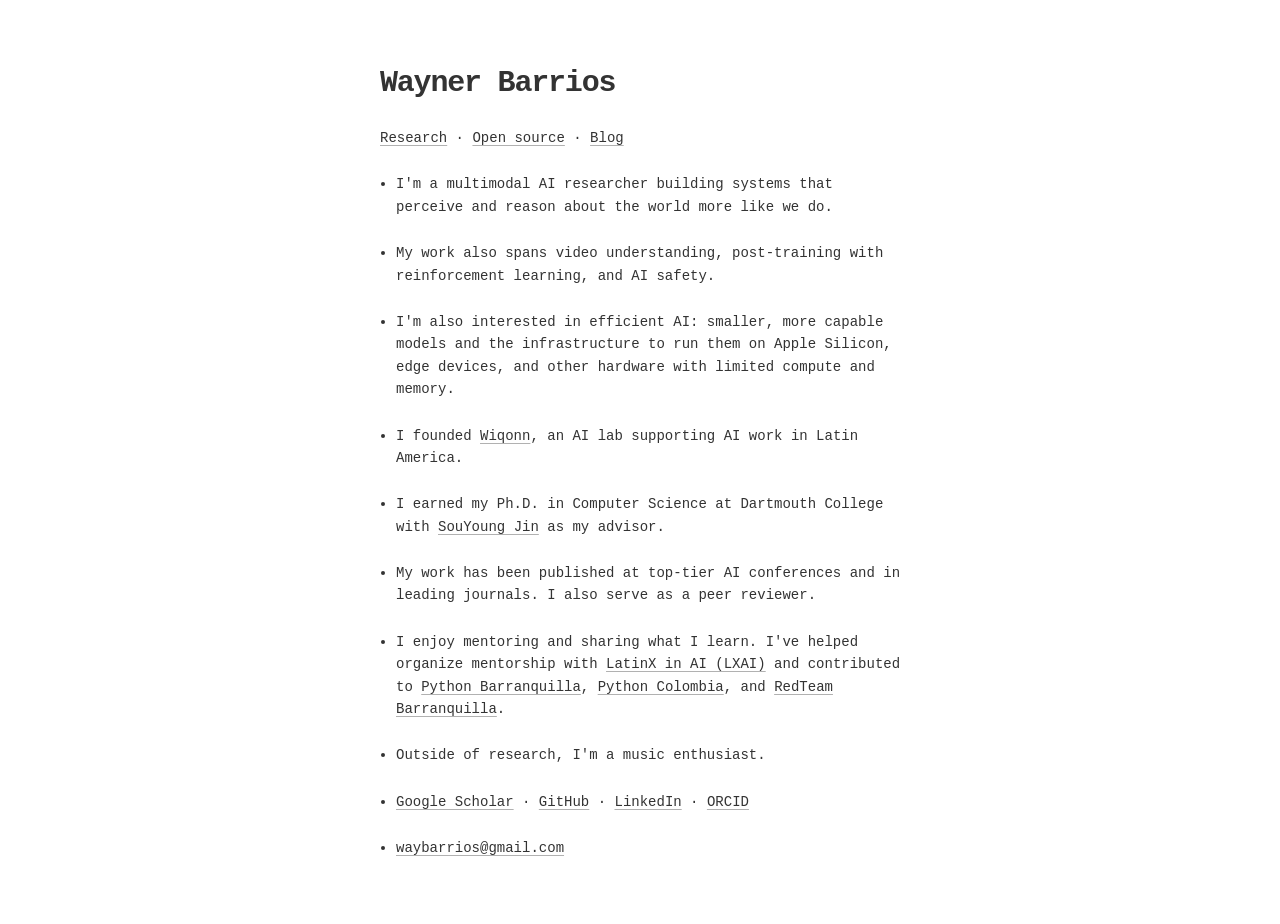
<file: index.html>
<!DOCTYPE html>
<html lang="en">
<head>
  <meta charset="utf-8">
  <meta name="viewport" content="width=device-width, initial-scale=1">
  <meta name="description" content="Wayner Barrios, multimodal AI researcher and Dartmouth Ph.D. Explore research in video understanding, reasoning, and efficient AI inference.">
  <meta name="author" content="Wayner Barrios">
  <meta name="robots" content="index, follow">
  <meta name="color-scheme" content="light">
  <meta name="theme-color" content="#ffffff">
  <link rel="canonical" href="https://waybarrios.com/">
  <meta property="og:type" content="website">
  <meta property="og:url" content="https://waybarrios.com/">
  <meta property="og:locale" content="en_US">
  <meta property="og:site_name" content="Wayner Barrios">
  <meta property="og:title" content="Wayner Barrios | Multimodal AI Researcher">
  <meta property="og:description" content="Wayner Barrios, multimodal AI researcher and Dartmouth Ph.D. Explore research in video understanding, reasoning, and efficient AI inference.">
  <meta property="og:image" content="https://waybarrios.com/img/og.jpg">
  <meta property="og:image:width" content="1200">
  <meta property="og:image:height" content="630">
  <meta property="og:image:alt" content="Wayner Barrios — AI researcher working on multimodal reasoning and video understanding">
  <meta name="twitter:card" content="summary_large_image">
  <meta name="twitter:title" content="Wayner Barrios | Multimodal AI Researcher">
  <meta name="twitter:description" content="Wayner Barrios, multimodal AI researcher and Dartmouth Ph.D. Explore research in video understanding, reasoning, and efficient AI inference.">
  <meta name="twitter:image" content="https://waybarrios.com/img/og.jpg">
  <title>Wayner Barrios | Multimodal AI Researcher</title>
  <link rel="icon" type="image/svg+xml" href="favicon.svg?v=07017545d8dc">
  <link rel="apple-touch-icon" href="img/icon-192.png?v=5dea2904ea7c">
  <link rel="manifest" href="site.webmanifest?v=6d5086e2dfb7">
  <link rel="stylesheet" href="style.css?v=1cbe1515768d">
  <script type="application/ld+json">
    {
      "@context": "https://schema.org",
      "@graph": [
        {
          "@type": "WebSite",
          "@id": "https://waybarrios.com/#website",
          "url": "https://waybarrios.com/",
          "name": "Wayner Barrios",
          "inLanguage": "en"
        },
        {
          "@type": "ProfilePage",
          "@id": "https://waybarrios.com/#profile",
          "url": "https://waybarrios.com/",
          "name": "Wayner Barrios | Multimodal AI Researcher",
          "inLanguage": "en",
          "isPartOf": {
            "@id": "https://waybarrios.com/#website"
          },
          "mainEntity": {
            "@id": "https://waybarrios.com/#wayner"
          },
          "mentions": [
            {
              "@id": "https://arxiv.org/abs/2603.13099#article"
            },
            {
              "@id": "https://arxiv.org/abs/2601.19139#article"
            },
            {
              "@id": "https://arxiv.org/abs/2506.01850#article"
            }
          ]
        },
        {
          "@type": "Person",
          "@id": "https://waybarrios.com/#wayner",
          "name": "Wayner Barrios",
          "url": "https://waybarrios.com/",
          "image": "https://waybarrios.com/img/me.webp",
          "jobTitle": "Multimodal AI Researcher",
          "description": "AI researcher working on multimodal reasoning, video understanding, and efficient inference systems.",
          "alumniOf": [
            {
              "@type": "CollegeOrUniversity",
              "name": "Dartmouth College",
              "sameAs": "https://www.dartmouth.edu/"
            },
            {
              "@type": "CollegeOrUniversity",
              "name": "Universidad del Norte",
              "sameAs": "https://www.uninorte.edu.co/"
            }
          ],
          "memberOf": {
            "@type": "Organization",
            "name": "Wiqonn",
            "url": "https://www.wiqonn.com/"
          },
          "sameAs": [
            "https://github.com/waybarrios",
            "https://www.linkedin.com/in/waybarrios/",
            "https://scholar.google.com.co/citations?user=MPJZRmsAAAAJ&hl=en",
            "https://orcid.org/0009-0005-1013-5130"
          ],
          "knowsAbout": [
            "Multimodal artificial intelligence",
            "Video understanding",
            "Multimodal reasoning",
            "Large language model inference",
            "Reinforcement learning post-training",
            "Efficient AI systems"
          ],
          "knowsLanguage": [
            "en",
            "es"
          ],
          "nationality": {
            "@type": "Country",
            "name": "Colombia"
          },
          "mainEntityOfPage": {
            "@id": "https://waybarrios.com/#profile"
          }
        },
        {
          "@type": "ScholarlyArticle",
          "headline": "Beyond Final Answers: CRYSTAL Benchmark for Transparent Multimodal Reasoning Evaluation",
          "url": "https://arxiv.org/abs/2603.13099",
          "author": [
            {
              "@type": "Person",
              "name": "Wayner Barrios",
              "@id": "https://waybarrios.com/#wayner"
            },
            {
              "@type": "Person",
              "name": "SouYoung Jin"
            }
          ],
          "datePublished": "2026",
          "isPartOf": {
            "@type": "CreativeWork",
            "name": "ECCV 2026 Proceedings"
          },
          "identifier": [
            {
              "@type": "PropertyValue",
              "propertyID": "arXiv",
              "value": "2603.13099"
            }
          ],
          "@id": "https://arxiv.org/abs/2603.13099#article",
          "abstract": "CRYSTAL evaluates every step of multimodal reasoning, with 6,372 instances and a process-reward training method for more consistent reasoning traces."
        },
        {
          "@type": "ScholarlyArticle",
          "headline": "Native LLM and MLLM Inference at Scale on Apple Silicon",
          "url": "https://arxiv.org/abs/2601.19139",
          "author": [
            {
              "@type": "Person",
              "name": "Wayner Barrios",
              "@id": "https://waybarrios.com/#wayner"
            }
          ],
          "datePublished": "2026",
          "isPartOf": {
            "@type": "WebSite",
            "name": "arXiv",
            "url": "https://arxiv.org/"
          },
          "identifier": [
            {
              "@type": "PropertyValue",
              "propertyID": "arXiv",
              "value": "2601.19139"
            }
          ],
          "@id": "https://arxiv.org/abs/2601.19139#article",
          "abstract": "An MLX inference engine for Apple Silicon, combining continuous batching and multimodal prefix caching for faster LLM and MLLM serving."
        },
        {
          "@type": "ScholarlyArticle",
          "headline": "MoDA: Modulation Adapter for Fine-Grained Visual Grounding in Instructional MLLMs",
          "url": "https://arxiv.org/abs/2506.01850",
          "author": [
            {
              "@type": "Person",
              "name": "Wayner Barrios",
              "@id": "https://waybarrios.com/#wayner"
            },
            {
              "@type": "Person",
              "name": "A. Villa"
            },
            {
              "@type": "Person",
              "name": "J. L. Alcázar"
            },
            {
              "@type": "Person",
              "name": "SouYoung Jin"
            },
            {
              "@type": "Person",
              "name": "B. Ghanem"
            }
          ],
          "datePublished": "2025",
          "isPartOf": {
            "@type": "CreativeWork",
            "name": "ICML 2026 Proceedings"
          },
          "identifier": [
            {
              "@type": "PropertyValue",
              "propertyID": "arXiv",
              "value": "2506.01850"
            }
          ],
          "@id": "https://arxiv.org/abs/2506.01850#article",
          "abstract": "MoDA improves fine-grained visual grounding by modulating model channels with instructions, with less than 1% additional FLOPs."
        }
      ]
    }
  </script>
</head>
<body>
  <a class="skip-link" href="#main">Skip to content</a>
  <main class="profile" id="main" aria-labelledby="page-title">
    <h1 id="page-title">Wayner Barrios</h1>
    <nav class="profile-navigation" aria-label="Explore my work"><a href="/research/">Research</a> · <a href="/open-source/">Open source</a> · <a href="/blog/">Blog</a></nav>
    <ul class="profile-list" id="about">
      <li>
        <p>I'm a multimodal AI researcher building systems that perceive and reason about the world more like we do.</p>
      </li>
      <li id="research">
        <p>My work also spans video understanding, post-training with reinforcement learning, and AI safety.</p>
      </li>
      <li id="projects">
        <p>I'm also interested in efficient AI: smaller, more capable models and the infrastructure to run them on Apple Silicon, edge devices, and other hardware with limited compute and memory.</p>
      </li>
      <li>
        <p>I founded <a href="https://www.wiqonn.com/">Wiqonn</a>, an AI lab supporting AI work in Latin America.</p>
      </li>
      <li>
        <p>I earned my Ph.D. in Computer Science at Dartmouth College with <a href="https://souyoungjin.github.io/">SouYoung Jin</a> as my advisor.</p>
      </li>
      <li>
        <p>My work has been published at top-tier AI conferences and in leading journals. I also serve as a peer reviewer.</p>
      </li>
      <li id="community">
        <p>I enjoy mentoring and sharing what I learn. I've helped organize mentorship with <a href="https://www.latinxinai.org/icml-2022">LatinX in AI (LXAI)</a> and contributed to <a href="https://pybaq.co/nosotros/">Python Barranquilla</a>, <a href="https://python.org.co/">Python Colombia</a>, and <a href="https://redteambq.co/">RedTeam Barranquilla</a>.</p>
      </li>
      <li>
        <p>Outside of research, I'm a music enthusiast.</p>
      </li>
      <li>
        <nav aria-label="Profile links"><a href="https://scholar.google.com.co/citations?user=MPJZRmsAAAAJ&amp;hl=en">Google Scholar</a> · <a href="https://github.com/waybarrios">GitHub</a> · <a href="https://www.linkedin.com/in/waybarrios/">LinkedIn</a> · <a href="https://orcid.org/0009-0005-1013-5130">ORCID</a></nav>
      </li>
      <li>
        <!--email_off--><a href="mailto:waybarrios@gmail.com">waybarrios@gmail.com</a><!--/email_off-->
      </li>
    </ul>
  </main>
</body>
</html>
</file>
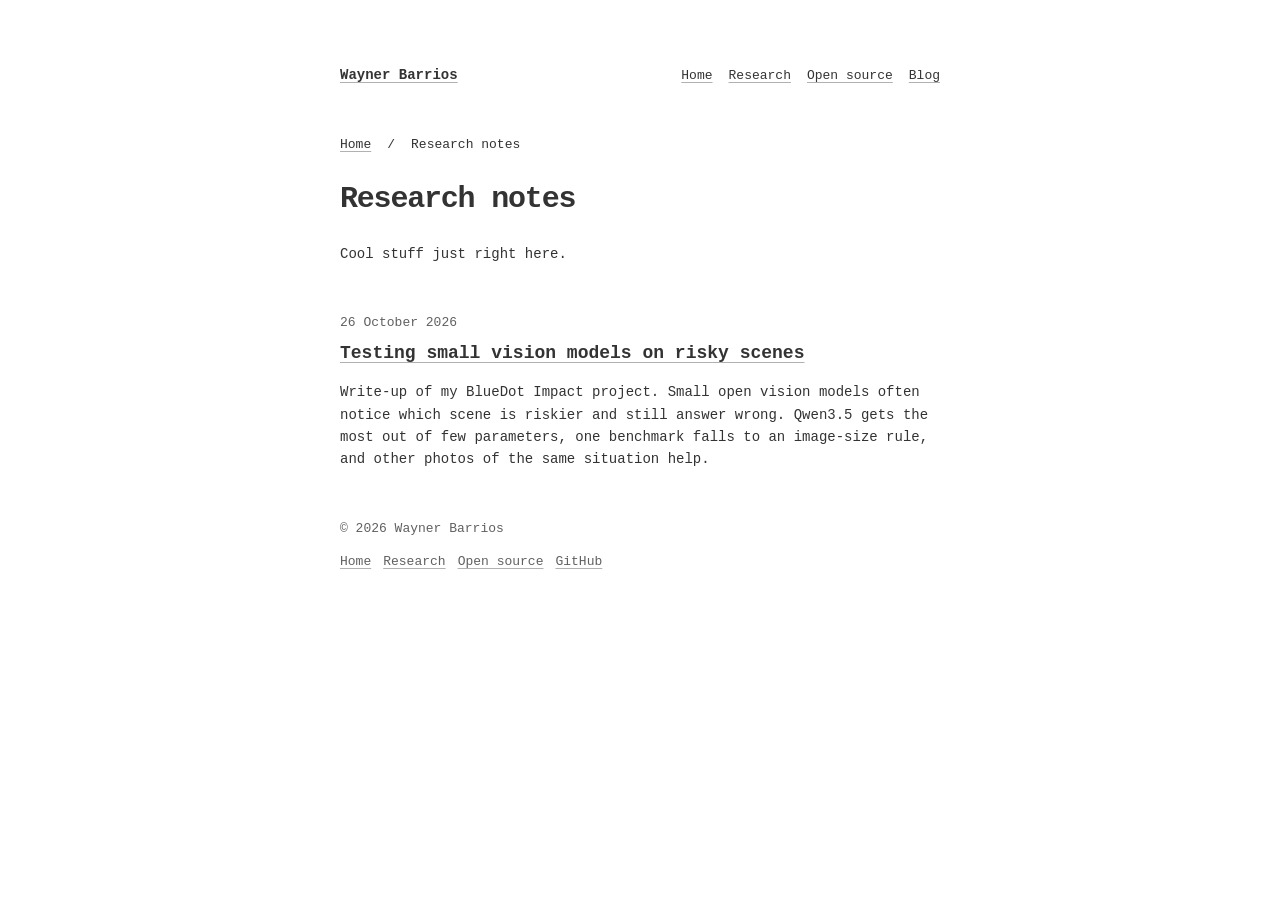
<file: blog/index.html>
<!DOCTYPE html>
<html lang="en">
<head>
  <meta charset="utf-8">
  <meta name="viewport" content="width=device-width, initial-scale=1">
  <meta name="description" content="Research and systems notes by Wayner Barrios on efficient AI inference, CUDA and multimodal learning.">
  <meta name="author" content="Wayner Barrios">
  <meta name="color-scheme" content="light">
  <meta name="theme-color" content="#ffffff">
  <link rel="canonical" href="https://waybarrios.com/blog/">
  <title>Research notes | Wayner Barrios</title>
  <link rel="icon" type="image/svg+xml" href="/favicon.svg?v=07017545d8dc">
  <link rel="apple-touch-icon" href="/img/icon-192.png?v=5dea2904ea7c">
  <link rel="manifest" href="/site.webmanifest?v=6d5086e2dfb7">
  <link rel="stylesheet" href="/style.css?v=1cbe1515768d">
</head>
<body>
  <a class="skip-link" href="#main">Skip to content</a>
  <header class="site-header"><a class="wordmark" href="/">Wayner Barrios</a><nav aria-label="Primary navigation"><a href="/">Home</a><a href="/research/">Research</a><a href="/open-source/">Open source</a><a href="/blog/" aria-current="page">Blog</a></nav></header>
  <main id="main">
    <header class="page-intro"><nav class="breadcrumbs" aria-label="Breadcrumb"><a href="/">Home</a><span aria-hidden="true">/</span><span aria-current="page">Research notes</span></nav><h1>Research notes</h1><p>Cool stuff just right here.</p></header>
    <article class="publication"><p class="publication-meta"><time datetime="2026-10-26">26 October 2026</time></p><h2><a href="/blog/risky-scenes-small-vlms/">Testing small vision models on risky scenes</a></h2><p>Write-up of my BlueDot Impact project. Small open vision models often notice which scene is riskier and still answer wrong. Qwen3.5 gets the most out of few parameters, one benchmark falls to an image-size rule, and other photos of the same situation help.</p></article>
  </main>
  <footer class="site-footer"><p>© 2026 Wayner Barrios</p><div><a href="/">Home</a><a href="/research/">Research</a><a href="/open-source/">Open source</a><a href="https://github.com/waybarrios">GitHub</a></div></footer>
</body>
</html>
</file>
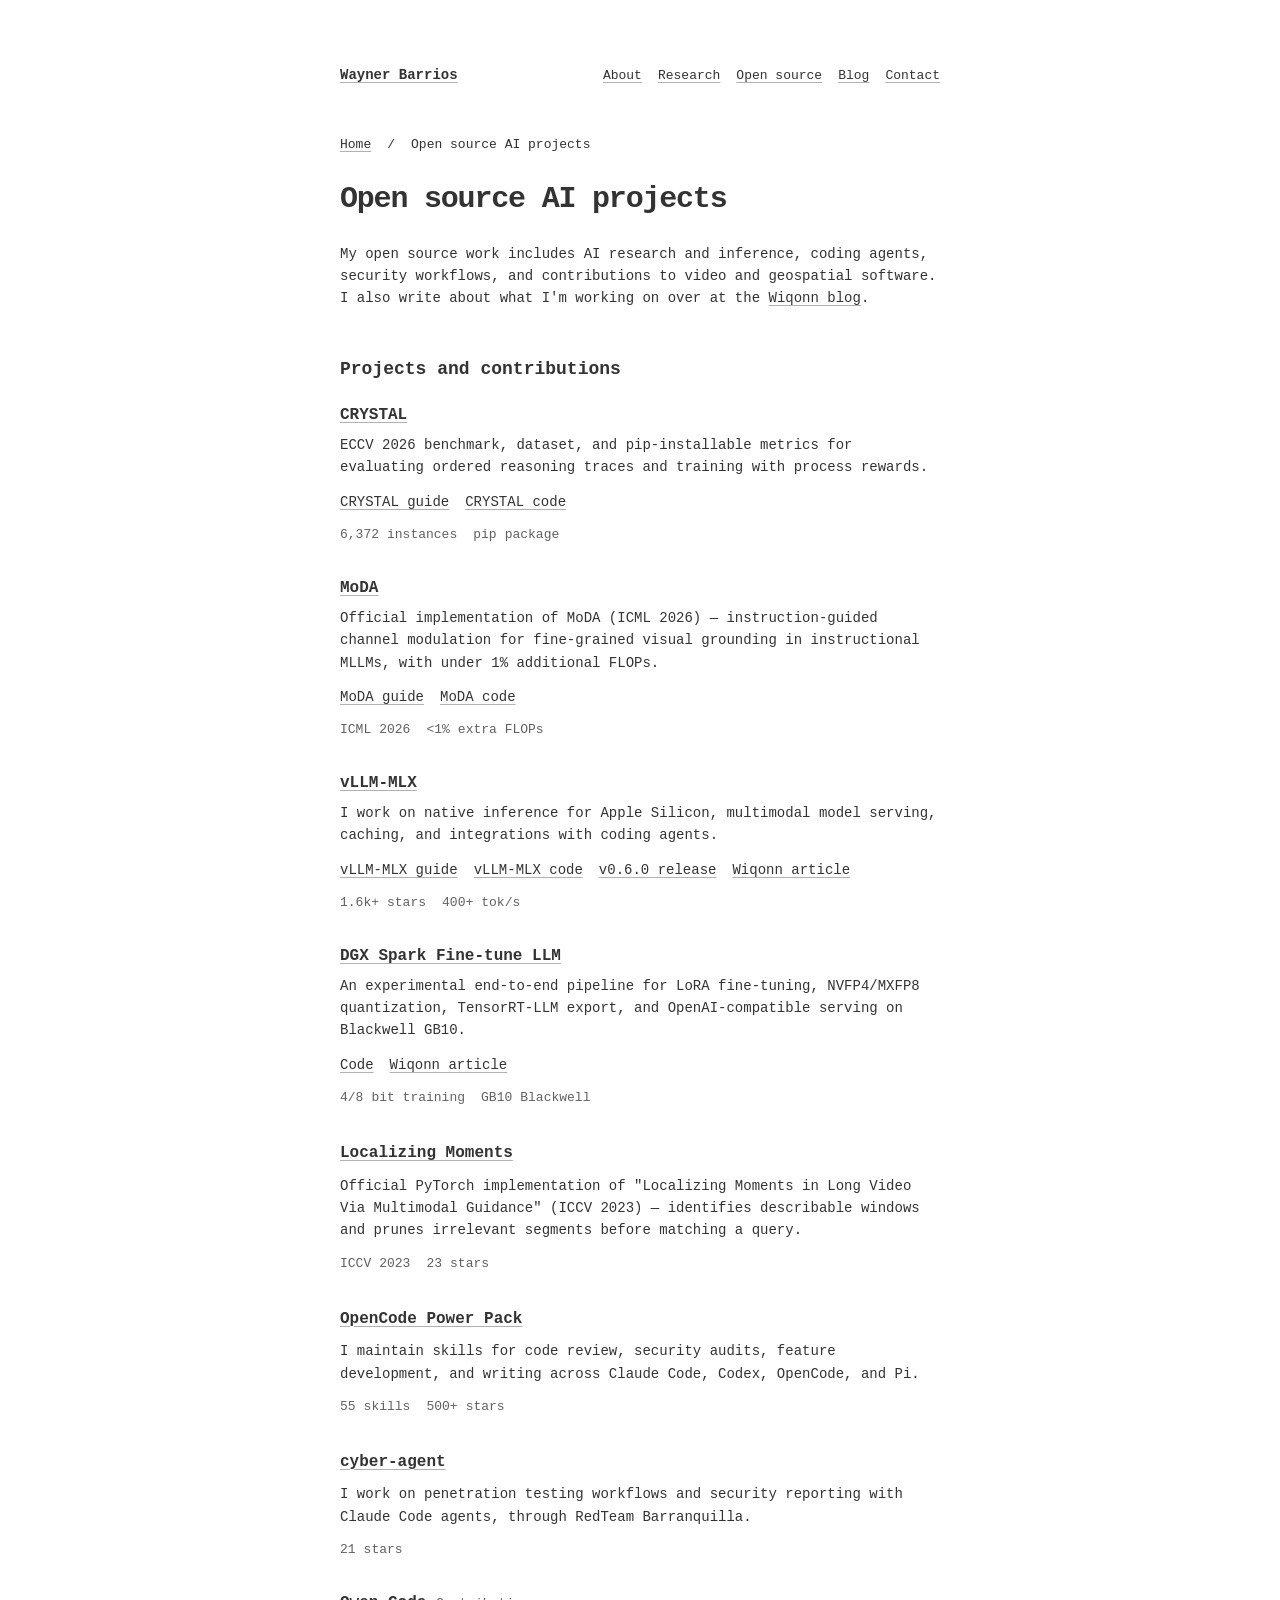
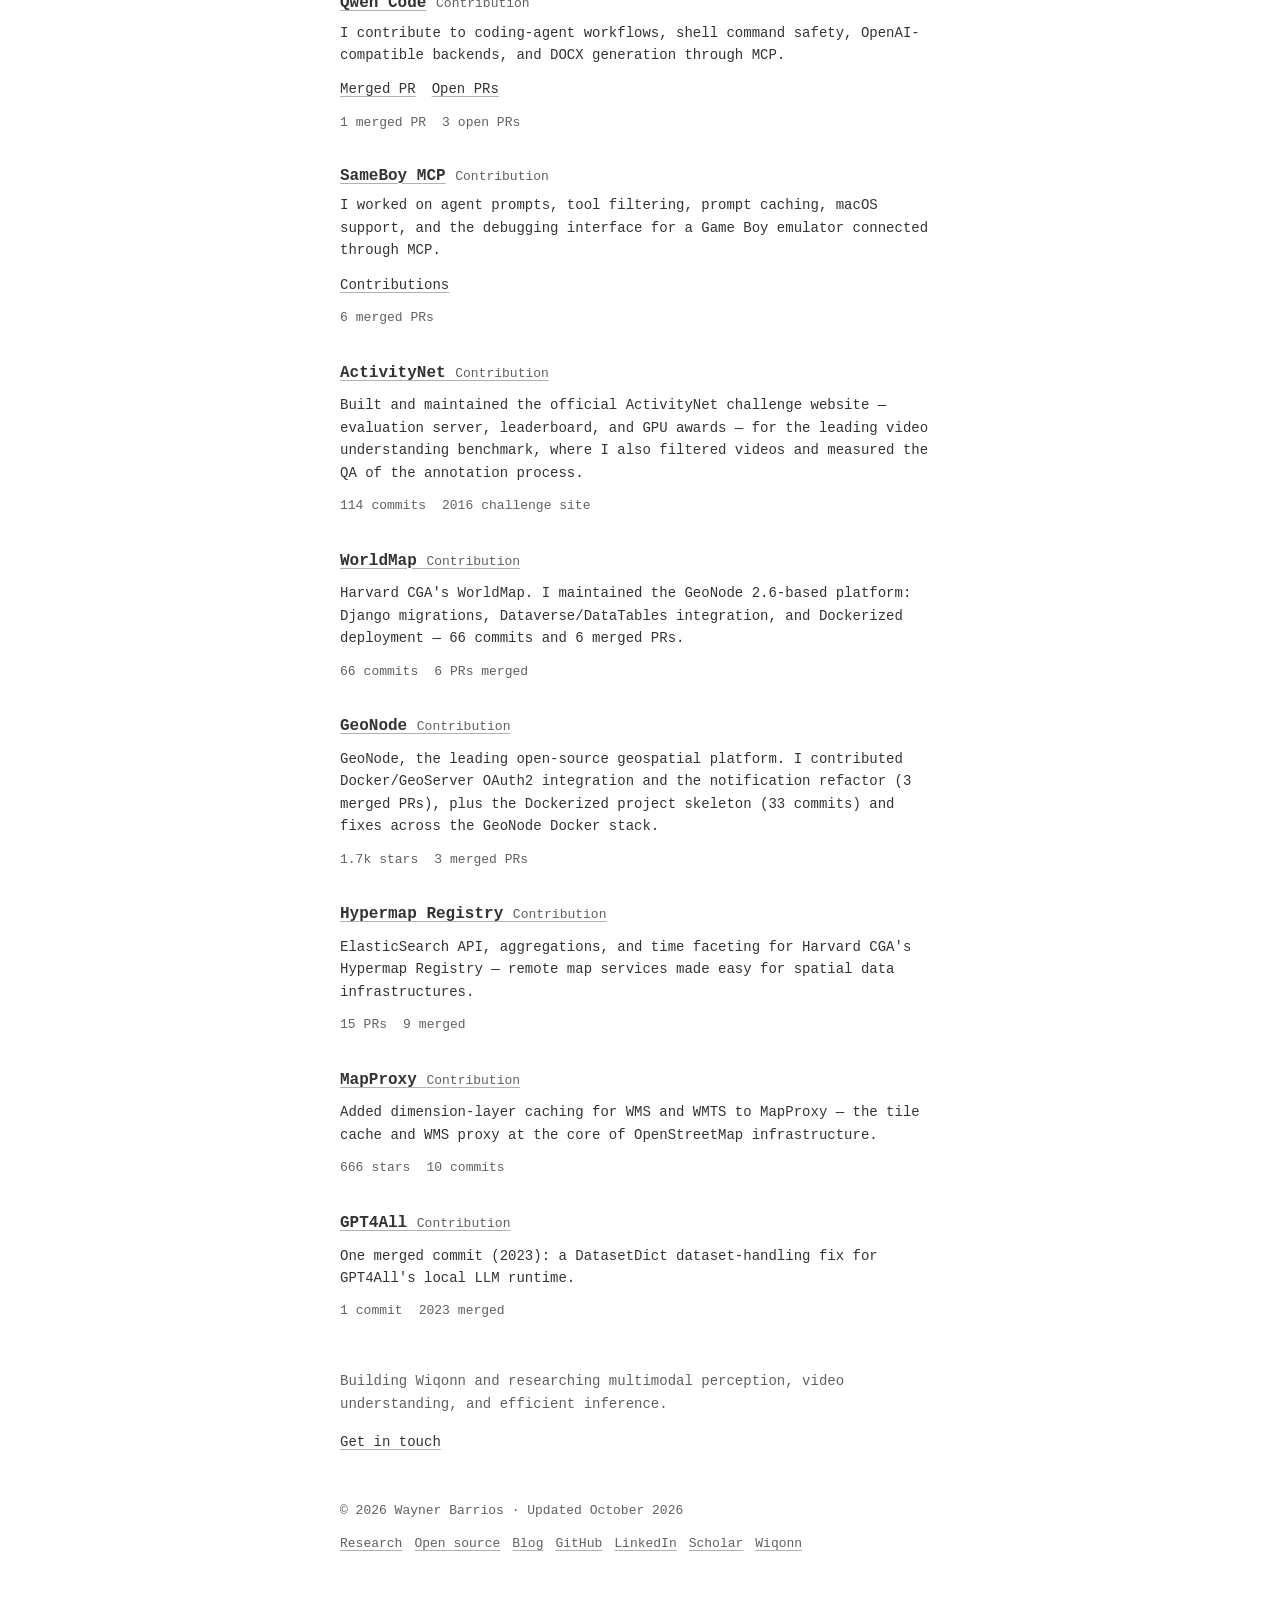
<file: open-source/index.html>
<!DOCTYPE html>
<html lang="en">
<head>
  <meta charset="utf-8">
  <meta name="viewport" content="width=device-width, initial-scale=1">
  <meta name="description" content="Explore open source AI projects and contributions by Wayner Barrios, including vLLM-MLX, CRYSTAL, MoDA, and tools for inference and model training.">
  <meta name="author" content="Wayner Barrios">
  <meta name="robots" content="index, follow">
  <meta name="color-scheme" content="light">
  <meta name="theme-color" content="#ffffff">
  <link rel="canonical" href="https://waybarrios.com/open-source/">
  <meta property="og:type" content="website">
  <meta property="og:url" content="https://waybarrios.com/open-source/">
  <meta property="og:locale" content="en_US">
  <meta property="og:site_name" content="Wayner Barrios">
  <meta property="og:title" content="Open Source AI Projects | Wayner Barrios">
  <meta property="og:description" content="Explore open source AI projects and contributions by Wayner Barrios, including vLLM-MLX, CRYSTAL, MoDA, and tools for inference and model training.">
  <meta property="og:image" content="https://waybarrios.com/img/og.jpg">
  <meta property="og:image:width" content="1200">
  <meta property="og:image:height" content="630">
  <meta property="og:image:alt" content="Wayner Barrios — AI researcher working on multimodal reasoning and video understanding">
  <meta name="twitter:card" content="summary_large_image">
  <meta name="twitter:title" content="Open Source AI Projects | Wayner Barrios">
  <meta name="twitter:description" content="Explore open source AI projects and contributions by Wayner Barrios, including vLLM-MLX, CRYSTAL, MoDA, and tools for inference and model training.">
  <meta name="twitter:image" content="https://waybarrios.com/img/og.jpg">
  <title>Open Source AI Projects | Wayner Barrios</title>
  <link rel="icon" type="image/svg+xml" href="/favicon.svg?v=07017545d8dc">
  <link rel="apple-touch-icon" href="/img/icon-192.png?v=5dea2904ea7c">
  <link rel="manifest" href="/site.webmanifest?v=6d5086e2dfb7">
  <link rel="stylesheet" href="/style.css?v=1cbe1515768d">
  <script type="application/ld+json">
    {
      "@context": "https://schema.org",
      "@graph": [
        {
          "@type": "WebSite",
          "@id": "https://waybarrios.com/#website",
          "url": "https://waybarrios.com/",
          "name": "Wayner Barrios",
          "inLanguage": "en"
        },
        {
          "@type": "CollectionPage",
          "@id": "https://waybarrios.com/open-source/#page",
          "url": "https://waybarrios.com/open-source/",
          "name": "Open Source AI Projects | Wayner Barrios",
          "description": "Explore open source AI projects and contributions by Wayner Barrios, including vLLM-MLX, CRYSTAL, MoDA, and tools for inference and model training.",
          "inLanguage": "en",
          "isPartOf": {
            "@id": "https://waybarrios.com/#website"
          },
          "about": {
            "@id": "https://waybarrios.com/#wayner"
          },
          "mainEntity": {
            "@id": "https://waybarrios.com/open-source/#list"
          },
          "breadcrumb": {
            "@id": "https://waybarrios.com/open-source/#breadcrumbs"
          }
        },
        {
          "@type": "Person",
          "@id": "https://waybarrios.com/#wayner",
          "name": "Wayner Barrios",
          "url": "https://waybarrios.com/",
          "image": "https://waybarrios.com/img/me.webp",
          "jobTitle": "Multimodal AI Researcher",
          "description": "AI researcher working on multimodal reasoning, video understanding, and efficient inference systems.",
          "alumniOf": [
            {
              "@type": "CollegeOrUniversity",
              "name": "Dartmouth College",
              "sameAs": "https://www.dartmouth.edu/"
            },
            {
              "@type": "CollegeOrUniversity",
              "name": "Universidad del Norte",
              "sameAs": "https://www.uninorte.edu.co/"
            }
          ],
          "memberOf": {
            "@type": "Organization",
            "name": "Wiqonn",
            "url": "https://www.wiqonn.com/"
          },
          "sameAs": [
            "https://github.com/waybarrios",
            "https://www.linkedin.com/in/waybarrios/",
            "https://scholar.google.com.co/citations?user=MPJZRmsAAAAJ&hl=en",
            "https://orcid.org/0009-0005-1013-5130"
          ],
          "knowsAbout": [
            "Multimodal artificial intelligence",
            "Video understanding",
            "Multimodal reasoning",
            "Large language model inference",
            "Reinforcement learning post-training",
            "Efficient AI systems"
          ],
          "knowsLanguage": [
            "en",
            "es"
          ],
          "nationality": {
            "@type": "Country",
            "name": "Colombia"
          },
          "mainEntityOfPage": {
            "@id": "https://waybarrios.com/#profile"
          }
        },
        {
          "@type": "BreadcrumbList",
          "@id": "https://waybarrios.com/open-source/#breadcrumbs",
          "itemListElement": [
            {
              "@type": "ListItem",
              "position": 1,
              "name": "Home",
              "item": "https://waybarrios.com/"
            },
            {
              "@type": "ListItem",
              "position": 2,
              "name": "Open source AI projects",
              "item": "https://waybarrios.com/open-source/"
            }
          ]
        },
        {
          "@type": "ItemList",
          "@id": "https://waybarrios.com/open-source/#list",
          "name": "Open source AI projects",
          "numberOfItems": 15,
          "itemListElement": [
            {
              "@type": "ListItem",
              "position": 1,
              "item": {
                "@type": "SoftwareSourceCode",
                "name": "CRYSTAL",
                "url": "https://waybarrios.com/projects/crystal/",
                "codeRepository": "https://github.com/SEE-AI-Lab/crystal",
                "description": "ECCV 2026 benchmark, dataset, and pip-installable metrics for evaluating ordered reasoning traces and training with process rewards."
              }
            },
            {
              "@type": "ListItem",
              "position": 2,
              "item": {
                "@type": "SoftwareSourceCode",
                "name": "MoDA",
                "url": "https://waybarrios.com/projects/moda/",
                "codeRepository": "https://github.com/waybarrios/MoDA",
                "description": "Official implementation of MoDA (ICML 2026) — instruction-guided channel modulation for fine-grained visual grounding in instructional MLLMs, with under 1% additional FLOPs."
              }
            },
            {
              "@type": "ListItem",
              "position": 3,
              "item": {
                "@type": "SoftwareSourceCode",
                "name": "vLLM-MLX",
                "url": "https://waybarrios.com/projects/vllm-mlx/",
                "codeRepository": "https://github.com/waybarrios/vllm-mlx",
                "description": "I work on native inference for Apple Silicon, multimodal model serving, caching, and integrations with coding agents.",
                "subjectOf": {
                  "@type": "BlogPosting",
                  "headline": "vLLM-MLX: Local LLM Benchmarks on Apple Silicon",
                  "url": "https://www.wiqonn.com/blog/vllm-mlx",
                  "author": {
                    "@id": "https://waybarrios.com/#wayner"
                  },
                  "publisher": {
                    "@type": "Organization",
                    "name": "Wiqonn",
                    "url": "https://www.wiqonn.com/"
                  }
                }
              }
            },
            {
              "@type": "ListItem",
              "position": 4,
              "item": {
                "@type": "SoftwareSourceCode",
                "name": "DGX Spark Fine-tune LLM",
                "url": "https://github.com/waybarrios/dgx-spark-finetune-llm",
                "codeRepository": "https://github.com/waybarrios/dgx-spark-finetune-llm",
                "description": "An experimental end-to-end pipeline for LoRA fine-tuning, NVFP4/MXFP8 quantization, TensorRT-LLM export, and OpenAI-compatible serving on Blackwell GB10.",
                "subjectOf": {
                  "@type": "BlogPosting",
                  "headline": "Fine-Tune LLMs on a DGX Spark: LoRA + NVFP4 in Practice",
                  "url": "https://www.wiqonn.com/blog/dgx-spark-finetune",
                  "author": {
                    "@id": "https://waybarrios.com/#wayner"
                  },
                  "publisher": {
                    "@type": "Organization",
                    "name": "Wiqonn",
                    "url": "https://www.wiqonn.com/"
                  }
                }
              }
            },
            {
              "@type": "ListItem",
              "position": 5,
              "item": {
                "@type": "SoftwareSourceCode",
                "name": "Localizing Moments",
                "url": "https://github.com/waybarrios/guidance-based-video-grounding",
                "codeRepository": "https://github.com/waybarrios/guidance-based-video-grounding",
                "description": "Official PyTorch implementation of \"Localizing Moments in Long Video Via Multimodal Guidance\" (ICCV 2023) — identifies describable windows and prunes irrelevant segments before matching a query."
              }
            },
            {
              "@type": "ListItem",
              "position": 6,
              "item": {
                "@type": "SoftwareSourceCode",
                "name": "OpenCode Power Pack",
                "url": "https://github.com/waybarrios/opencode-power-pack",
                "codeRepository": "https://github.com/waybarrios/opencode-power-pack",
                "description": "I maintain skills for code review, security audits, feature development, and writing across Claude Code, Codex, OpenCode, and Pi."
              }
            },
            {
              "@type": "ListItem",
              "item": {
                "@type": "SoftwareSourceCode",
                "name": "cyber-agent",
                "url": "https://github.com/waybarrios/cyber-agent",
                "codeRepository": "https://github.com/waybarrios/cyber-agent",
                "description": "I work on penetration testing workflows and security reporting with Claude Code agents, through RedTeam Barranquilla."
              },
              "position": 7
            },
            {
              "@type": "ListItem",
              "item": {
                "@type": "SoftwareSourceCode",
                "name": "Qwen Code",
                "url": "https://github.com/QwenLM/qwen-code",
                "codeRepository": "https://github.com/QwenLM/qwen-code",
                "description": "I contribute to coding-agent workflows, shell command safety, OpenAI-compatible backends, and DOCX generation through MCP."
              },
              "position": 8
            },
            {
              "@type": "ListItem",
              "item": {
                "@type": "SoftwareSourceCode",
                "name": "SameBoy MCP",
                "url": "https://github.com/huehuehuehueing/sameboy_mcp",
                "codeRepository": "https://github.com/huehuehuehueing/sameboy_mcp",
                "description": "I worked on agent prompts, tool filtering, prompt caching, macOS support, and the debugging interface for a Game Boy emulator connected through MCP."
              },
              "position": 9
            },
            {
              "@type": "ListItem",
              "position": 10,
              "item": {
                "@type": "SoftwareSourceCode",
                "name": "ActivityNet",
                "url": "https://github.com/activitynet/activitynet.github.io",
                "codeRepository": "https://github.com/activitynet/activitynet.github.io",
                "description": "Built and maintained the official ActivityNet challenge website — evaluation server, leaderboard, and GPU awards — for the leading video understanding benchmark, where I also filtered videos and measured the QA of the annotation process."
              }
            },
            {
              "@type": "ListItem",
              "position": 11,
              "item": {
                "@type": "SoftwareSourceCode",
                "name": "WorldMap",
                "url": "https://github.com/cga-harvard/worldmap",
                "codeRepository": "https://github.com/cga-harvard/worldmap",
                "description": "Harvard CGA's WorldMap. I maintained the GeoNode 2.6-based platform: Django migrations, Dataverse/DataTables integration, and Dockerized deployment — 66 commits and 6 merged PRs."
              }
            },
            {
              "@type": "ListItem",
              "position": 12,
              "item": {
                "@type": "SoftwareSourceCode",
                "name": "GeoNode",
                "url": "https://github.com/GeoNode/geonode",
                "codeRepository": "https://github.com/GeoNode/geonode",
                "description": "GeoNode, the leading open-source geospatial platform. I contributed Docker/GeoServer OAuth2 integration and the notification refactor (3 merged PRs), plus the Dockerized project skeleton (33 commits) and fixes across the GeoNode Docker stack."
              }
            },
            {
              "@type": "ListItem",
              "position": 13,
              "item": {
                "@type": "SoftwareSourceCode",
                "name": "Hypermap Registry",
                "url": "https://github.com/cga-harvard/Hypermap-Registry",
                "codeRepository": "https://github.com/cga-harvard/Hypermap-Registry",
                "description": "ElasticSearch API, aggregations, and time faceting for Harvard CGA's Hypermap Registry — remote map services made easy for spatial data infrastructures."
              }
            },
            {
              "@type": "ListItem",
              "position": 14,
              "item": {
                "@type": "SoftwareSourceCode",
                "name": "MapProxy",
                "url": "https://github.com/mapproxy/mapproxy",
                "codeRepository": "https://github.com/mapproxy/mapproxy",
                "description": "Added dimension-layer caching for WMS and WMTS to MapProxy — the tile cache and WMS proxy at the core of OpenStreetMap infrastructure."
              }
            },
            {
              "@type": "ListItem",
              "position": 15,
              "item": {
                "@type": "SoftwareSourceCode",
                "name": "GPT4All",
                "url": "https://github.com/nomic-ai/gpt4all",
                "codeRepository": "https://github.com/nomic-ai/gpt4all",
                "description": "One merged commit (2023): a DatasetDict dataset-handling fix for GPT4All's local LLM runtime."
              }
            }
          ]
        }
      ]
    }
  </script>
</head>
<body>
  <a class="skip-link" href="#main">Skip to content</a>
  <header class="site-header">
    <a class="wordmark" href="/" aria-label="Wayner Barrios, home">
      <span class="wordmark-label">Wayner Barrios</span>
    </a>
    <nav aria-label="Primary navigation">
      <a href="/#about">About</a><a href="/research/">Research</a><a href="/open-source/" class="is-active" aria-current="page">Open source</a><a href="/blog/">Blog</a><!--email_off--><a href="mailto:waybarrios@gmail.com">Contact</a><!--/email_off-->
    </nav>
  </header>

  <main id="main">
    <header class="page-intro">
      <nav class="breadcrumbs" aria-label="Breadcrumb"><a href="/">Home</a><span aria-hidden="true">/</span><span aria-current="page">Open source AI projects</span></nav>
      <h1 id="page-title">Open source AI projects</h1>
      <p>My open source work includes AI research and inference, coding agents, security workflows, and contributions to video and geospatial software. I also write about what I'm working on over at the <a href="https://www.wiqonn.com/blog" target="_blank" rel="noopener">Wiqonn blog</a>.</p>
    </header>
    <section class="content-section projects collection-section" id="projects" aria-labelledby="projects-title">
      <div class="section-heading"><h2 id="projects-title">Projects and contributions</h2></div>
      <div class="project-list">
        <article class="project"><div class="project-copy"><h3 class="project-name"><a href="/projects/crystal/">CRYSTAL</a></h3><p class="project-description">ECCV 2026 benchmark, dataset, and pip-installable metrics for evaluating ordered reasoning traces and training with process rewards.</p><div class="text-links"><a href="/projects/crystal/">CRYSTAL guide</a><a href="https://github.com/SEE-AI-Lab/crystal" target="_blank" rel="noopener">CRYSTAL code</a></div></div><span class="project-proof"><span class="project-stat" data-count="6372" data-format="comma">6,372</span><small>instances</small><span class="project-stat">pip</span><small>package</small></span></article>
        <article class="project"><div class="project-copy"><h3 class="project-name"><a href="/projects/moda/">MoDA</a></h3><p class="project-description">Official implementation of MoDA (ICML 2026) — instruction-guided channel modulation for fine-grained visual grounding in instructional MLLMs, with under 1% additional FLOPs.</p><div class="text-links"><a href="/projects/moda/">MoDA guide</a><a href="https://github.com/waybarrios/MoDA" target="_blank" rel="noopener">MoDA code</a></div></div><span class="project-proof"><span class="project-stat">ICML</span><small>2026</small><span class="project-stat">&lt;1%</span><small>extra FLOPs</small></span></article>
        <article class="project"><div class="project-copy"><h3 class="project-name"><a href="/projects/vllm-mlx/">vLLM-MLX</a></h3><p class="project-description">I work on native inference for Apple Silicon, multimodal model serving, caching, and integrations with coding agents.</p><div class="text-links"><a href="/projects/vllm-mlx/">vLLM-MLX guide</a><a href="https://github.com/waybarrios/vllm-mlx" target="_blank" rel="noopener">vLLM-MLX code</a><a href="https://github.com/waybarrios/vllm-mlx/releases/tag/v0.6.0" target="_blank" rel="noopener">v0.6.0 release</a><a href="https://www.wiqonn.com/blog/vllm-mlx" target="_blank" rel="noopener">Wiqonn article</a></div></div><span class="project-proof"><span class="project-stat" data-count="1.6" data-format="decimal" data-suffix="k+">1.6k+</span><small>stars</small><span class="project-stat" data-count="400" data-suffix="+">400+</span><small>tok/s</small></span></article>
        <article class="project" id="dgx-spark">
          <div class="project-copy">
            <h3 class="project-name"><a href="https://github.com/waybarrios/dgx-spark-finetune-llm" target="_blank" rel="noopener">DGX Spark Fine-tune LLM</a></h3>
            <p class="project-description">An experimental end-to-end pipeline for LoRA fine-tuning, NVFP4/MXFP8 quantization, TensorRT-LLM export, and OpenAI-compatible serving on Blackwell GB10.</p>
            <div class="text-links"><a href="https://github.com/waybarrios/dgx-spark-finetune-llm" target="_blank" rel="noopener">Code</a><a href="https://www.wiqonn.com/blog/dgx-spark-finetune" target="_blank" rel="noopener">Wiqonn article</a></div>
          </div>
          <span class="project-proof"><span class="project-stat">4/8</span><small>bit training</small><span class="project-stat">GB10</span><small>Blackwell</small></span>
        </article>
        <a class="project" href="https://github.com/waybarrios/guidance-based-video-grounding" target="_blank" rel="noopener"><span class="project-copy"><span class="project-name">Localizing Moments</span><span class="project-description">Official PyTorch implementation of "Localizing Moments in Long Video Via Multimodal Guidance" (ICCV 2023) — identifies describable windows and prunes irrelevant segments before matching a query.</span></span><span class="project-proof"><span class="project-stat">ICCV</span><small>2023</small><span class="project-stat" data-count="23">23</span><small>stars</small></span></a>
        <a class="project" href="https://github.com/waybarrios/opencode-power-pack" target="_blank" rel="noopener"><span class="project-copy"><span class="project-name">OpenCode Power Pack</span><span class="project-description">I maintain skills for code review, security audits, feature development, and writing across Claude Code, Codex, OpenCode, and Pi.</span></span><span class="project-proof"><span class="project-stat" data-count="55">55</span><small>skills</small><span class="project-stat" data-count="500" data-suffix="+">500+</span><small>stars</small></span></a>
        <a class="project" id="cyber-agent" href="https://github.com/waybarrios/cyber-agent" target="_blank" rel="noopener"><span class="project-copy"><span class="project-name">cyber-agent</span><span class="project-description">I work on penetration testing workflows and security reporting with Claude Code agents, through RedTeam Barranquilla.</span></span><span class="project-proof"><span class="project-stat">21</span><small>stars</small></span></a>
        <article class="project" id="qwen-code">
          <div class="project-copy">
            <h3 class="project-name"><a href="https://github.com/QwenLM/qwen-code" target="_blank" rel="noopener">Qwen Code</a> <span class="project-tag">Contribution</span></h3>
            <p class="project-description">I contribute to coding-agent workflows, shell command safety, OpenAI-compatible backends, and DOCX generation through MCP.</p>
            <div class="text-links"><a href="https://github.com/QwenLM/qwen-code/pull/12497" target="_blank" rel="noopener">Merged PR</a><a href="https://github.com/QwenLM/qwen-code/pulls?q=is%3Apr%20author%3Awaybarrios%20is%3Aopen" target="_blank" rel="noopener">Open PRs</a></div>
          </div>
          <span class="project-proof"><span class="project-stat">1</span><small>merged PR</small><span class="project-stat">3</span><small>open PRs</small></span>
        </article>
        <article class="project" id="sameboy-mcp">
          <div class="project-copy">
            <h3 class="project-name"><a href="https://github.com/huehuehuehueing/sameboy_mcp" target="_blank" rel="noopener">SameBoy MCP</a> <span class="project-tag">Contribution</span></h3>
            <p class="project-description">I worked on agent prompts, tool filtering, prompt caching, macOS support, and the debugging interface for a Game Boy emulator connected through MCP.</p>
            <div class="text-links"><a href="https://github.com/huehuehuehueing/sameboy_mcp/pulls?q=is%3Apr%20author%3Awaybarrios%20is%3Amerged" target="_blank" rel="noopener">Contributions</a></div>
          </div>
          <span class="project-proof"><span class="project-stat">6</span><small>merged PRs</small></span>
        </article>
        <a class="project" href="https://github.com/activitynet/activitynet.github.io" target="_blank" rel="noopener"><span class="project-copy"><span class="project-name">ActivityNet <span class="project-tag">Contribution</span></span><span class="project-description">Built and maintained the official ActivityNet challenge website — evaluation server, leaderboard, and GPU awards — for the leading video understanding benchmark, where I also filtered videos and measured the QA of the annotation process.</span></span><span class="project-proof"><span class="project-stat" data-count="114">114</span><small>commits</small><span class="project-stat">2016</span><small>challenge site</small></span></a>
        <a class="project" href="https://github.com/cga-harvard/worldmap" target="_blank" rel="noopener"><span class="project-copy"><span class="project-name">WorldMap <span class="project-tag">Contribution</span></span><span class="project-description">Harvard CGA's WorldMap. I maintained the GeoNode 2.6-based platform: Django migrations, Dataverse/DataTables integration, and Dockerized deployment — 66 commits and 6 merged PRs.</span></span><span class="project-proof"><span class="project-stat" data-count="66">66</span><small>commits</small><span class="project-stat" data-count="6">6</span><small>PRs merged</small></span></a>
        <a class="project" href="https://github.com/GeoNode/geonode" target="_blank" rel="noopener"><span class="project-copy"><span class="project-name">GeoNode <span class="project-tag">Contribution</span></span><span class="project-description">GeoNode, the leading open-source geospatial platform. I contributed Docker/GeoServer OAuth2 integration and the notification refactor (3 merged PRs), plus the Dockerized project skeleton (33 commits) and fixes across the GeoNode Docker stack.</span></span><span class="project-proof"><span class="project-stat" data-count="1.7" data-format="decimal" data-suffix="k">1.7k</span><small>stars</small><span class="project-stat" data-count="3">3</span><small>merged PRs</small></span></a>
        <a class="project" href="https://github.com/cga-harvard/Hypermap-Registry" target="_blank" rel="noopener"><span class="project-copy"><span class="project-name">Hypermap Registry <span class="project-tag">Contribution</span></span><span class="project-description">ElasticSearch API, aggregations, and time faceting for Harvard CGA's Hypermap Registry — remote map services made easy for spatial data infrastructures.</span></span><span class="project-proof"><span class="project-stat" data-count="15">15</span><small>PRs</small><span class="project-stat" data-count="9">9</span><small>merged</small></span></a>
        <a class="project" href="https://github.com/mapproxy/mapproxy" target="_blank" rel="noopener"><span class="project-copy"><span class="project-name">MapProxy <span class="project-tag">Contribution</span></span><span class="project-description">Added dimension-layer caching for WMS and WMTS to MapProxy — the tile cache and WMS proxy at the core of OpenStreetMap infrastructure.</span></span><span class="project-proof"><span class="project-stat" data-count="666">666</span><small>stars</small><span class="project-stat" data-count="10">10</span><small>commits</small></span></a>
        <a class="project" href="https://github.com/nomic-ai/gpt4all" target="_blank" rel="noopener"><span class="project-copy"><span class="project-name">GPT4All <span class="project-tag">Contribution</span></span><span class="project-description">One merged commit (2023): a DatasetDict dataset-handling fix for GPT4All's local LLM runtime.</span></span><span class="project-proof"><span class="project-stat" data-count="1">1</span><small>commit</small><span class="project-stat">2023</span><small>merged</small></span></a>
      </div>
    </section>
    <section class="availability" aria-label="Availability and contact">
      <p>Building Wiqonn and researching multimodal perception, video understanding, and efficient inference.</p>
      <!--email_off--><a href="mailto:waybarrios@gmail.com">Get in touch <svg class="arrow-icon" viewBox="0 0 16 16" aria-hidden="true" focusable="false"><path d="M4 12 12 4M6 4h6v6"/></svg></a><!--/email_off-->
    </section>
  </main>

  <footer class="site-footer"><p>© 2026 Wayner Barrios · Updated October 2026</p><div><a href="/research/">Research</a><a href="/open-source/">Open source</a><a href="/blog/">Blog</a><a href="https://github.com/waybarrios" target="_blank" rel="noopener">GitHub</a><a href="https://www.linkedin.com/in/waybarrios/" target="_blank" rel="noopener">LinkedIn</a><a href="https://scholar.google.com.co/citations?user=MPJZRmsAAAAJ&amp;hl=en" target="_blank" rel="noopener">Scholar</a><a href="https://www.wiqonn.com/" target="_blank" rel="noopener">Wiqonn</a></div></footer>
</body>
</html>
</file>
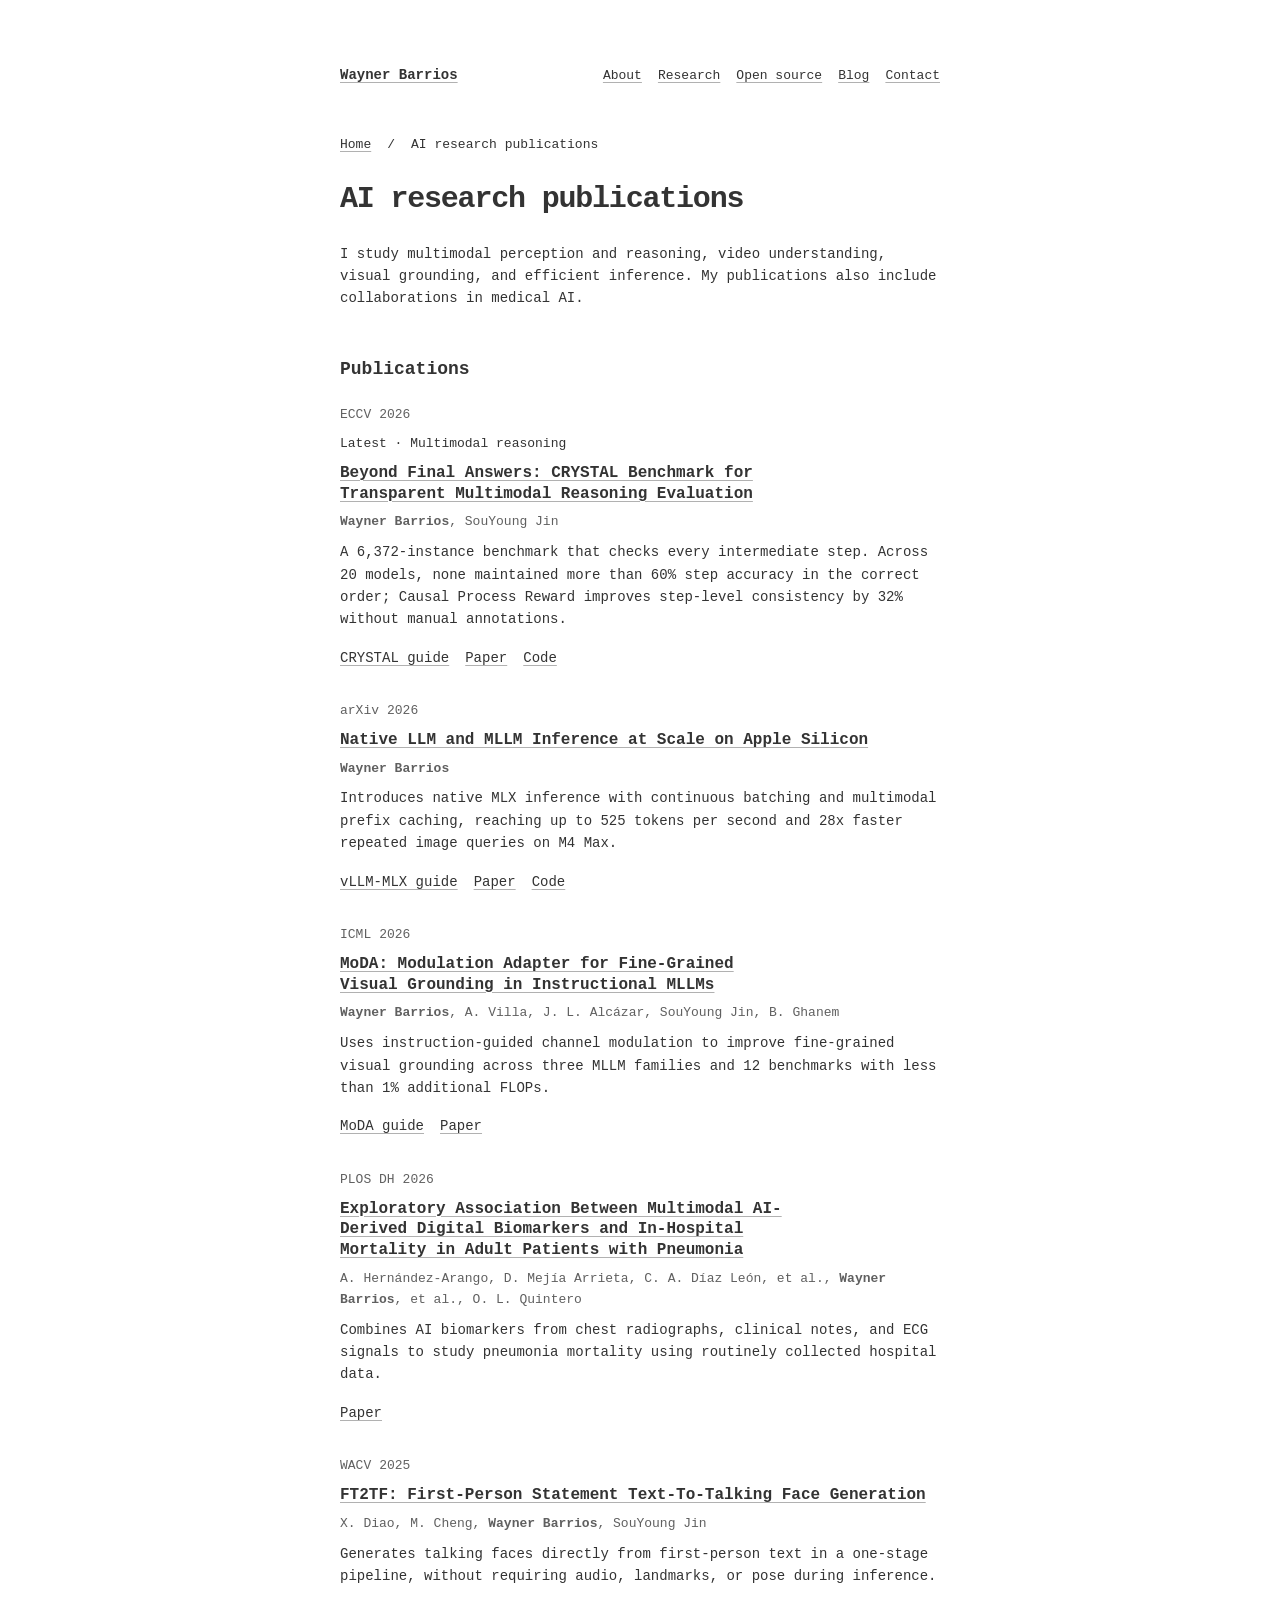
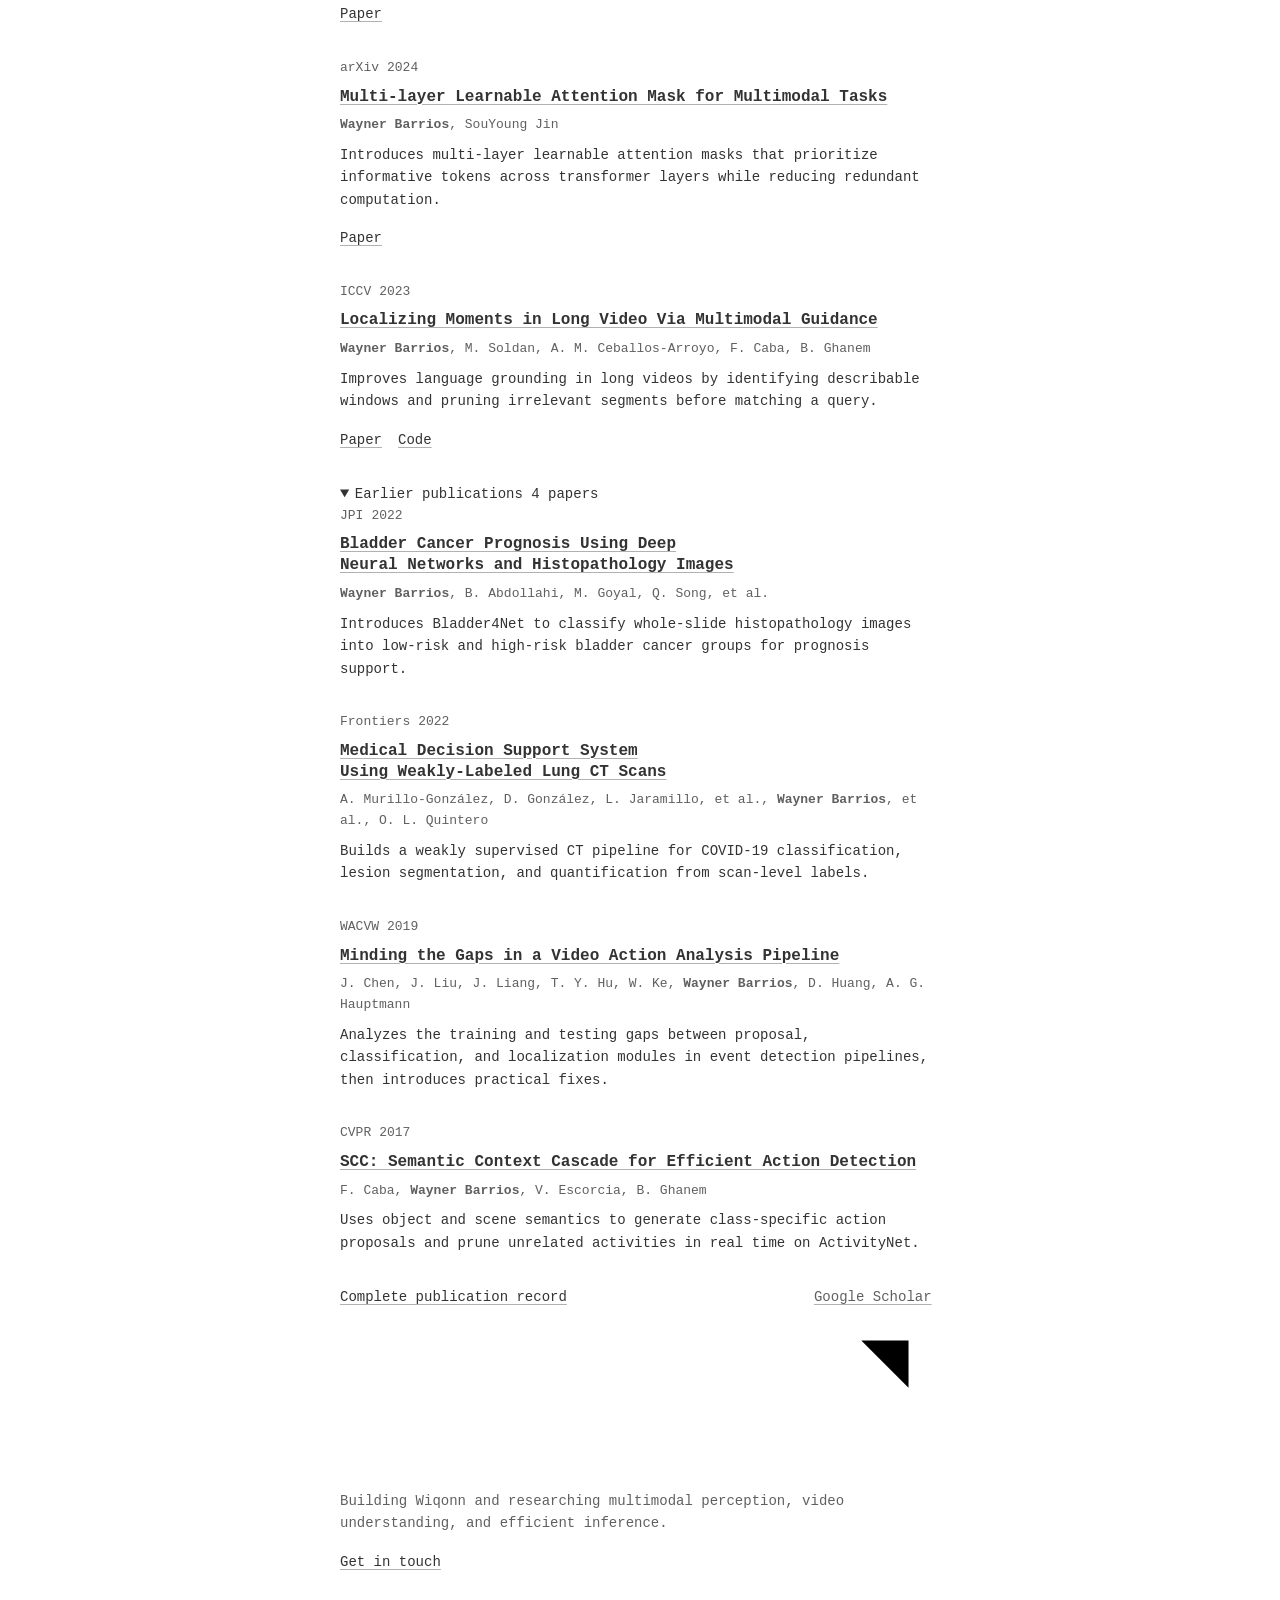
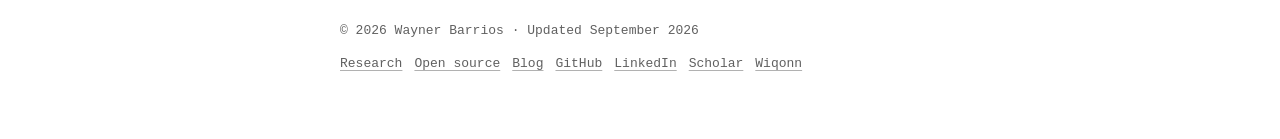
<file: research/index.html>
<!DOCTYPE html>
<html lang="en">
<head>
  <meta charset="utf-8">
  <meta name="viewport" content="width=device-width, initial-scale=1">
  <meta name="description" content="Explore AI research publications by Wayner Barrios on multimodal reasoning, video understanding, visual grounding, medical AI, and efficient inference.">
  <meta name="author" content="Wayner Barrios">
  <meta name="robots" content="index, follow">
  <meta name="color-scheme" content="light">
  <meta name="theme-color" content="#ffffff">
  <link rel="canonical" href="https://waybarrios.com/research/">
  <meta property="og:type" content="website">
  <meta property="og:url" content="https://waybarrios.com/research/">
  <meta property="og:locale" content="en_US">
  <meta property="og:site_name" content="Wayner Barrios">
  <meta property="og:title" content="AI Research Publications | Wayner Barrios">
  <meta property="og:description" content="Explore AI research publications by Wayner Barrios on multimodal reasoning, video understanding, visual grounding, medical AI, and efficient inference.">
  <meta property="og:image" content="https://waybarrios.com/img/og.jpg">
  <meta property="og:image:width" content="1200">
  <meta property="og:image:height" content="630">
  <meta property="og:image:alt" content="Wayner Barrios — AI researcher working on multimodal reasoning and video understanding">
  <meta name="twitter:card" content="summary_large_image">
  <meta name="twitter:title" content="AI Research Publications | Wayner Barrios">
  <meta name="twitter:description" content="Explore AI research publications by Wayner Barrios on multimodal reasoning, video understanding, visual grounding, medical AI, and efficient inference.">
  <meta name="twitter:image" content="https://waybarrios.com/img/og.jpg">
  <title>AI Research Publications | Wayner Barrios</title>
  <link rel="icon" type="image/svg+xml" href="/favicon.svg?v=07017545d8dc">
  <link rel="apple-touch-icon" href="/img/icon-192.png?v=5dea2904ea7c">
  <link rel="manifest" href="/site.webmanifest?v=6d5086e2dfb7">
  <link rel="stylesheet" href="/style.css?v=1cbe1515768d">
  <script type="application/ld+json">
    {
      "@context": "https://schema.org",
      "@graph": [
        {
          "@type": "WebSite",
          "@id": "https://waybarrios.com/#website",
          "url": "https://waybarrios.com/",
          "name": "Wayner Barrios",
          "inLanguage": "en"
        },
        {
          "@type": "CollectionPage",
          "@id": "https://waybarrios.com/research/#page",
          "url": "https://waybarrios.com/research/",
          "name": "AI Research Publications | Wayner Barrios",
          "description": "Explore AI research publications by Wayner Barrios on multimodal reasoning, video understanding, visual grounding, medical AI, and efficient inference.",
          "inLanguage": "en",
          "isPartOf": {
            "@id": "https://waybarrios.com/#website"
          },
          "about": {
            "@id": "https://waybarrios.com/#wayner"
          },
          "mainEntity": {
            "@id": "https://waybarrios.com/research/#list"
          },
          "breadcrumb": {
            "@id": "https://waybarrios.com/research/#breadcrumbs"
          }
        },
        {
          "@type": "Person",
          "@id": "https://waybarrios.com/#wayner",
          "name": "Wayner Barrios",
          "url": "https://waybarrios.com/",
          "image": "https://waybarrios.com/img/me.webp",
          "jobTitle": "Multimodal AI Researcher",
          "description": "AI researcher working on multimodal reasoning, video understanding, and efficient inference systems.",
          "alumniOf": [
            {
              "@type": "CollegeOrUniversity",
              "name": "Dartmouth College",
              "sameAs": "https://www.dartmouth.edu/"
            },
            {
              "@type": "CollegeOrUniversity",
              "name": "Universidad del Norte",
              "sameAs": "https://www.uninorte.edu.co/"
            }
          ],
          "memberOf": {
            "@type": "Organization",
            "name": "Wiqonn",
            "url": "https://www.wiqonn.com/"
          },
          "sameAs": [
            "https://github.com/waybarrios",
            "https://www.linkedin.com/in/waybarrios/",
            "https://scholar.google.com.co/citations?user=MPJZRmsAAAAJ&hl=en",
            "https://orcid.org/0009-0005-1013-5130"
          ],
          "knowsAbout": [
            "Multimodal artificial intelligence",
            "Video understanding",
            "Multimodal reasoning",
            "Large language model inference",
            "Reinforcement learning post-training",
            "Efficient AI systems"
          ],
          "knowsLanguage": [
            "en",
            "es"
          ],
          "nationality": {
            "@type": "Country",
            "name": "Colombia"
          },
          "mainEntityOfPage": {
            "@id": "https://waybarrios.com/#profile"
          }
        },
        {
          "@type": "BreadcrumbList",
          "@id": "https://waybarrios.com/research/#breadcrumbs",
          "itemListElement": [
            {
              "@type": "ListItem",
              "position": 1,
              "name": "Home",
              "item": "https://waybarrios.com/"
            },
            {
              "@type": "ListItem",
              "position": 2,
              "name": "AI research publications",
              "item": "https://waybarrios.com/research/"
            }
          ]
        },
        {
          "@type": "ItemList",
          "@id": "https://waybarrios.com/research/#list",
          "name": "AI research publications",
          "numberOfItems": 11,
          "itemListElement": [
            {
              "@type": "ListItem",
              "position": 1,
              "item": {
                "@type": "ScholarlyArticle",
                "headline": "Beyond Final Answers: CRYSTAL Benchmark for Transparent Multimodal Reasoning Evaluation",
                "url": "https://arxiv.org/abs/2603.13099",
                "author": [
                  {
                    "@type": "Person",
                    "name": "Wayner Barrios",
                    "@id": "https://waybarrios.com/#wayner"
                  },
                  {
                    "@type": "Person",
                    "name": "SouYoung Jin"
                  }
                ],
                "datePublished": "2026",
                "isPartOf": {
                  "@type": "CreativeWork",
                  "name": "ECCV 2026 Proceedings"
                },
                "identifier": [
                  {
                    "@type": "PropertyValue",
                    "propertyID": "arXiv",
                    "value": "2603.13099"
                  }
                ],
                "@id": "https://arxiv.org/abs/2603.13099#article",
                "abstract": "A 6,372-instance benchmark that checks every intermediate step. Across 20 models, none maintained more than 60% step accuracy in the correct order; Causal Process Reward improves step-level consistency by 32% without manual annotations."
              }
            },
            {
              "@type": "ListItem",
              "position": 2,
              "item": {
                "@type": "ScholarlyArticle",
                "headline": "Native LLM and MLLM Inference at Scale on Apple Silicon",
                "url": "https://arxiv.org/abs/2601.19139",
                "author": [
                  {
                    "@type": "Person",
                    "name": "Wayner Barrios",
                    "@id": "https://waybarrios.com/#wayner"
                  }
                ],
                "datePublished": "2026",
                "isPartOf": {
                  "@type": "WebSite",
                  "name": "arXiv",
                  "url": "https://arxiv.org/"
                },
                "identifier": [
                  {
                    "@type": "PropertyValue",
                    "propertyID": "arXiv",
                    "value": "2601.19139"
                  }
                ],
                "@id": "https://arxiv.org/abs/2601.19139#article",
                "abstract": "Introduces native MLX inference with continuous batching and multimodal prefix caching, reaching up to 525 tokens per second and 28x faster repeated image queries on M4 Max."
              }
            },
            {
              "@type": "ListItem",
              "position": 3,
              "item": {
                "@type": "ScholarlyArticle",
                "headline": "MoDA: Modulation Adapter for Fine-Grained Visual Grounding in Instructional MLLMs",
                "url": "https://arxiv.org/abs/2506.01850",
                "author": [
                  {
                    "@type": "Person",
                    "name": "Wayner Barrios",
                    "@id": "https://waybarrios.com/#wayner"
                  },
                  {
                    "@type": "Person",
                    "name": "A. Villa"
                  },
                  {
                    "@type": "Person",
                    "name": "J. L. Alcázar"
                  },
                  {
                    "@type": "Person",
                    "name": "SouYoung Jin"
                  },
                  {
                    "@type": "Person",
                    "name": "B. Ghanem"
                  }
                ],
                "datePublished": "2025",
                "isPartOf": {
                  "@type": "CreativeWork",
                  "name": "ICML 2026 Proceedings"
                },
                "identifier": [
                  {
                    "@type": "PropertyValue",
                    "propertyID": "arXiv",
                    "value": "2506.01850"
                  }
                ],
                "@id": "https://arxiv.org/abs/2506.01850#article",
                "abstract": "Uses instruction-guided channel modulation to improve fine-grained visual grounding across three MLLM families and 12 benchmarks with less than 1% additional FLOPs."
              }
            },
            {
              "@type": "ListItem",
              "position": 4,
              "item": {
                "@type": "ScholarlyArticle",
                "headline": "Exploratory Association Between Multimodal AI-Derived Digital Biomarkers and In-Hospital Mortality in Adult Patients with Pneumonia",
                "url": "https://journals.plos.org/digitalhealth/article?id=10.1371/journal.pdig.0000960",
                "author": [
                  {
                    "@type": "Person",
                    "name": "A. Hernández-Arango"
                  },
                  {
                    "@type": "Person",
                    "name": "D. Mejía Arrieta"
                  },
                  {
                    "@type": "Person",
                    "name": "C. A. Díaz León"
                  },
                  {
                    "@type": "Person",
                    "name": "Wayner Barrios",
                    "@id": "https://waybarrios.com/#wayner"
                  },
                  {
                    "@type": "Person",
                    "name": "O. L. Quintero"
                  }
                ],
                "datePublished": "2026",
                "isPartOf": {
                  "@type": "Periodical",
                  "name": "PLOS Digital Health"
                },
                "identifier": [
                  {
                    "@type": "PropertyValue",
                    "propertyID": "DOI",
                    "value": "10.1371/journal.pdig.0000960"
                  }
                ],
                "@id": "https://journals.plos.org/digitalhealth/article?id=10.1371/journal.pdig.0000960#article",
                "abstract": "Combines AI biomarkers from chest radiographs, clinical notes, and ECG signals to study pneumonia mortality using routinely collected hospital data."
              }
            },
            {
              "@type": "ListItem",
              "position": 5,
              "item": {
                "@type": "ScholarlyArticle",
                "headline": "FT2TF: First-Person Statement Text-To-Talking Face Generation",
                "url": "https://arxiv.org/abs/2312.05430",
                "author": [
                  {
                    "@type": "Person",
                    "name": "X. Diao"
                  },
                  {
                    "@type": "Person",
                    "name": "M. Cheng"
                  },
                  {
                    "@type": "Person",
                    "name": "Wayner Barrios",
                    "@id": "https://waybarrios.com/#wayner"
                  },
                  {
                    "@type": "Person",
                    "name": "SouYoung Jin"
                  }
                ],
                "datePublished": "2025",
                "isPartOf": {
                  "@type": "CreativeWork",
                  "name": "WACV 2025 Proceedings"
                },
                "identifier": [
                  {
                    "@type": "PropertyValue",
                    "propertyID": "arXiv",
                    "value": "2312.05430"
                  }
                ],
                "@id": "https://arxiv.org/abs/2312.05430#article",
                "abstract": "Generates talking faces directly from first-person text in a one-stage pipeline, without requiring audio, landmarks, or pose during inference."
              }
            },
            {
              "@type": "ListItem",
              "position": 6,
              "item": {
                "@type": "ScholarlyArticle",
                "headline": "Multi-layer Learnable Attention Mask for Multimodal Tasks",
                "url": "https://arxiv.org/abs/2406.02761",
                "author": [
                  {
                    "@type": "Person",
                    "name": "Wayner Barrios",
                    "@id": "https://waybarrios.com/#wayner"
                  },
                  {
                    "@type": "Person",
                    "name": "SouYoung Jin"
                  }
                ],
                "datePublished": "2024",
                "isPartOf": {
                  "@type": "WebSite",
                  "name": "arXiv",
                  "url": "https://arxiv.org/"
                },
                "identifier": [
                  {
                    "@type": "PropertyValue",
                    "propertyID": "arXiv",
                    "value": "2406.02761"
                  }
                ],
                "@id": "https://arxiv.org/abs/2406.02761#article",
                "abstract": "Introduces multi-layer learnable attention masks that prioritize informative tokens across transformer layers while reducing redundant computation."
              }
            },
            {
              "@type": "ListItem",
              "position": 7,
              "item": {
                "@type": "ScholarlyArticle",
                "headline": "Localizing Moments in Long Video Via Multimodal Guidance",
                "url": "https://arxiv.org/abs/2302.13372",
                "author": [
                  {
                    "@type": "Person",
                    "name": "Wayner Barrios",
                    "@id": "https://waybarrios.com/#wayner"
                  },
                  {
                    "@type": "Person",
                    "name": "M. Soldan"
                  },
                  {
                    "@type": "Person",
                    "name": "A. M. Ceballos-Arroyo"
                  },
                  {
                    "@type": "Person",
                    "name": "F. Caba"
                  },
                  {
                    "@type": "Person",
                    "name": "B. Ghanem"
                  }
                ],
                "datePublished": "2023",
                "isPartOf": {
                  "@type": "CreativeWork",
                  "name": "ICCV 2023 Proceedings"
                },
                "identifier": [
                  {
                    "@type": "PropertyValue",
                    "propertyID": "arXiv",
                    "value": "2302.13372"
                  }
                ],
                "@id": "https://arxiv.org/abs/2302.13372#article",
                "abstract": "Improves language grounding in long videos by identifying describable windows and pruning irrelevant segments before matching a query."
              }
            },
            {
              "@type": "ListItem",
              "position": 8,
              "item": {
                "@type": "ScholarlyArticle",
                "headline": "Bladder Cancer Prognosis Using Deep Neural Networks and Histopathology Images",
                "url": "https://pmc.ncbi.nlm.nih.gov/articles/PMC9577122/",
                "author": [
                  {
                    "@type": "Person",
                    "name": "Wayner Barrios",
                    "@id": "https://waybarrios.com/#wayner"
                  },
                  {
                    "@type": "Person",
                    "name": "B. Abdollahi"
                  },
                  {
                    "@type": "Person",
                    "name": "M. Goyal"
                  },
                  {
                    "@type": "Person",
                    "name": "Q. Song"
                  }
                ],
                "datePublished": "2022",
                "isPartOf": {
                  "@type": "Periodical",
                  "name": "Journal of Pathology Informatics"
                },
                "identifier": [
                  {
                    "@type": "PropertyValue",
                    "propertyID": "PubMed",
                    "value": "36268091"
                  }
                ],
                "@id": "https://pmc.ncbi.nlm.nih.gov/articles/PMC9577122/#article",
                "abstract": "Introduces Bladder4Net to classify whole-slide histopathology images into low-risk and high-risk bladder cancer groups for prognosis support."
              }
            },
            {
              "@type": "ListItem",
              "position": 9,
              "item": {
                "@type": "ScholarlyArticle",
                "headline": "Medical Decision Support System Using Weakly-Labeled Lung CT Scans",
                "url": "https://www.frontiersin.org/journals/medical-technology/articles/10.3389/fmedt.2022.980735/full",
                "author": [
                  {
                    "@type": "Person",
                    "name": "A. Murillo-González"
                  },
                  {
                    "@type": "Person",
                    "name": "D. González"
                  },
                  {
                    "@type": "Person",
                    "name": "L. Jaramillo"
                  },
                  {
                    "@type": "Person",
                    "name": "Wayner Barrios",
                    "@id": "https://waybarrios.com/#wayner"
                  },
                  {
                    "@type": "Person",
                    "name": "O. L. Quintero"
                  }
                ],
                "datePublished": "2022",
                "isPartOf": {
                  "@type": "Periodical",
                  "name": "Frontiers in Medical Technology"
                },
                "identifier": [
                  {
                    "@type": "PropertyValue",
                    "propertyID": "DOI",
                    "value": "10.3389/fmedt.2022.980735"
                  }
                ],
                "@id": "https://www.frontiersin.org/journals/medical-technology/articles/10.3389/fmedt.2022.980735/full#article",
                "abstract": "Builds a weakly supervised CT pipeline for COVID-19 classification, lesion segmentation, and quantification from scan-level labels."
              }
            },
            {
              "@type": "ListItem",
              "position": 10,
              "item": {
                "@type": "ScholarlyArticle",
                "headline": "Minding the Gaps in a Video Action Analysis Pipeline",
                "url": "https://publications.ri.cmu.edu/minding-the-gaps-in-a-video-action-analysis-pipeline",
                "author": [
                  {
                    "@type": "Person",
                    "name": "J. Chen"
                  },
                  {
                    "@type": "Person",
                    "name": "J. Liu"
                  },
                  {
                    "@type": "Person",
                    "name": "J. Liang"
                  },
                  {
                    "@type": "Person",
                    "name": "T. Y. Hu"
                  },
                  {
                    "@type": "Person",
                    "name": "W. Ke"
                  },
                  {
                    "@type": "Person",
                    "name": "Wayner Barrios",
                    "@id": "https://waybarrios.com/#wayner"
                  },
                  {
                    "@type": "Person",
                    "name": "D. Huang"
                  },
                  {
                    "@type": "Person",
                    "name": "A. G. Hauptmann"
                  }
                ],
                "datePublished": "2019",
                "isPartOf": {
                  "@type": "CreativeWork",
                  "name": "WACV Workshop 2019 Proceedings"
                },
                "identifier": [
                  {
                    "@type": "PropertyValue",
                    "propertyID": "IEEE",
                    "value": "8638326"
                  }
                ],
                "@id": "https://publications.ri.cmu.edu/minding-the-gaps-in-a-video-action-analysis-pipeline#article",
                "abstract": "Analyzes the training and testing gaps between proposal, classification, and localization modules in event detection pipelines, then introduces practical fixes."
              }
            },
            {
              "@type": "ListItem",
              "position": 11,
              "item": {
                "@type": "ScholarlyArticle",
                "headline": "SCC: Semantic Context Cascade for Efficient Action Detection",
                "url": "https://openaccess.thecvf.com/content_cvpr_2017/html/Heilbron_SCC_Semantic_Context_CVPR_2017_paper.html",
                "author": [
                  {
                    "@type": "Person",
                    "name": "F. Caba"
                  },
                  {
                    "@type": "Person",
                    "name": "Wayner Barrios",
                    "@id": "https://waybarrios.com/#wayner"
                  },
                  {
                    "@type": "Person",
                    "name": "V. Escorcia"
                  },
                  {
                    "@type": "Person",
                    "name": "B. Ghanem"
                  }
                ],
                "datePublished": "2017",
                "isPartOf": {
                  "@type": "CreativeWork",
                  "name": "CVPR 2017 Proceedings"
                },
                "identifier": [
                  {
                    "@type": "PropertyValue",
                    "propertyID": "IEEE",
                    "value": "8099821"
                  }
                ],
                "@id": "https://openaccess.thecvf.com/content_cvpr_2017/html/Heilbron_SCC_Semantic_Context_CVPR_2017_paper.html#article",
                "abstract": "Uses object and scene semantics to generate class-specific action proposals and prune unrelated activities in real time on ActivityNet."
              }
            }
          ]
        }
      ]
    }
  </script>
</head>
<body>
  <a class="skip-link" href="#main">Skip to content</a>
  <header class="site-header">
    <a class="wordmark" href="/" aria-label="Wayner Barrios, home">
      <span class="wordmark-label">Wayner Barrios</span>
    </a>
    <nav aria-label="Primary navigation">
      <a href="/#about">About</a><a href="/research/" class="is-active" aria-current="page">Research</a><a href="/open-source/">Open source</a><a href="/blog/">Blog</a><!--email_off--><a href="mailto:waybarrios@gmail.com">Contact</a><!--/email_off-->
    </nav>
  </header>

  <main id="main">
    <header class="page-intro">
      <nav class="breadcrumbs" aria-label="Breadcrumb"><a href="/">Home</a><span aria-hidden="true">/</span><span aria-current="page">AI research publications</span></nav>
      <h1 id="page-title">AI research publications</h1>
      <p>I study multimodal perception and reasoning, video understanding, visual grounding, and efficient inference. My publications also include collaborations in medical AI.</p>
    </header>
    <section class="content-section publications collection-section" id="research" aria-labelledby="research-title">
      <div class="section-heading"><h2 id="research-title">Publications</h2></div>
      <div class="publication-list">
        <article class="publication publication-featured">
          <div class="publication-meta"><span class="venue">ECCV</span><span>2026</span></div>
          <div class="publication-body"><p class="publication-kicker">Latest · Multimodal reasoning</p><h3><a href="https://arxiv.org/abs/2603.13099" target="_blank" rel="noopener">Beyond Final Answers: CRYSTAL Benchmark for Transparent Multimodal Reasoning Evaluation</a></h3><p class="authors"><span class="author-self">Wayner Barrios</span>, SouYoung Jin</p><p class="abstract">A 6,372-instance benchmark that checks every intermediate step. Across 20 models, none maintained more than 60% step accuracy in the correct order; Causal Process Reward improves step-level consistency by 32% without manual annotations.</p><div class="text-links"><a href="/projects/crystal/">CRYSTAL guide</a><a href="https://arxiv.org/abs/2603.13099" target="_blank" rel="noopener">Paper <svg class="arrow-icon" viewBox="0 0 16 16" aria-hidden="true" focusable="false"><path d="M4 12 12 4M6 4h6v6"/></svg></a><a href="https://github.com/SEE-AI-Lab/crystal" target="_blank" rel="noopener">Code <svg class="arrow-icon" viewBox="0 0 16 16" aria-hidden="true" focusable="false"><path d="M4 12 12 4M6 4h6v6"/></svg></a></div></div>
        </article>
        <article class="publication">
          <div class="publication-meta"><span class="venue">arXiv</span><span>2026</span></div>
          <div class="publication-body"><h3><a href="https://arxiv.org/abs/2601.19139" target="_blank" rel="noopener">Native LLM and MLLM Inference at Scale on Apple Silicon</a></h3><p class="authors"><span class="author-self">Wayner Barrios</span></p><p class="paper-summary">Introduces native MLX inference with continuous batching and multimodal prefix caching, reaching up to 525 tokens per second and 28x faster repeated image queries on M4 Max.</p><div class="text-links"><a href="/projects/vllm-mlx/">vLLM-MLX guide</a><a href="https://arxiv.org/abs/2601.19139" target="_blank" rel="noopener">Paper <svg class="arrow-icon" viewBox="0 0 16 16" aria-hidden="true" focusable="false"><path d="M4 12 12 4M6 4h6v6"/></svg></a><a href="https://github.com/waybarrios/vllm-mlx" target="_blank" rel="noopener">Code <svg class="arrow-icon" viewBox="0 0 16 16" aria-hidden="true" focusable="false"><path d="M4 12 12 4M6 4h6v6"/></svg></a></div></div>
        </article>
        <article class="publication">
          <div class="publication-meta"><span class="venue">ICML</span><span>2026</span></div>
          <div class="publication-body"><h3><a href="https://arxiv.org/abs/2506.01850" target="_blank" rel="noopener">MoDA: Modulation Adapter for Fine-Grained Visual Grounding in Instructional MLLMs</a></h3><p class="authors"><span class="author-self">Wayner Barrios</span>, A. Villa, J. L. Alcázar, SouYoung Jin, B. Ghanem</p><p class="paper-summary">Uses instruction-guided channel modulation to improve fine-grained visual grounding across three MLLM families and 12 benchmarks with less than 1% additional FLOPs.</p><div class="text-links"><a href="/projects/moda/">MoDA guide</a><a href="https://arxiv.org/abs/2506.01850" target="_blank" rel="noopener">Paper <svg class="arrow-icon" viewBox="0 0 16 16" aria-hidden="true" focusable="false"><path d="M4 12 12 4M6 4h6v6"/></svg></a></div></div>
        </article>
        <article class="publication">
          <div class="publication-meta"><span class="venue">PLOS DH</span><span>2026</span></div>
          <div class="publication-body"><h3><a href="https://journals.plos.org/digitalhealth/article?id=10.1371/journal.pdig.0000960" target="_blank" rel="noopener">Exploratory Association Between Multimodal AI-Derived Digital Biomarkers and In-Hospital Mortality in Adult Patients with Pneumonia</a></h3><p class="authors">A. Hernández-Arango, D. Mejía Arrieta, C. A. Díaz León, et al., <span class="author-self">Wayner Barrios</span>, et al., O. L. Quintero</p><p class="paper-summary">Combines AI biomarkers from chest radiographs, clinical notes, and ECG signals to study pneumonia mortality using routinely collected hospital data.</p><div class="text-links"><a href="https://journals.plos.org/digitalhealth/article?id=10.1371/journal.pdig.0000960" target="_blank" rel="noopener">Paper <svg class="arrow-icon" viewBox="0 0 16 16" aria-hidden="true" focusable="false"><path d="M4 12 12 4M6 4h6v6"/></svg></a></div></div>
        </article>
        <article class="publication">
          <div class="publication-meta"><span class="venue">WACV</span><span>2025</span></div>
          <div class="publication-body"><h3><a href="https://arxiv.org/abs/2312.05430" target="_blank" rel="noopener">FT2TF: First-Person Statement Text-To-Talking Face Generation</a></h3><p class="authors">X. Diao, M. Cheng, <span class="author-self">Wayner Barrios</span>, SouYoung Jin</p><p class="paper-summary">Generates talking faces directly from first-person text in a one-stage pipeline, without requiring audio, landmarks, or pose during inference.</p><div class="text-links"><a href="https://arxiv.org/abs/2312.05430" target="_blank" rel="noopener">Paper <svg class="arrow-icon" viewBox="0 0 16 16" aria-hidden="true" focusable="false"><path d="M4 12 12 4M6 4h6v6"/></svg></a></div></div>
        </article>
        <article class="publication">
          <div class="publication-meta"><span class="venue">arXiv</span><span>2024</span></div>
          <div class="publication-body"><h3><a href="https://arxiv.org/abs/2406.02761" target="_blank" rel="noopener">Multi-layer Learnable Attention Mask for Multimodal Tasks</a></h3><p class="authors"><span class="author-self">Wayner Barrios</span>, SouYoung Jin</p><p class="paper-summary">Introduces multi-layer learnable attention masks that prioritize informative tokens across transformer layers while reducing redundant computation.</p><div class="text-links"><a href="https://arxiv.org/abs/2406.02761" target="_blank" rel="noopener">Paper <svg class="arrow-icon" viewBox="0 0 16 16" aria-hidden="true" focusable="false"><path d="M4 12 12 4M6 4h6v6"/></svg></a></div></div>
        </article>
        <article class="publication">
          <div class="publication-meta"><span class="venue">ICCV</span><span>2023</span></div>
          <div class="publication-body"><h3><a href="https://arxiv.org/abs/2302.13372" target="_blank" rel="noopener">Localizing Moments in Long Video Via Multimodal Guidance</a></h3><p class="authors"><span class="author-self">Wayner Barrios</span>, M. Soldan, A. M. Ceballos-Arroyo, F. Caba, B. Ghanem</p><p class="paper-summary">Improves language grounding in long videos by identifying describable windows and pruning irrelevant segments before matching a query.</p><div class="text-links"><a href="https://arxiv.org/abs/2302.13372" target="_blank" rel="noopener">Paper <svg class="arrow-icon" viewBox="0 0 16 16" aria-hidden="true" focusable="false"><path d="M4 12 12 4M6 4h6v6"/></svg></a><a href="https://github.com/waybarrios/guidance-based-video-grounding" target="_blank" rel="noopener">Code <svg class="arrow-icon" viewBox="0 0 16 16" aria-hidden="true" focusable="false"><path d="M4 12 12 4M6 4h6v6"/></svg></a></div></div>
        </article>
        <details class="publication-archive" open>
          <summary>Earlier publications <span>4 papers</span></summary>
          <article class="publication"><div class="publication-meta"><span class="venue">JPI</span><span>2022</span></div><div class="publication-body"><h3><a href="https://pmc.ncbi.nlm.nih.gov/articles/PMC9577122/" target="_blank" rel="noopener">Bladder Cancer Prognosis Using Deep Neural Networks and Histopathology Images</a></h3><p class="authors"><span class="author-self">Wayner Barrios</span>, B. Abdollahi, M. Goyal, Q. Song, et al.</p><p class="paper-summary">Introduces Bladder4Net to classify whole-slide histopathology images into low-risk and high-risk bladder cancer groups for prognosis support.</p></div></article>
          <article class="publication"><div class="publication-meta"><span class="venue">Frontiers</span><span>2022</span></div><div class="publication-body"><h3><a href="https://www.frontiersin.org/journals/medical-technology/articles/10.3389/fmedt.2022.980735/full" target="_blank" rel="noopener">Medical Decision Support System Using Weakly-Labeled Lung CT Scans</a></h3><p class="authors">A. Murillo-González, D. González, L. Jaramillo, et al., <span class="author-self">Wayner Barrios</span>, et al., O. L. Quintero</p><p class="paper-summary">Builds a weakly supervised CT pipeline for COVID-19 classification, lesion segmentation, and quantification from scan-level labels.</p></div></article>
          <article class="publication"><div class="publication-meta"><span class="venue">WACVW</span><span>2019</span></div><div class="publication-body"><h3><a href="https://publications.ri.cmu.edu/minding-the-gaps-in-a-video-action-analysis-pipeline" target="_blank" rel="noopener">Minding the Gaps in a Video Action Analysis Pipeline</a></h3><p class="authors">J. Chen, J. Liu, J. Liang, T. Y. Hu, W. Ke, <span class="author-self">Wayner Barrios</span>, D. Huang, A. G. Hauptmann</p><p class="paper-summary">Analyzes the training and testing gaps between proposal, classification, and localization modules in event detection pipelines, then introduces practical fixes.</p></div></article>
          <article class="publication"><div class="publication-meta"><span class="venue">CVPR</span><span>2017</span></div><div class="publication-body"><h3><a href="https://openaccess.thecvf.com/content_cvpr_2017/html/Heilbron_SCC_Semantic_Context_CVPR_2017_paper.html" target="_blank" rel="noopener">SCC: Semantic Context Cascade for Efficient Action Detection</a></h3><p class="authors">F. Caba, <span class="author-self">Wayner Barrios</span>, V. Escorcia, B. Ghanem</p><p class="paper-summary">Uses object and scene semantics to generate class-specific action proposals and prune unrelated activities in real time on ActivityNet.</p></div></article>
        </details>
        <a class="all-publications" href="https://scholar.google.com.co/citations?user=MPJZRmsAAAAJ&amp;hl=en" target="_blank" rel="noopener"><span>Complete publication record</span><span>Google Scholar <svg class="arrow-icon" viewBox="0 0 16 16" aria-hidden="true" focusable="false"><path d="M4 12 12 4M6 4h6v6"/></svg></span></a>
      </div>
    </section>
    <section class="availability" aria-label="Availability and contact">
      <p>Building Wiqonn and researching multimodal perception, video understanding, and efficient inference.</p>
      <!--email_off--><a href="mailto:waybarrios@gmail.com">Get in touch <svg class="arrow-icon" viewBox="0 0 16 16" aria-hidden="true" focusable="false"><path d="M4 12 12 4M6 4h6v6"/></svg></a><!--/email_off-->
    </section>
  </main>

  <footer class="site-footer"><p>© 2026 Wayner Barrios · Updated September 2026</p><div><a href="/research/">Research</a><a href="/open-source/">Open source</a><a href="/blog/">Blog</a><a href="https://github.com/waybarrios" target="_blank" rel="noopener">GitHub</a><a href="https://www.linkedin.com/in/waybarrios/" target="_blank" rel="noopener">LinkedIn</a><a href="https://scholar.google.com.co/citations?user=MPJZRmsAAAAJ&amp;hl=en" target="_blank" rel="noopener">Scholar</a><a href="https://www.wiqonn.com/" target="_blank" rel="noopener">Wiqonn</a></div></footer>
</body>
</html>
</file>
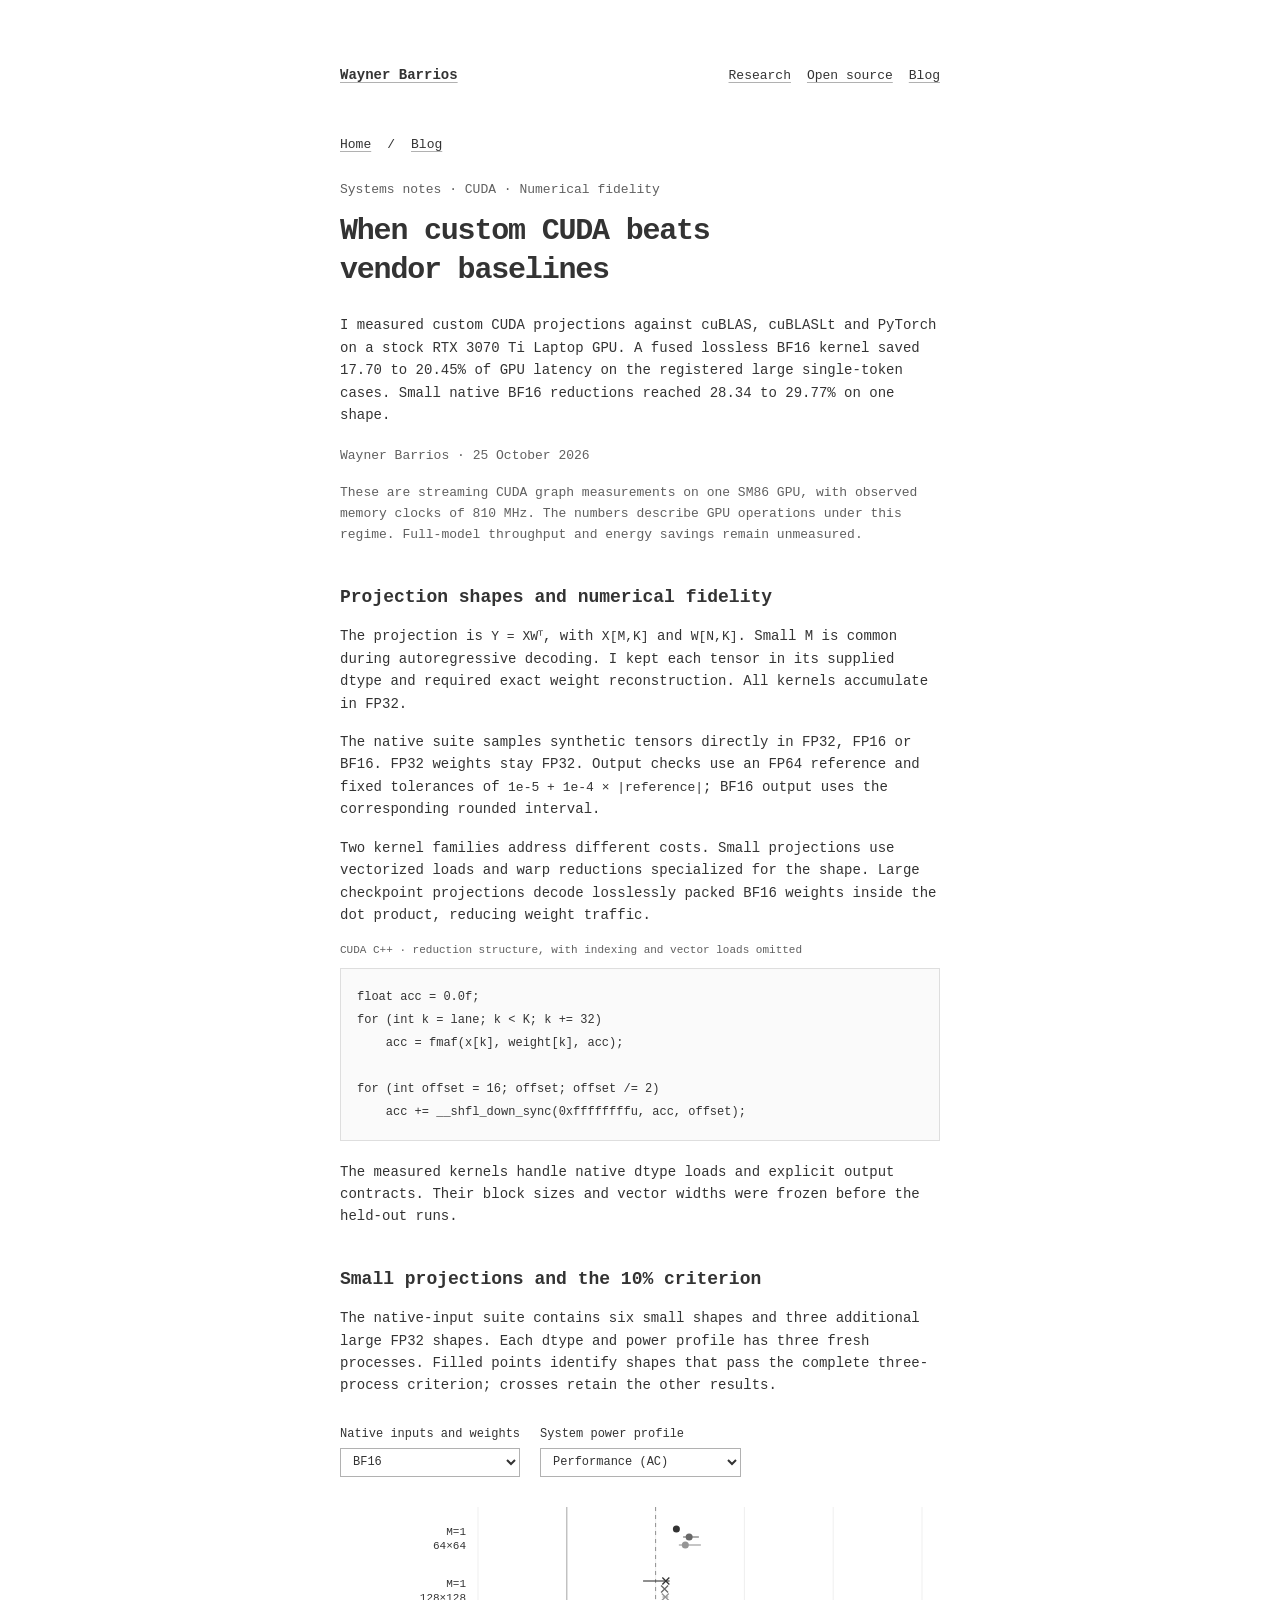
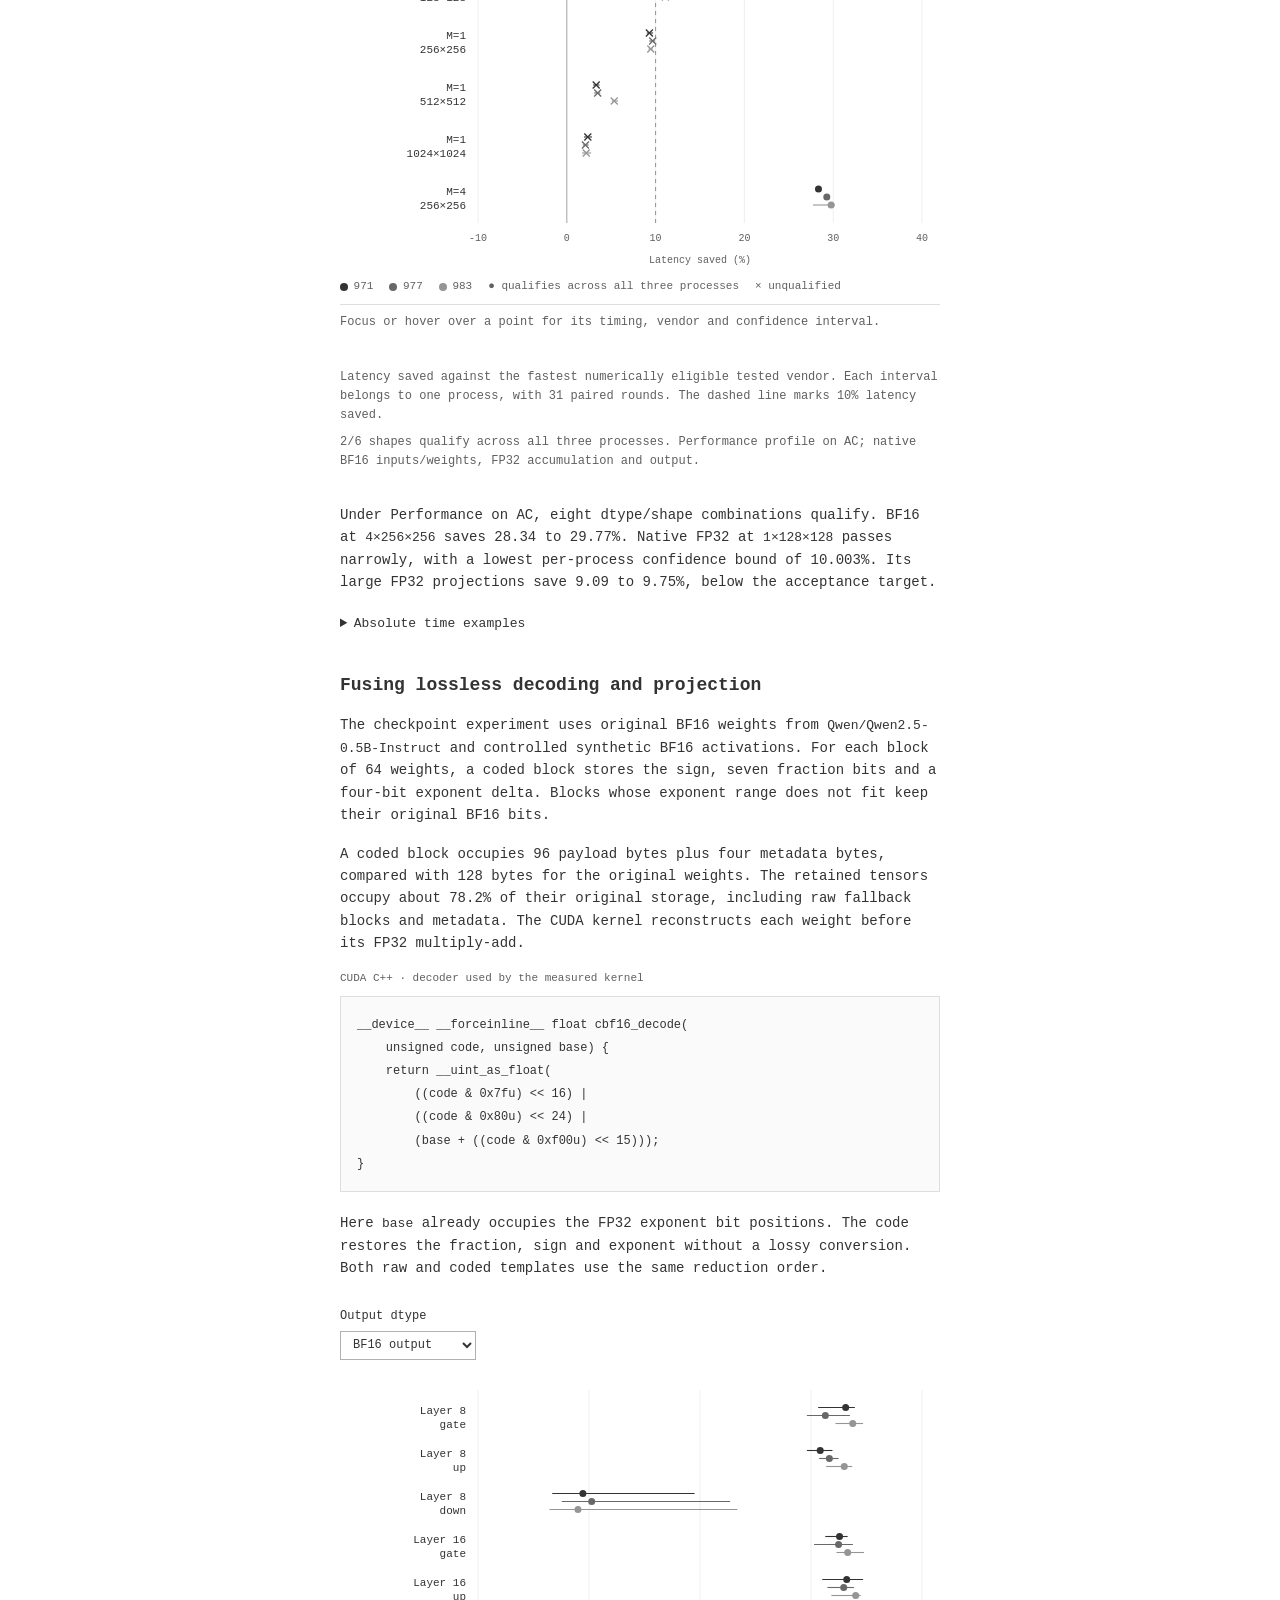
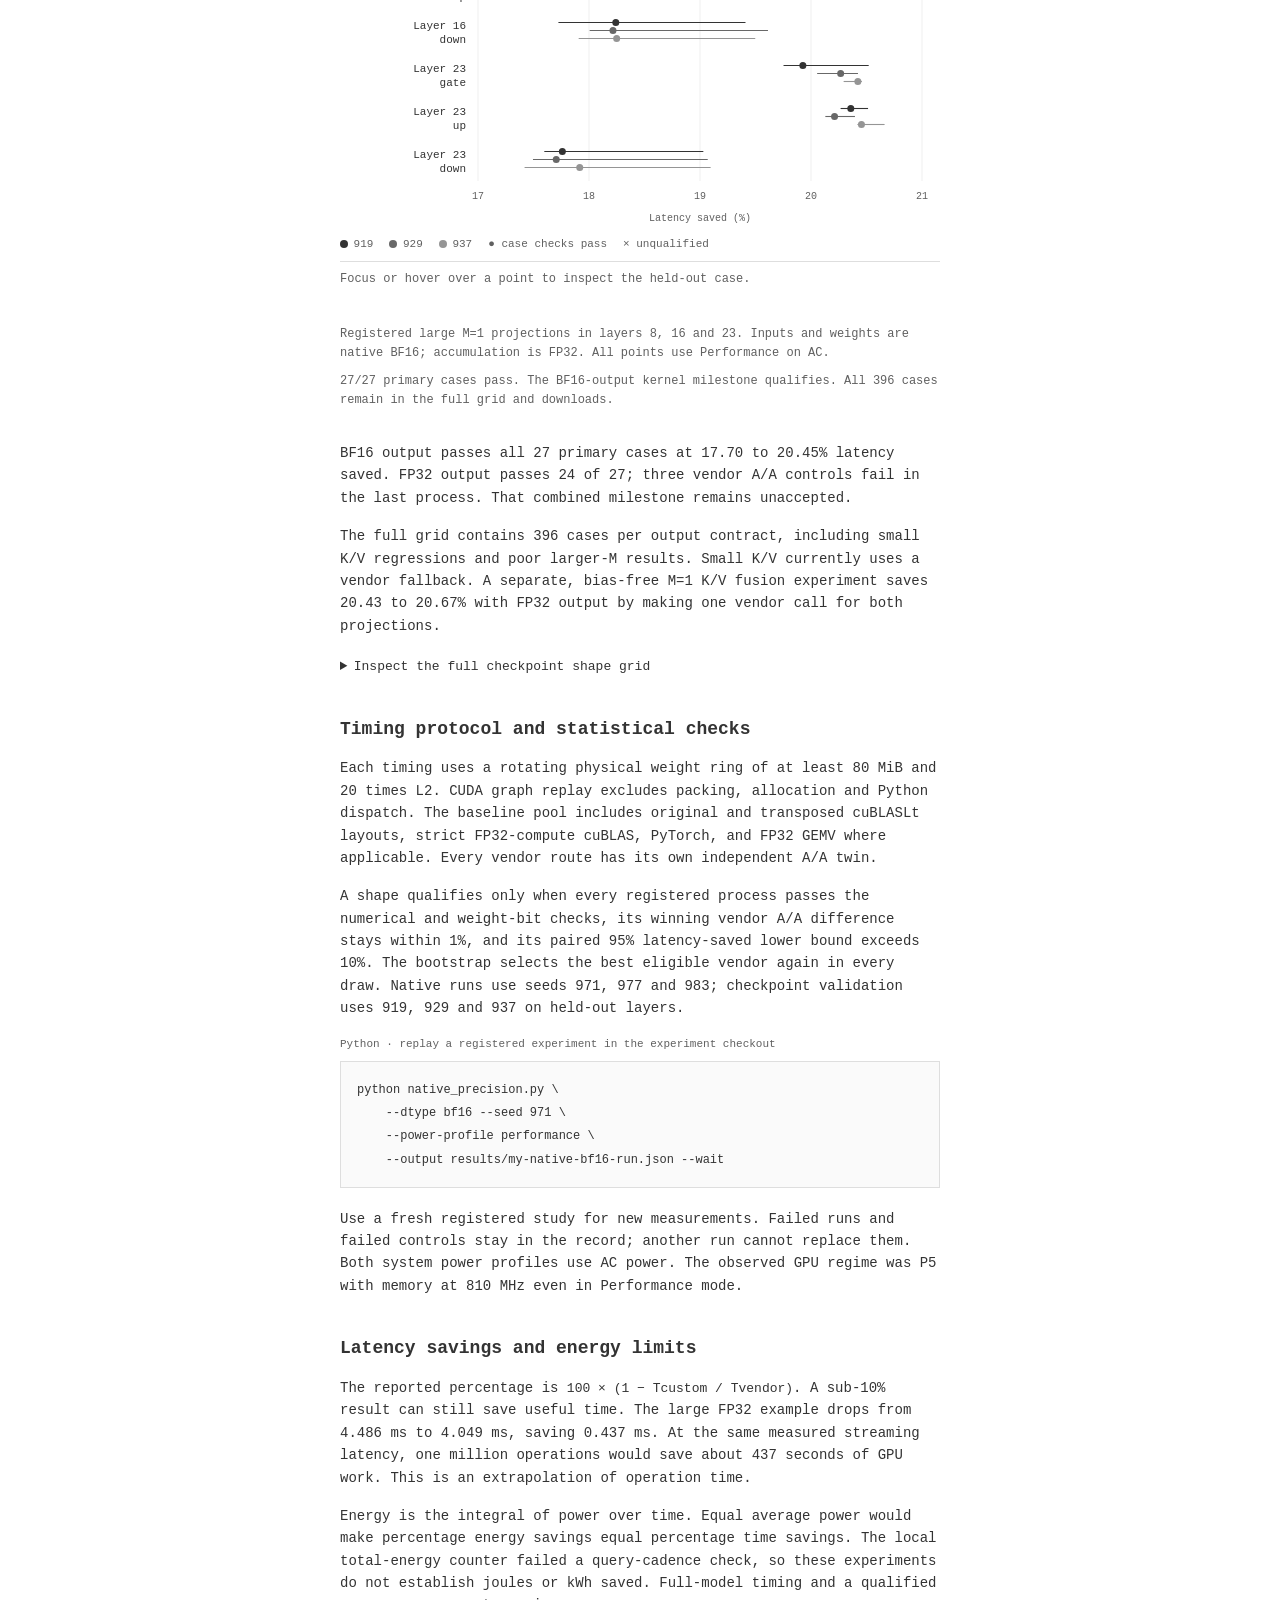
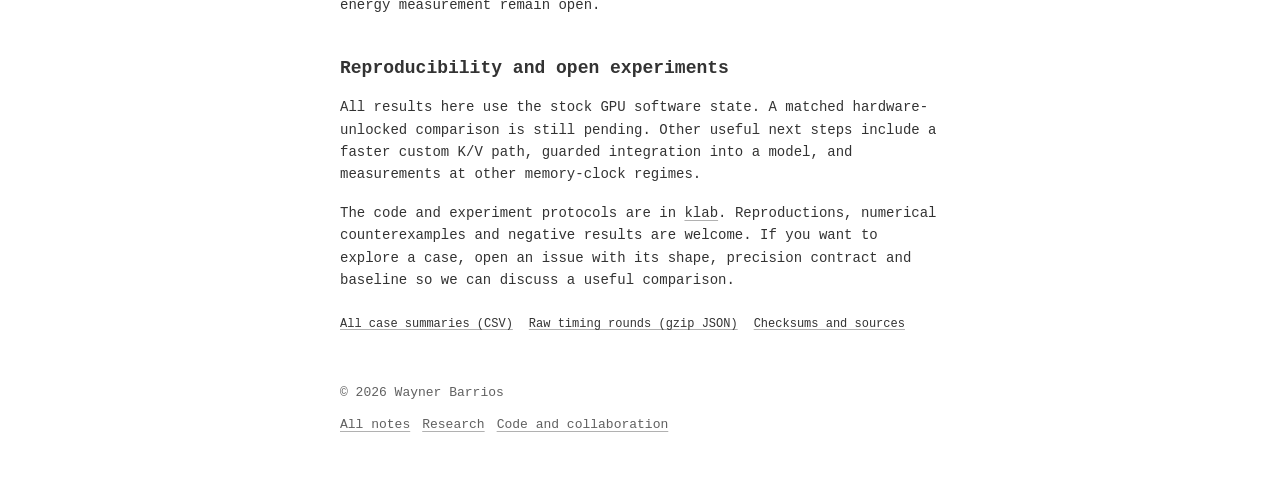
<file: blog/exact-cuda-projections/index.html>
<!DOCTYPE html>
<html lang="en">
<head>
  <meta charset="utf-8">
  <meta name="viewport" content="width=device-width, initial-scale=1">
  <meta name="description" content="CUDA projection experiments on an RTX 3070 Ti Laptop: exact weights, FP32 accumulation, strong vendor baselines, and the limits of the measured gains.">
  <meta name="author" content="Wayner Barrios">
  <meta name="color-scheme" content="light">
  <meta name="theme-color" content="#ffffff">
  <link rel="canonical" href="https://waybarrios.com/blog/exact-cuda-projections/">
  <meta property="og:type" content="article">
  <meta property="og:title" content="When custom CUDA beats vendor baselines | Wayner Barrios">
  <meta property="og:description" content="Measured projection latency with original weights, FP32 accumulation, and explicit failed cases.">
  <meta property="og:url" content="https://waybarrios.com/blog/exact-cuda-projections/">
  <meta property="og:image" content="https://waybarrios.com/img/og.jpg">
  <meta name="twitter:card" content="summary_large_image">
  <title>When custom CUDA beats vendor baselines | Wayner Barrios</title>
  <link rel="icon" type="image/svg+xml" href="/favicon.svg?v=07017545d8dc">
  <link rel="apple-touch-icon" href="/img/icon-192.png?v=5dea2904ea7c">
  <link rel="manifest" href="/site.webmanifest?v=6d5086e2dfb7">
  <link rel="stylesheet" href="/style.css?v=1cbe1515768d">
  <link rel="stylesheet" href="article.css">
  <script type="application/ld+json">{"@context":"https://schema.org","@type":"BlogPosting","headline":"When custom CUDA beats vendor baselines","datePublished":"2026-10-25","inLanguage":"en","author":{"@type":"Person","name":"Wayner Barrios","url":"https://waybarrios.com/"},"url":"https://waybarrios.com/blog/exact-cuda-projections/","description":"CUDA projection experiments with exact weights, FP32 accumulation and audited vendor comparisons."}</script>
  <script type="module" src="charts.js"></script>
</head>
<body>
  <a class="skip-link" href="#main">Skip to content</a>
  <header class="site-header">
    <a class="wordmark" href="/">Wayner Barrios</a>
    <nav aria-label="Primary navigation"><a href="/research/">Research</a><a href="/open-source/">Open source</a><a href="/blog/">Blog</a></nav>
  </header>
  <main id="main" class="kernel-post">
    <article aria-labelledby="page-title">
      <header class="page-intro">
        <nav class="breadcrumbs" aria-label="Breadcrumb"><a href="/">Home</a><span aria-hidden="true">/</span><a href="/blog/">Blog</a></nav>
        <p class="guide-kicker">Systems notes · CUDA · Numerical fidelity</p>
        <h1 id="page-title">When custom CUDA beats vendor baselines</h1>
        <p>I measured custom CUDA projections against cuBLAS, cuBLASLt and PyTorch on a stock RTX 3070 Ti Laptop GPU. A fused lossless BF16 kernel saved 17.70 to 20.45% of GPU latency on the registered large single-token cases. Small native BF16 reductions reached 28.34 to 29.77% on one shape.</p>
        <p class="guide-byline">Wayner Barrios · <time datetime="2026-10-25">25 October 2026</time></p>
        <p class="scope">These are streaming CUDA graph measurements on one SM86 GPU, with observed memory clocks of 810 MHz. The numbers describe GPU operations under this regime. Full-model throughput and energy savings remain unmeasured.</p>
      </header>

      <section aria-labelledby="operation-title">
        <h2 id="operation-title">Projection shapes and numerical fidelity</h2>
        <p>The projection is <code>Y = XWᵀ</code>, with <code>X[M,K]</code> and <code>W[N,K]</code>. Small M is common during autoregressive decoding. I kept each tensor in its supplied dtype and required exact weight reconstruction. All kernels accumulate in FP32.</p>
        <p>The native suite samples synthetic tensors directly in FP32, FP16 or BF16. FP32 weights stay FP32. Output checks use an FP64 reference and fixed tolerances of <code>1e-5 + 1e-4 × |reference|</code>; BF16 output uses the corresponding rounded interval.</p>
        <p>Two kernel families address different costs. Small projections use vectorized loads and warp reductions specialized for the shape. Large checkpoint projections decode losslessly packed BF16 weights inside the dot product, reducing weight traffic.</p>
        <p class="code-label">CUDA C++ · reduction structure, with indexing and vector loads omitted</p>
        <pre><code>float acc = 0.0f;
for (int k = lane; k &lt; K; k += 32)
    acc = fmaf(x[k], weight[k], acc);

for (int offset = 16; offset; offset /= 2)
    acc += __shfl_down_sync(0xffffffffu, acc, offset);</code></pre>
        <p>The measured kernels handle native dtype loads and explicit output contracts. Their block sizes and vector widths were frozen before the held-out runs.</p>
      </section>

      <section aria-labelledby="native-title">
        <h2 id="native-title">Small projections and the 10% criterion</h2>
        <p>The native-input suite contains six small shapes and three additional large FP32 shapes. Each dtype and power profile has three fresh processes. Filled points identify shapes that pass the complete three-process criterion; crosses retain the other results.</p>
        <figure aria-labelledby="native-caption">
          <div class="chart-controls">
            <label>Native inputs and weights<select id="native-dtype"><option value="bf16">BF16</option><option value="fp16">FP16</option><option value="fp32">FP32</option></select></label>
            <label>System power profile<select id="native-profile"><option value="performance">Performance (AC)</option></select></label>
          </div>
          <div id="native-chart" class="plot" aria-busy="true"><p class="scope">Loading audited measurements.</p></div>
          <div class="chart-legend" aria-label="Process seeds"><span><i style="--dot:#333"></i>971</span><span><i style="--dot:#686868"></i>977</span><span><i style="--dot:#959595"></i>983</span><span>● qualifies across all three processes</span><span>× unqualified</span></div>
          <output id="native-detail" class="chart-detail" aria-live="polite">Focus or hover over a point for its timing, vendor and confidence interval.</output>
          <figcaption id="native-caption">Latency saved against the fastest numerically eligible tested vendor. Each interval belongs to one process, with 31 paired rounds. The dashed line marks 10% latency saved.</figcaption>
          <p id="native-summary" class="chart-note"></p>
        </figure>
        <p>Under Performance on AC, eight dtype/shape combinations qualify. BF16 at <code>4×256×256</code> saves 28.34 to 29.77%. Native FP32 at <code>1×128×128</code> passes narrowly, with a lowest per-process confidence bound of 10.003%. Its large FP32 projections save 9.09 to 9.75%, below the acceptance target.</p>
        <details><summary>Absolute time examples</summary><div class="table-scroll"><table>
          <caption class="scope">Audited Performance-profile process, seed 971</caption>
          <thead><tr><th>Case</th><th>Vendor</th><th>Custom</th><th>Saved</th></tr></thead>
          <tbody><tr><td>FP32 · 1×256×256</td><td>10.32 µs</td><td>9.69 µs</td><td>0.63 µs</td></tr>
          <tr><td>FP16 · 1×512×512</td><td>16.80 µs</td><td>16.33 µs</td><td>0.47 µs</td></tr>
          <tr><td>FP32 · 1×11008×4096</td><td>4.486 ms</td><td>4.049 ms</td><td>0.437 ms</td></tr>
          <tr><td>BF16 · 4×256×256</td><td>9.24 µs</td><td>6.62 µs</td><td>2.62 µs</td></tr></tbody>
        </table></div></details>
      </section>

      <section aria-labelledby="packing-title">
        <h2 id="packing-title">Fusing lossless decoding and projection</h2>
        <p>The checkpoint experiment uses original BF16 weights from <code>Qwen/Qwen2.5-0.5B-Instruct</code> and controlled synthetic BF16 activations. For each block of 64 weights, a coded block stores the sign, seven fraction bits and a four-bit exponent delta. Blocks whose exponent range does not fit keep their original BF16 bits.</p>
        <p>A coded block occupies 96 payload bytes plus four metadata bytes, compared with 128 bytes for the original weights. The retained tensors occupy about 78.2% of their original storage, including raw fallback blocks and metadata. The CUDA kernel reconstructs each weight before its FP32 multiply-add.</p>
        <p class="code-label">CUDA C++ · decoder used by the measured kernel</p>
        <pre><code>__device__ __forceinline__ float cbf16_decode(
    unsigned code, unsigned base) {
    return __uint_as_float(
        ((code &amp; 0x7fu) &lt;&lt; 16) |
        ((code &amp; 0x80u) &lt;&lt; 24) |
        (base + ((code &amp; 0xf00u) &lt;&lt; 15)));
}</code></pre>
        <p>Here <code>base</code> already occupies the FP32 exponent bit positions. The code restores the fraction, sign and exponent without a lossy conversion. Both raw and coded templates use the same reduction order.</p>
        <figure aria-labelledby="checkpoint-caption">
          <div class="chart-controls"><label>Output dtype<select id="checkpoint-output"><option value="bf16">BF16 output</option><option value="fp32">FP32 output</option></select></label></div>
          <div id="checkpoint-chart" class="plot" aria-busy="true"><p class="scope">Loading held-out checkpoint cases.</p></div>
          <div class="chart-legend"><span><i style="--dot:#333"></i>919</span><span><i style="--dot:#686868"></i>929</span><span><i style="--dot:#959595"></i>937</span><span>● case checks pass</span><span>× unqualified</span></div>
          <output id="checkpoint-detail" class="chart-detail" aria-live="polite">Focus or hover over a point to inspect the held-out case.</output>
          <figcaption id="checkpoint-caption">Registered large M=1 projections in layers 8, 16 and 23. Inputs and weights are native BF16; accumulation is FP32. All points use Performance on AC.</figcaption>
          <p id="checkpoint-summary" class="chart-note"></p>
        </figure>
        <p>BF16 output passes all 27 primary cases at 17.70 to 20.45% latency saved. FP32 output passes 24 of 27; three vendor A/A controls fail in the last process. That combined milestone remains unaccepted.</p>
        <p>The full grid contains 396 cases per output contract, including small K/V regressions and poor larger-M results. Small K/V currently uses a vendor fallback. A separate, bias-free M=1 K/V fusion experiment saves 20.43 to 20.67% with FP32 output by making one vendor call for both projections.</p>
        <details><summary>Inspect the full checkpoint shape grid</summary><p class="chart-note">Ranges span all measured point estimates for the selected output dtype. A shape qualifies only when every registered case passes.</p><div class="table-scroll"><table id="checkpoint-grid"><thead><tr><th>M × N × K</th><th>Latency saved</th><th>Cases passing</th><th>Qualified</th></tr></thead><tbody></tbody></table></div></details>
      </section>

      <section aria-labelledby="measurement-title">
        <h2 id="measurement-title">Timing protocol and statistical checks</h2>
        <p>Each timing uses a rotating physical weight ring of at least 80 MiB and 20 times L2. CUDA graph replay excludes packing, allocation and Python dispatch. The baseline pool includes original and transposed cuBLASLt layouts, strict FP32-compute cuBLAS, PyTorch, and FP32 GEMV where applicable. Every vendor route has its own independent A/A twin.</p>
        <p>A shape qualifies only when every registered process passes the numerical and weight-bit checks, its winning vendor A/A difference stays within 1%, and its paired 95% latency-saved lower bound exceeds 10%. The bootstrap selects the best eligible vendor again in every draw. Native runs use seeds 971, 977 and 983; checkpoint validation uses 919, 929 and 937 on held-out layers.</p>
        <p class="code-label">Python · replay a registered experiment in the experiment checkout</p>
        <pre><code>python native_precision.py \
    --dtype bf16 --seed 971 \
    --power-profile performance \
    --output results/my-native-bf16-run.json --wait</code></pre>
        <p>Use a fresh registered study for new measurements. Failed runs and failed controls stay in the record; another run cannot replace them. Both system power profiles use AC power. The observed GPU regime was P5 with memory at 810 MHz even in Performance mode.</p>
      </section>

      <section aria-labelledby="time-title">
        <h2 id="time-title">Latency savings and energy limits</h2>
        <p>The reported percentage is <code>100 × (1 − Tcustom / Tvendor)</code>. A sub-10% result can still save useful time. The large FP32 example drops from 4.486 ms to 4.049 ms, saving 0.437 ms. At the same measured streaming latency, one million operations would save about 437 seconds of GPU work. This is an extrapolation of operation time.</p>
        <p>Energy is the integral of power over time. Equal average power would make percentage energy savings equal percentage time savings. The local total-energy counter failed a query-cadence check, so these experiments do not establish joules or kWh saved. Full-model timing and a qualified energy measurement remain open.</p>
      </section>

      <section aria-labelledby="open-title">
        <h2 id="open-title">Reproducibility and open experiments</h2>
        <p>All results here use the stock GPU software state. A matched hardware-unlocked comparison is still pending. Other useful next steps include a faster custom K/V path, guarded integration into a model, and measurements at other memory-clock regimes.</p>
        <p>The code and experiment protocols are in <a href="https://github.com/waybarrios/klab">klab</a>. Reproductions, numerical counterexamples and negative results are welcome. If you want to explore a case, open an issue with its shape, precision contract and baseline so we can discuss a useful comparison.</p>
        <nav class="data-links" aria-label="Experiment data"><a href="data/measurements.csv" download>All case summaries (CSV)</a><a href="data/timing-rounds.json.gz" download>Raw timing rounds (gzip JSON)</a><a href="data/manifest.json">Checksums and sources</a></nav>
        <noscript><p>The interactive figures require JavaScript. The CSV and raw timing downloads contain every case, including failed comparisons.</p></noscript>
      </section>
    </article>
  </main>
  <footer class="site-footer"><p>© 2026 Wayner Barrios</p><div><a href="/blog/">All notes</a><a href="/research/">Research</a><a href="https://github.com/waybarrios/klab">Code and collaboration</a></div></footer>
</body>
</html>
</file>
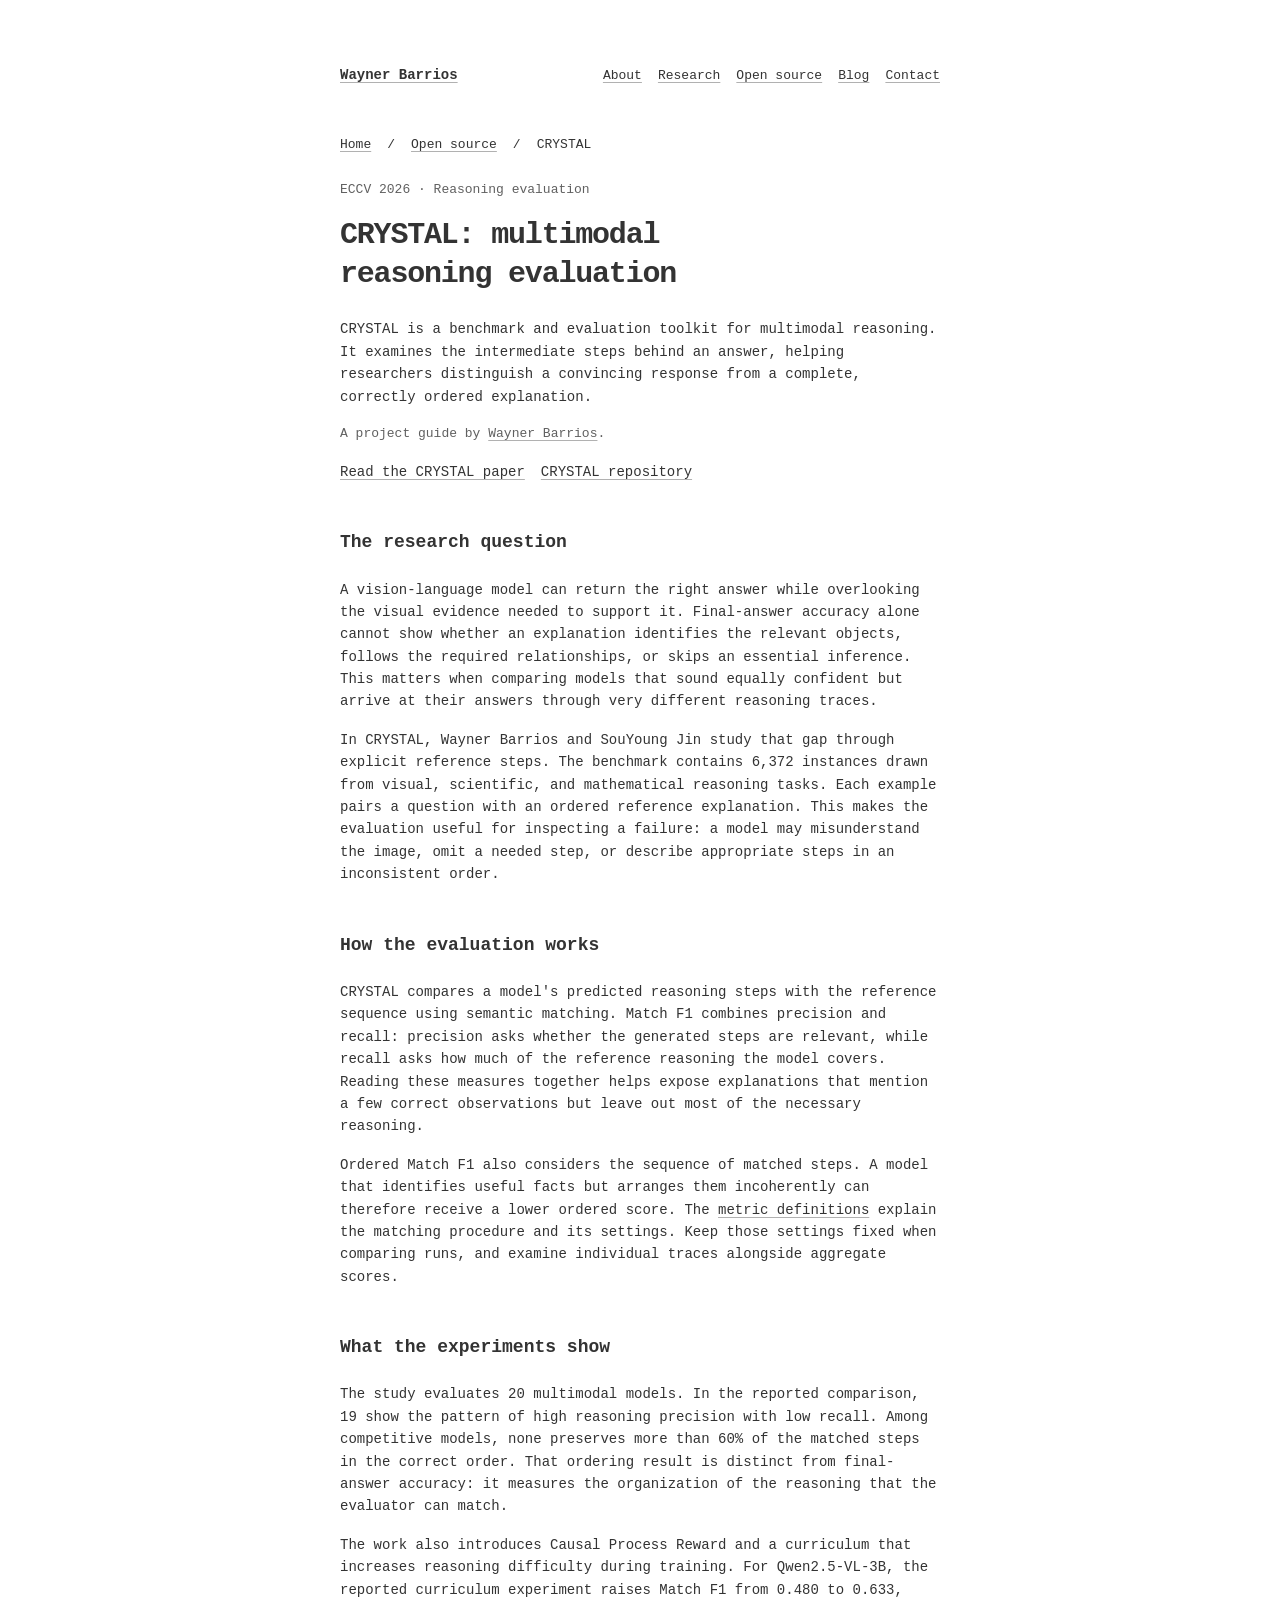
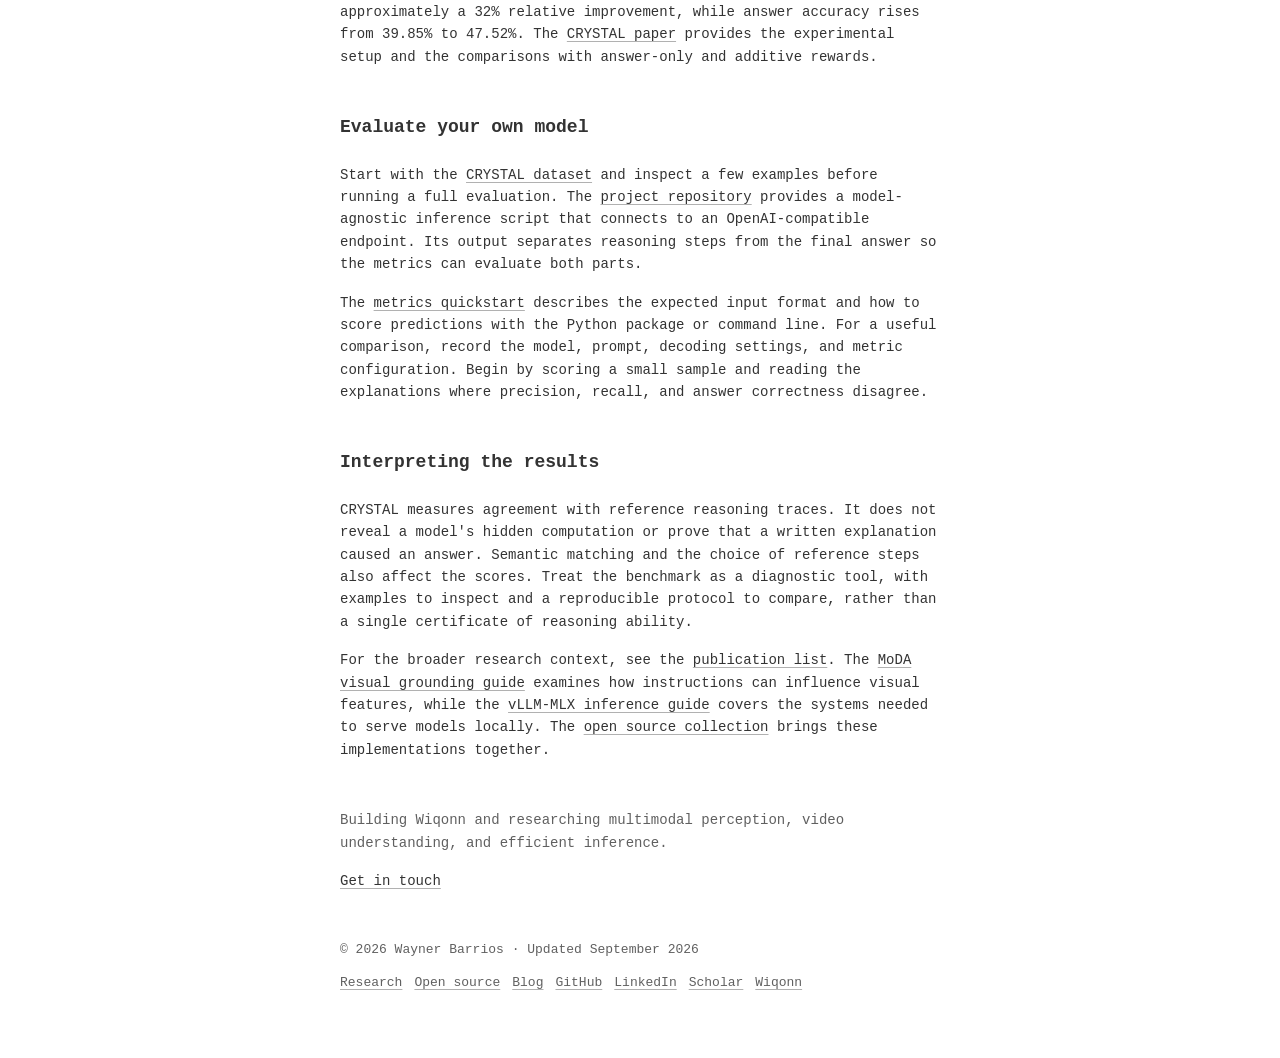
<file: projects/crystal/index.html>
<!DOCTYPE html>
<html lang="en">
<head>
  <meta charset="utf-8">
  <meta name="viewport" content="width=device-width, initial-scale=1">
  <meta name="description" content="Explore CRYSTAL with Wayner Barrios: evaluate multimodal reasoning steps, understand the benchmark results, and use its metrics and training code.">
  <meta name="author" content="Wayner Barrios">
  <meta name="robots" content="index, follow">
  <meta name="color-scheme" content="light">
  <meta name="theme-color" content="#ffffff">
  <link rel="canonical" href="https://waybarrios.com/projects/crystal/">
  <meta property="og:type" content="website">
  <meta property="og:url" content="https://waybarrios.com/projects/crystal/">
  <meta property="og:locale" content="en_US">
  <meta property="og:site_name" content="Wayner Barrios">
  <meta property="og:title" content="CRYSTAL Multimodal Reasoning Guide | Wayner Barrios">
  <meta property="og:description" content="Explore CRYSTAL with Wayner Barrios: evaluate multimodal reasoning steps, understand the benchmark results, and use its metrics and training code.">
  <meta property="og:image" content="https://waybarrios.com/img/og.jpg">
  <meta property="og:image:width" content="1200">
  <meta property="og:image:height" content="630">
  <meta property="og:image:alt" content="Wayner Barrios — AI researcher working on multimodal reasoning and video understanding">
  <meta name="twitter:card" content="summary_large_image">
  <meta name="twitter:title" content="CRYSTAL Multimodal Reasoning Guide | Wayner Barrios">
  <meta name="twitter:description" content="Explore CRYSTAL with Wayner Barrios: evaluate multimodal reasoning steps, understand the benchmark results, and use its metrics and training code.">
  <meta name="twitter:image" content="https://waybarrios.com/img/og.jpg">
  <title>CRYSTAL Multimodal Reasoning Guide | Wayner Barrios</title>
  <link rel="icon" type="image/svg+xml" href="/favicon.svg?v=07017545d8dc">
  <link rel="apple-touch-icon" href="/img/icon-192.png?v=5dea2904ea7c">
  <link rel="manifest" href="/site.webmanifest?v=6d5086e2dfb7">
  <link rel="stylesheet" href="/style.css?v=1cbe1515768d">
  <script type="application/ld+json">
    {
      "@context": "https://schema.org",
      "@graph": [
        {
          "@type": "WebSite",
          "@id": "https://waybarrios.com/#website",
          "name": "Wayner Barrios",
          "url": "https://waybarrios.com/"
        },
        {
          "@type": "WebPage",
          "@id": "https://waybarrios.com/projects/crystal/#page",
          "url": "https://waybarrios.com/projects/crystal/",
          "name": "CRYSTAL Multimodal Reasoning Guide | Wayner Barrios",
          "description": "Explore CRYSTAL with Wayner Barrios: evaluate multimodal reasoning steps, understand the benchmark results, and use its metrics and training code.",
          "inLanguage": "en",
          "isPartOf": {
            "@id": "https://waybarrios.com/#website"
          },
          "mainEntity": {
            "@id": "https://waybarrios.com/projects/crystal/#guide"
          },
          "breadcrumb": {
            "@id": "https://waybarrios.com/projects/crystal/#breadcrumbs"
          }
        },
        {
          "@type": "Person",
          "@id": "https://waybarrios.com/#wayner",
          "name": "Wayner Barrios",
          "url": "https://waybarrios.com/"
        },
        {
          "@type": "TechArticle",
          "@id": "https://waybarrios.com/projects/crystal/#guide",
          "headline": "CRYSTAL: multimodal reasoning evaluation",
          "description": "Explore CRYSTAL with Wayner Barrios: evaluate multimodal reasoning steps, understand the benchmark results, and use its metrics and training code.",
          "author": {
            "@id": "https://waybarrios.com/#wayner"
          },
          "mainEntityOfPage": {
            "@id": "https://waybarrios.com/projects/crystal/#page"
          },
          "about": {
            "@id": "https://waybarrios.com/projects/crystal/#software"
          },
          "citation": "https://arxiv.org/abs/2603.13099",
          "inLanguage": "en"
        },
        {
          "@type": "SoftwareSourceCode",
          "@id": "https://waybarrios.com/projects/crystal/#software",
          "name": "CRYSTAL",
          "description": "CRYSTAL is a benchmark and evaluation toolkit for multimodal reasoning. It examines the intermediate steps behind an answer, helping researchers distinguish a convincing response from a complete, correctly ordered explanation.",
          "url": "https://github.com/SEE-AI-Lab/crystal",
          "codeRepository": "https://github.com/SEE-AI-Lab/crystal"
        },
        {
          "@type": "BreadcrumbList",
          "@id": "https://waybarrios.com/projects/crystal/#breadcrumbs",
          "itemListElement": [
            {
              "@type": "ListItem",
              "position": 1,
              "name": "Home",
              "item": "https://waybarrios.com/"
            },
            {
              "@type": "ListItem",
              "position": 2,
              "name": "Open source",
              "item": "https://waybarrios.com/open-source/"
            },
            {
              "@type": "ListItem",
              "position": 3,
              "name": "CRYSTAL",
              "item": "https://waybarrios.com/projects/crystal/"
            }
          ]
        }
      ]
    }
  </script>
</head>
<body>
  <a class="skip-link" href="#main">Skip to content</a>
  <header class="site-header">
    <a class="wordmark" href="/" aria-label="Wayner Barrios, home">
      <span class="wordmark-label">Wayner Barrios</span>
    </a>
    <nav aria-label="Primary navigation">
      <a href="/#about">About</a><a href="/research/">Research</a><a href="/open-source/">Open source</a><a href="/blog/">Blog</a><!--email_off--><a href="mailto:waybarrios@gmail.com">Contact</a><!--/email_off-->
    </nav>
  </header>

  <main id="main">
    <header class="page-intro">
      <nav class="breadcrumbs" aria-label="Breadcrumb"><a href="/">Home</a><span aria-hidden="true">/</span><a href="/open-source/">Open source</a><span aria-hidden="true">/</span><span aria-current="page">CRYSTAL</span></nav>
      <p class="guide-kicker">ECCV 2026 · Reasoning evaluation</p>
      <h1 id="page-title">CRYSTAL: multimodal reasoning evaluation</h1>
      <p>CRYSTAL is a benchmark and evaluation toolkit for multimodal reasoning. It examines the intermediate steps behind an answer, helping researchers distinguish a convincing response from a complete, correctly ordered explanation.</p>
      <p class="guide-byline">A project guide by <a href="/#about">Wayner Barrios</a>.</p>
      <div class="text-links guide-links"><a href="https://arxiv.org/abs/2603.13099" target="_blank" rel="noopener">Read the CRYSTAL paper</a><a href="https://github.com/SEE-AI-Lab/crystal" target="_blank" rel="noopener">CRYSTAL repository</a></div>
    </header>
    <section class="content-section case-section" id="question" aria-labelledby="question-title">
      <div class="section-heading"><h2 id="question-title">The research question</h2></div>
      <div class="case-copy"><p>A vision-language model can return the right answer while overlooking the visual evidence needed to support it. Final-answer accuracy alone cannot show whether an explanation identifies the relevant objects, follows the required relationships, or skips an essential inference. This matters when comparing models that sound equally confident but arrive at their answers through very different reasoning traces.</p>
<p>In CRYSTAL, Wayner Barrios and SouYoung Jin study that gap through explicit reference steps. The benchmark contains 6,372 instances drawn from visual, scientific, and mathematical reasoning tasks. Each example pairs a question with an ordered reference explanation. This makes the evaluation useful for inspecting a failure: a model may misunderstand the image, omit a needed step, or describe appropriate steps in an inconsistent order.</p></div>
    </section>
    <section class="content-section case-section" id="method" aria-labelledby="method-title">
      <div class="section-heading"><h2 id="method-title">How the evaluation works</h2></div>
      <div class="case-copy"><p>CRYSTAL compares a model's predicted reasoning steps with the reference sequence using semantic matching. Match F1 combines precision and recall: precision asks whether the generated steps are relevant, while recall asks how much of the reference reasoning the model covers. Reading these measures together helps expose explanations that mention a few correct observations but leave out most of the necessary reasoning.</p>
<p>Ordered Match F1 also considers the sequence of matched steps. A model that identifies useful facts but arranges them incoherently can therefore receive a lower ordered score. The <a href="https://github.com/SEE-AI-Lab/crystal/blob/main/docs/metrics.md">metric definitions</a> explain the matching procedure and its settings. Keep those settings fixed when comparing runs, and examine individual traces alongside aggregate scores.</p></div>
    </section>
    <section class="content-section case-section" id="results" aria-labelledby="results-title">
      <div class="section-heading"><h2 id="results-title">What the experiments show</h2></div>
      <div class="case-copy"><p>The study evaluates 20 multimodal models. In the reported comparison, 19 show the pattern of high reasoning precision with low recall. Among competitive models, none preserves more than 60% of the matched steps in the correct order. That ordering result is distinct from final-answer accuracy: it measures the organization of the reasoning that the evaluator can match.</p>
<p>The work also introduces Causal Process Reward and a curriculum that increases reasoning difficulty during training. For Qwen2.5-VL-3B, the reported curriculum experiment raises Match F1 from 0.480 to 0.633, approximately a 32% relative improvement, while answer accuracy rises from 39.85% to 47.52%. The <a href="https://arxiv.org/abs/2603.13099">CRYSTAL paper</a> provides the experimental setup and the comparisons with answer-only and additive rewards.</p></div>
    </section>
    <section class="content-section case-section" id="use" aria-labelledby="use-title">
      <div class="section-heading"><h2 id="use-title">Evaluate your own model</h2></div>
      <div class="case-copy"><p>Start with the <a href="https://huggingface.co/datasets/waybarrios/CRYSTAL">CRYSTAL dataset</a> and inspect a few examples before running a full evaluation. The <a href="https://github.com/SEE-AI-Lab/crystal">project repository</a> provides a model-agnostic inference script that connects to an OpenAI-compatible endpoint. Its output separates reasoning steps from the final answer so the metrics can evaluate both parts.</p>
<p>The <a href="https://github.com/SEE-AI-Lab/crystal/blob/main/docs/quickstart.md">metrics quickstart</a> describes the expected input format and how to score predictions with the Python package or command line. For a useful comparison, record the model, prompt, decoding settings, and metric configuration. Begin by scoring a small sample and reading the explanations where precision, recall, and answer correctness disagree.</p></div>
    </section>
    <section class="content-section case-section" id="scope" aria-labelledby="scope-title">
      <div class="section-heading"><h2 id="scope-title">Interpreting the results</h2></div>
      <div class="case-copy"><p>CRYSTAL measures agreement with reference reasoning traces. It does not reveal a model's hidden computation or prove that a written explanation caused an answer. Semantic matching and the choice of reference steps also affect the scores. Treat the benchmark as a diagnostic tool, with examples to inspect and a reproducible protocol to compare, rather than a single certificate of reasoning ability.</p>
<p>For the broader research context, see the <a href="/research/">publication list</a>. The <a href="/projects/moda/">MoDA visual grounding guide</a> examines how instructions can influence visual features, while the <a href="/projects/vllm-mlx/">vLLM-MLX inference guide</a> covers the systems needed to serve models locally. The <a href="/open-source/">open source collection</a> brings these implementations together.</p></div>
    </section>
    <section class="availability" aria-label="Availability and contact">
      <p>Building Wiqonn and researching multimodal perception, video understanding, and efficient inference.</p>
      <!--email_off--><a href="mailto:waybarrios@gmail.com">Get in touch <svg class="arrow-icon" viewBox="0 0 16 16" aria-hidden="true" focusable="false"><path d="M4 12 12 4M6 4h6v6"/></svg></a><!--/email_off-->
    </section>
  </main>

  <footer class="site-footer"><p>© 2026 Wayner Barrios · Updated September 2026</p><div><a href="/research/">Research</a><a href="/open-source/">Open source</a><a href="/blog/">Blog</a><a href="https://github.com/waybarrios" target="_blank" rel="noopener">GitHub</a><a href="https://www.linkedin.com/in/waybarrios/" target="_blank" rel="noopener">LinkedIn</a><a href="https://scholar.google.com.co/citations?user=MPJZRmsAAAAJ&amp;hl=en" target="_blank" rel="noopener">Scholar</a><a href="https://www.wiqonn.com/" target="_blank" rel="noopener">Wiqonn</a></div></footer>
</body>
</html>
</file>
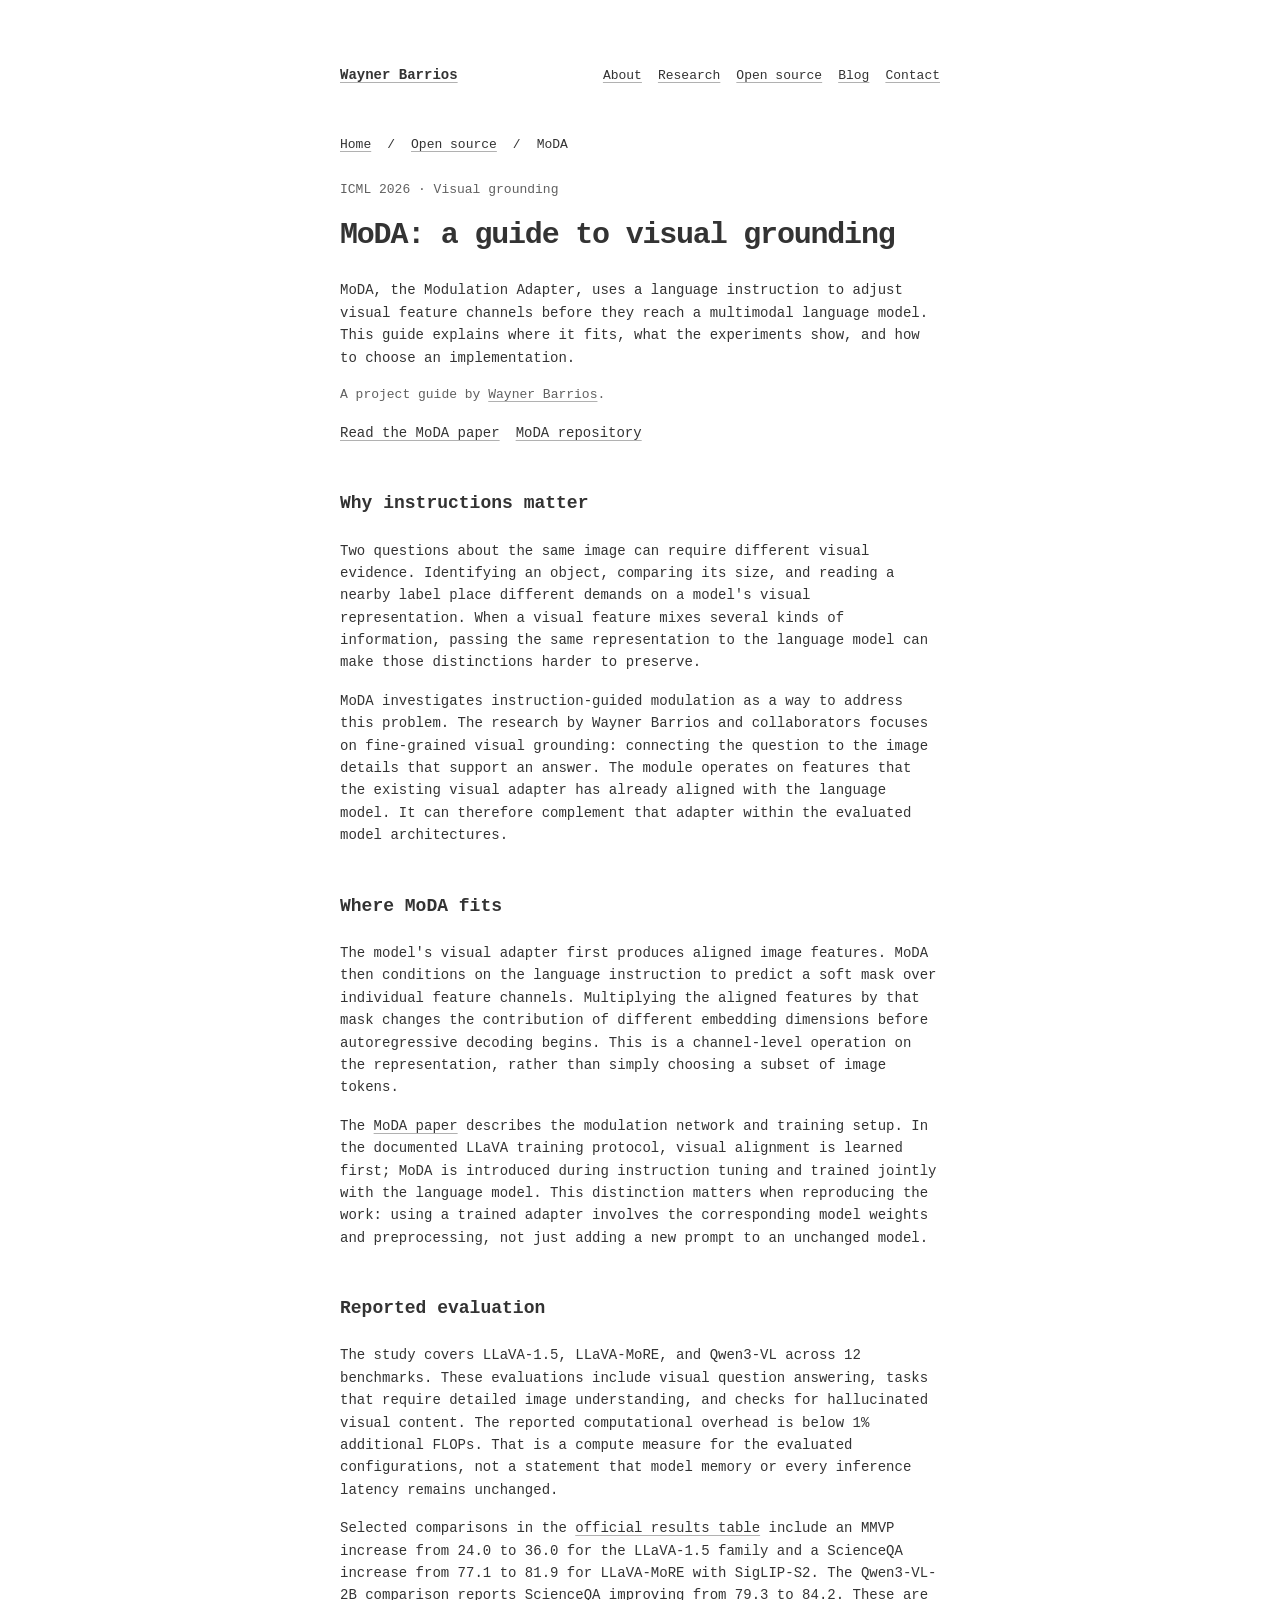
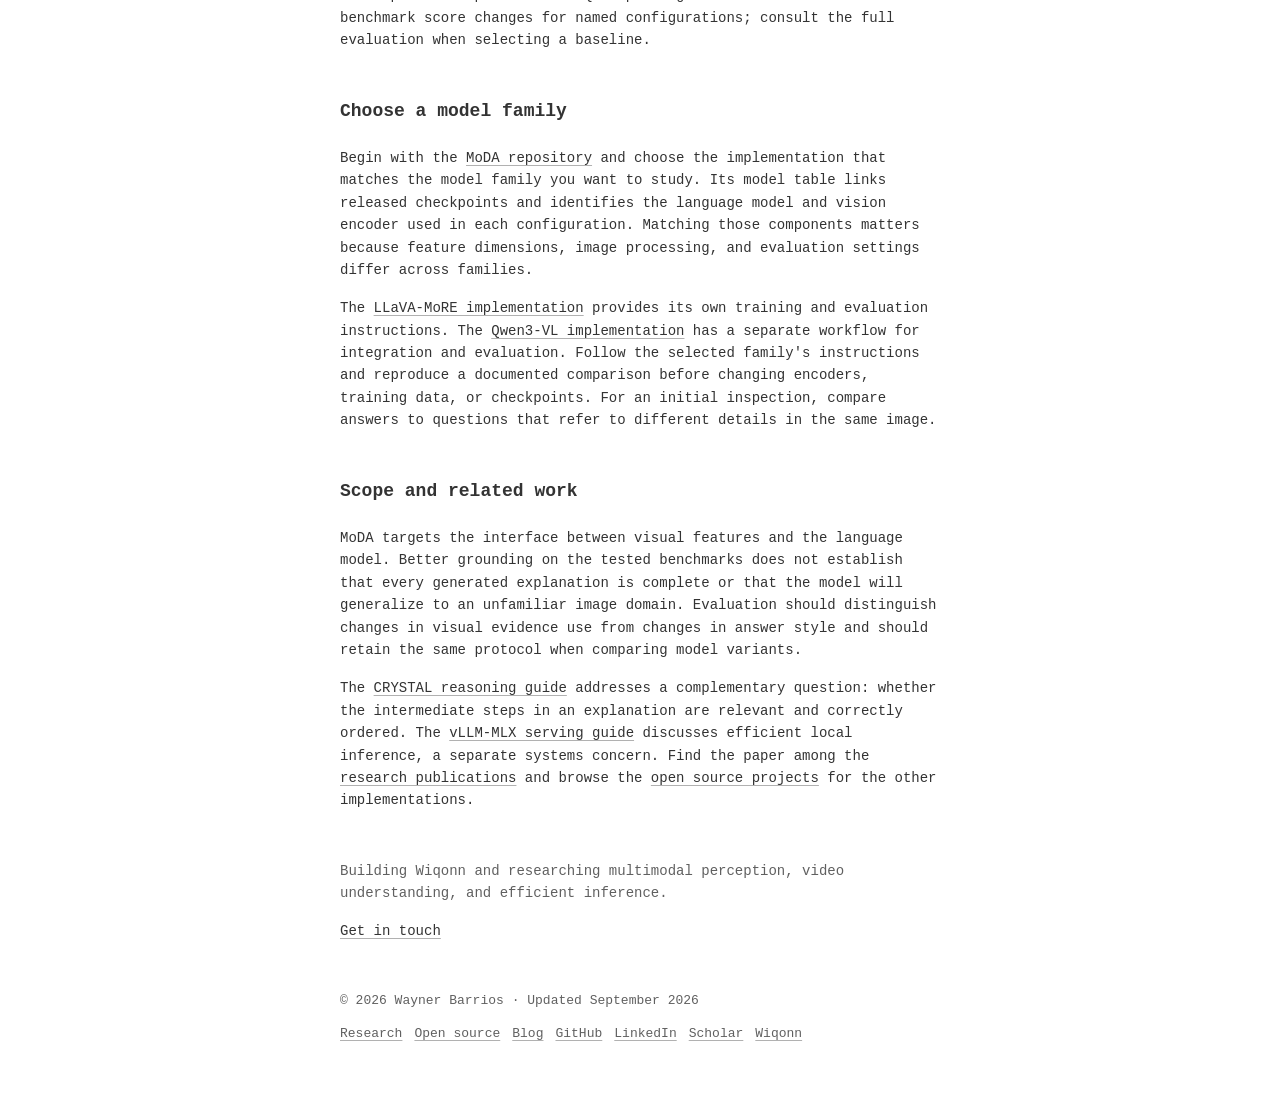
<file: projects/moda/index.html>
<!DOCTYPE html>
<html lang="en">
<head>
  <meta charset="utf-8">
  <meta name="viewport" content="width=device-width, initial-scale=1">
  <meta name="description" content="Explore MoDA with Wayner Barrios: instruction-guided visual grounding, reported benchmark gains, available model families, and evaluation resources.">
  <meta name="author" content="Wayner Barrios">
  <meta name="robots" content="index, follow">
  <meta name="color-scheme" content="light">
  <meta name="theme-color" content="#ffffff">
  <link rel="canonical" href="https://waybarrios.com/projects/moda/">
  <meta property="og:type" content="website">
  <meta property="og:url" content="https://waybarrios.com/projects/moda/">
  <meta property="og:locale" content="en_US">
  <meta property="og:site_name" content="Wayner Barrios">
  <meta property="og:title" content="MoDA Visual Grounding Guide | Wayner Barrios">
  <meta property="og:description" content="Explore MoDA with Wayner Barrios: instruction-guided visual grounding, reported benchmark gains, available model families, and evaluation resources.">
  <meta property="og:image" content="https://waybarrios.com/img/og.jpg">
  <meta property="og:image:width" content="1200">
  <meta property="og:image:height" content="630">
  <meta property="og:image:alt" content="Wayner Barrios — AI researcher working on multimodal reasoning and video understanding">
  <meta name="twitter:card" content="summary_large_image">
  <meta name="twitter:title" content="MoDA Visual Grounding Guide | Wayner Barrios">
  <meta name="twitter:description" content="Explore MoDA with Wayner Barrios: instruction-guided visual grounding, reported benchmark gains, available model families, and evaluation resources.">
  <meta name="twitter:image" content="https://waybarrios.com/img/og.jpg">
  <title>MoDA Visual Grounding Guide | Wayner Barrios</title>
  <link rel="icon" type="image/svg+xml" href="/favicon.svg?v=07017545d8dc">
  <link rel="apple-touch-icon" href="/img/icon-192.png?v=5dea2904ea7c">
  <link rel="manifest" href="/site.webmanifest?v=6d5086e2dfb7">
  <link rel="stylesheet" href="/style.css?v=1cbe1515768d">
  <script type="application/ld+json">
    {
      "@context": "https://schema.org",
      "@graph": [
        {
          "@type": "WebSite",
          "@id": "https://waybarrios.com/#website",
          "name": "Wayner Barrios",
          "url": "https://waybarrios.com/"
        },
        {
          "@type": "WebPage",
          "@id": "https://waybarrios.com/projects/moda/#page",
          "url": "https://waybarrios.com/projects/moda/",
          "name": "MoDA Visual Grounding Guide | Wayner Barrios",
          "description": "Explore MoDA with Wayner Barrios: instruction-guided visual grounding, reported benchmark gains, available model families, and evaluation resources.",
          "inLanguage": "en",
          "isPartOf": {
            "@id": "https://waybarrios.com/#website"
          },
          "mainEntity": {
            "@id": "https://waybarrios.com/projects/moda/#guide"
          },
          "breadcrumb": {
            "@id": "https://waybarrios.com/projects/moda/#breadcrumbs"
          }
        },
        {
          "@type": "Person",
          "@id": "https://waybarrios.com/#wayner",
          "name": "Wayner Barrios",
          "url": "https://waybarrios.com/"
        },
        {
          "@type": "TechArticle",
          "@id": "https://waybarrios.com/projects/moda/#guide",
          "headline": "MoDA: a guide to visual grounding",
          "description": "Explore MoDA with Wayner Barrios: instruction-guided visual grounding, reported benchmark gains, available model families, and evaluation resources.",
          "author": {
            "@id": "https://waybarrios.com/#wayner"
          },
          "mainEntityOfPage": {
            "@id": "https://waybarrios.com/projects/moda/#page"
          },
          "about": {
            "@id": "https://waybarrios.com/projects/moda/#software"
          },
          "citation": "https://arxiv.org/abs/2506.01850",
          "inLanguage": "en"
        },
        {
          "@type": "SoftwareSourceCode",
          "@id": "https://waybarrios.com/projects/moda/#software",
          "name": "MoDA",
          "description": "MoDA, the Modulation Adapter, uses a language instruction to adjust visual feature channels before they reach a multimodal language model. This guide explains where it fits, what the experiments show, and how to choose an implementation.",
          "url": "https://github.com/waybarrios/MoDA",
          "codeRepository": "https://github.com/waybarrios/MoDA"
        },
        {
          "@type": "BreadcrumbList",
          "@id": "https://waybarrios.com/projects/moda/#breadcrumbs",
          "itemListElement": [
            {
              "@type": "ListItem",
              "position": 1,
              "name": "Home",
              "item": "https://waybarrios.com/"
            },
            {
              "@type": "ListItem",
              "position": 2,
              "name": "Open source",
              "item": "https://waybarrios.com/open-source/"
            },
            {
              "@type": "ListItem",
              "position": 3,
              "name": "MoDA",
              "item": "https://waybarrios.com/projects/moda/"
            }
          ]
        }
      ]
    }
  </script>
</head>
<body>
  <a class="skip-link" href="#main">Skip to content</a>
  <header class="site-header">
    <a class="wordmark" href="/" aria-label="Wayner Barrios, home">
      <span class="wordmark-label">Wayner Barrios</span>
    </a>
    <nav aria-label="Primary navigation">
      <a href="/#about">About</a><a href="/research/">Research</a><a href="/open-source/">Open source</a><a href="/blog/">Blog</a><!--email_off--><a href="mailto:waybarrios@gmail.com">Contact</a><!--/email_off-->
    </nav>
  </header>

  <main id="main">
    <header class="page-intro">
      <nav class="breadcrumbs" aria-label="Breadcrumb"><a href="/">Home</a><span aria-hidden="true">/</span><a href="/open-source/">Open source</a><span aria-hidden="true">/</span><span aria-current="page">MoDA</span></nav>
      <p class="guide-kicker">ICML 2026 · Visual grounding</p>
      <h1 id="page-title">MoDA: a guide to visual grounding</h1>
      <p>MoDA, the Modulation Adapter, uses a language instruction to adjust visual feature channels before they reach a multimodal language model. This guide explains where it fits, what the experiments show, and how to choose an implementation.</p>
      <p class="guide-byline">A project guide by <a href="/#about">Wayner Barrios</a>.</p>
      <div class="text-links guide-links"><a href="https://arxiv.org/abs/2506.01850" target="_blank" rel="noopener">Read the MoDA paper</a><a href="https://github.com/waybarrios/MoDA" target="_blank" rel="noopener">MoDA repository</a></div>
    </header>
    <section class="content-section case-section" id="question" aria-labelledby="question-title">
      <div class="section-heading"><h2 id="question-title">Why instructions matter</h2></div>
      <div class="case-copy"><p>Two questions about the same image can require different visual evidence. Identifying an object, comparing its size, and reading a nearby label place different demands on a model's visual representation. When a visual feature mixes several kinds of information, passing the same representation to the language model can make those distinctions harder to preserve.</p>
<p>MoDA investigates instruction-guided modulation as a way to address this problem. The research by Wayner Barrios and collaborators focuses on fine-grained visual grounding: connecting the question to the image details that support an answer. The module operates on features that the existing visual adapter has already aligned with the language model. It can therefore complement that adapter within the evaluated model architectures.</p></div>
    </section>
    <section class="content-section case-section" id="method" aria-labelledby="method-title">
      <div class="section-heading"><h2 id="method-title">Where MoDA fits</h2></div>
      <div class="case-copy"><p>The model's visual adapter first produces aligned image features. MoDA then conditions on the language instruction to predict a soft mask over individual feature channels. Multiplying the aligned features by that mask changes the contribution of different embedding dimensions before autoregressive decoding begins. This is a channel-level operation on the representation, rather than simply choosing a subset of image tokens.</p>
<p>The <a href="https://arxiv.org/abs/2506.01850">MoDA paper</a> describes the modulation network and training setup. In the documented LLaVA training protocol, visual alignment is learned first; MoDA is introduced during instruction tuning and trained jointly with the language model. This distinction matters when reproducing the work: using a trained adapter involves the corresponding model weights and preprocessing, not just adding a new prompt to an unchanged model.</p></div>
    </section>
    <section class="content-section case-section" id="results" aria-labelledby="results-title">
      <div class="section-heading"><h2 id="results-title">Reported evaluation</h2></div>
      <div class="case-copy"><p>The study covers LLaVA-1.5, LLaVA-MoRE, and Qwen3-VL across 12 benchmarks. These evaluations include visual question answering, tasks that require detailed image understanding, and checks for hallucinated visual content. The reported computational overhead is below 1% additional FLOPs. That is a compute measure for the evaluated configurations, not a statement that model memory or every inference latency remains unchanged.</p>
<p>Selected comparisons in the <a href="https://github.com/waybarrios/MoDA#results">official results table</a> include an MMVP increase from 24.0 to 36.0 for the LLaVA-1.5 family and a ScienceQA increase from 77.1 to 81.9 for LLaVA-MoRE with SigLIP-S2. The Qwen3-VL-2B comparison reports ScienceQA improving from 79.3 to 84.2. These are benchmark score changes for named configurations; consult the full evaluation when selecting a baseline.</p></div>
    </section>
    <section class="content-section case-section" id="use" aria-labelledby="use-title">
      <div class="section-heading"><h2 id="use-title">Choose a model family</h2></div>
      <div class="case-copy"><p>Begin with the <a href="https://github.com/waybarrios/MoDA">MoDA repository</a> and choose the implementation that matches the model family you want to study. Its model table links released checkpoints and identifies the language model and vision encoder used in each configuration. Matching those components matters because feature dimensions, image processing, and evaluation settings differ across families.</p>
<p>The <a href="https://github.com/waybarrios/MoDA/tree/main/llava-more">LLaVA-MoRE implementation</a> provides its own training and evaluation instructions. The <a href="https://github.com/waybarrios/MoDA/tree/main/qwen3-vl">Qwen3-VL implementation</a> has a separate workflow for integration and evaluation. Follow the selected family's instructions and reproduce a documented comparison before changing encoders, training data, or checkpoints. For an initial inspection, compare answers to questions that refer to different details in the same image.</p></div>
    </section>
    <section class="content-section case-section" id="scope" aria-labelledby="scope-title">
      <div class="section-heading"><h2 id="scope-title">Scope and related work</h2></div>
      <div class="case-copy"><p>MoDA targets the interface between visual features and the language model. Better grounding on the tested benchmarks does not establish that every generated explanation is complete or that the model will generalize to an unfamiliar image domain. Evaluation should distinguish changes in visual evidence use from changes in answer style and should retain the same protocol when comparing model variants.</p>
<p>The <a href="/projects/crystal/">CRYSTAL reasoning guide</a> addresses a complementary question: whether the intermediate steps in an explanation are relevant and correctly ordered. The <a href="/projects/vllm-mlx/">vLLM-MLX serving guide</a> discusses efficient local inference, a separate systems concern. Find the paper among the <a href="/research/">research publications</a> and browse the <a href="/open-source/">open source projects</a> for the other implementations.</p></div>
    </section>
    <section class="availability" aria-label="Availability and contact">
      <p>Building Wiqonn and researching multimodal perception, video understanding, and efficient inference.</p>
      <!--email_off--><a href="mailto:waybarrios@gmail.com">Get in touch <svg class="arrow-icon" viewBox="0 0 16 16" aria-hidden="true" focusable="false"><path d="M4 12 12 4M6 4h6v6"/></svg></a><!--/email_off-->
    </section>
  </main>

  <footer class="site-footer"><p>© 2026 Wayner Barrios · Updated September 2026</p><div><a href="/research/">Research</a><a href="/open-source/">Open source</a><a href="/blog/">Blog</a><a href="https://github.com/waybarrios" target="_blank" rel="noopener">GitHub</a><a href="https://www.linkedin.com/in/waybarrios/" target="_blank" rel="noopener">LinkedIn</a><a href="https://scholar.google.com.co/citations?user=MPJZRmsAAAAJ&amp;hl=en" target="_blank" rel="noopener">Scholar</a><a href="https://www.wiqonn.com/" target="_blank" rel="noopener">Wiqonn</a></div></footer>
</body>
</html>
</file>
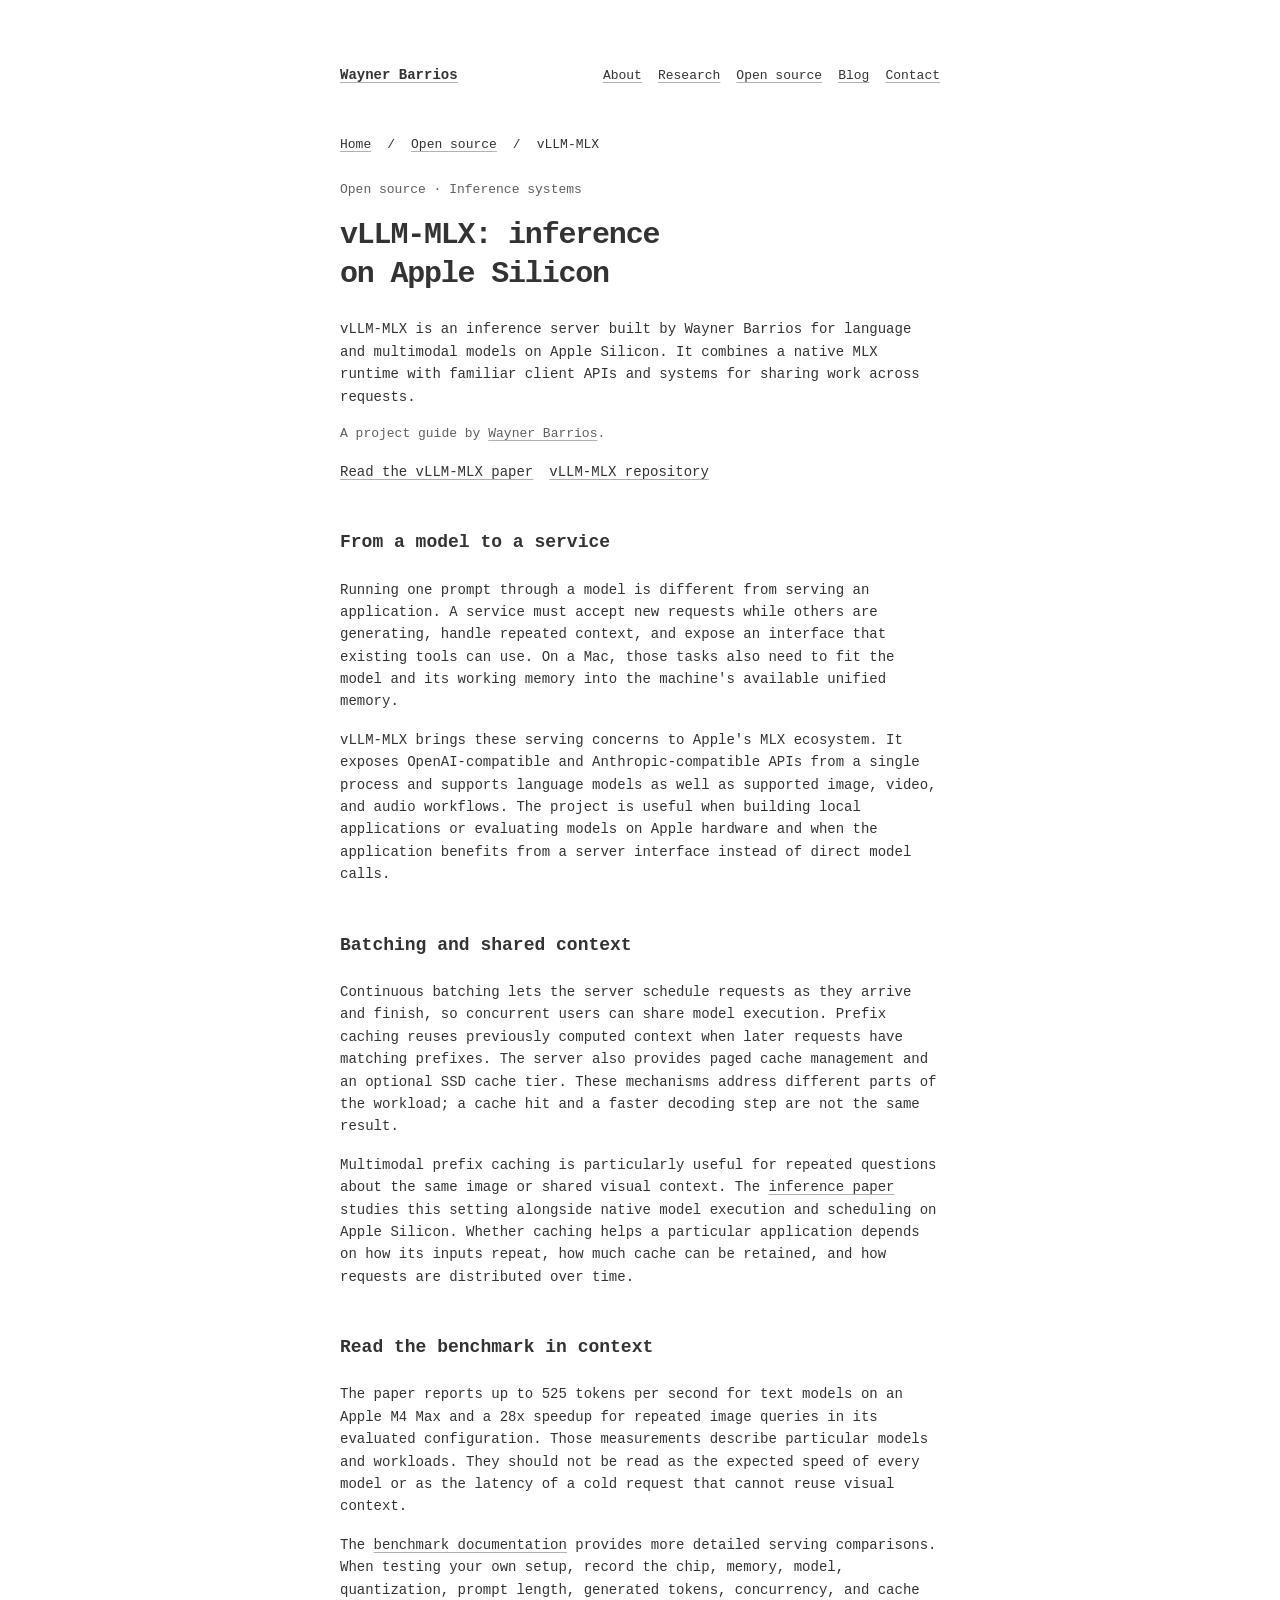
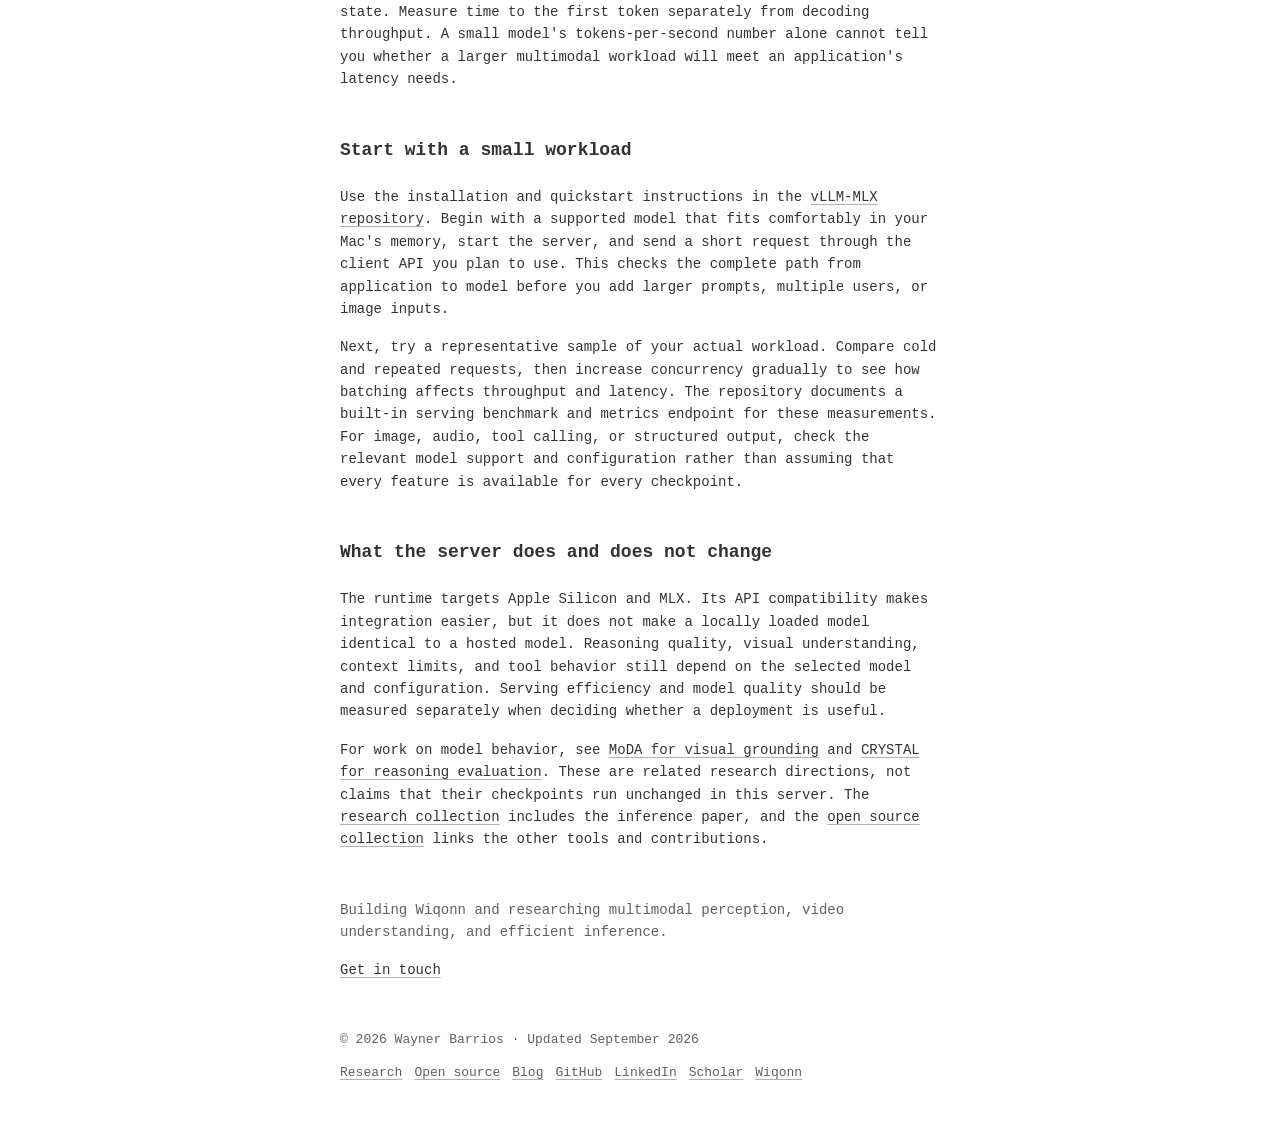
<file: projects/vllm-mlx/index.html>
<!DOCTYPE html>
<html lang="en">
<head>
  <meta charset="utf-8">
  <meta name="viewport" content="width=device-width, initial-scale=1">
  <meta name="description" content="Explore vLLM-MLX by Wayner Barrios: Apple Silicon inference, compatible APIs, continuous batching, caching, and practical benchmark guidance.">
  <meta name="author" content="Wayner Barrios">
  <meta name="robots" content="index, follow">
  <meta name="color-scheme" content="light">
  <meta name="theme-color" content="#ffffff">
  <link rel="canonical" href="https://waybarrios.com/projects/vllm-mlx/">
  <meta property="og:type" content="website">
  <meta property="og:url" content="https://waybarrios.com/projects/vllm-mlx/">
  <meta property="og:locale" content="en_US">
  <meta property="og:site_name" content="Wayner Barrios">
  <meta property="og:title" content="vLLM-MLX Apple Silicon Inference Guide | Wayner Barrios">
  <meta property="og:description" content="Explore vLLM-MLX by Wayner Barrios: Apple Silicon inference, compatible APIs, continuous batching, caching, and practical benchmark guidance.">
  <meta property="og:image" content="https://waybarrios.com/img/og.jpg">
  <meta property="og:image:width" content="1200">
  <meta property="og:image:height" content="630">
  <meta property="og:image:alt" content="Wayner Barrios — AI researcher working on multimodal reasoning and video understanding">
  <meta name="twitter:card" content="summary_large_image">
  <meta name="twitter:title" content="vLLM-MLX Apple Silicon Inference Guide | Wayner Barrios">
  <meta name="twitter:description" content="Explore vLLM-MLX by Wayner Barrios: Apple Silicon inference, compatible APIs, continuous batching, caching, and practical benchmark guidance.">
  <meta name="twitter:image" content="https://waybarrios.com/img/og.jpg">
  <title>vLLM-MLX Apple Silicon Inference Guide | Wayner Barrios</title>
  <link rel="icon" type="image/svg+xml" href="/favicon.svg?v=07017545d8dc">
  <link rel="apple-touch-icon" href="/img/icon-192.png?v=5dea2904ea7c">
  <link rel="manifest" href="/site.webmanifest?v=6d5086e2dfb7">
  <link rel="stylesheet" href="/style.css?v=1cbe1515768d">
  <script type="application/ld+json">
    {
      "@context": "https://schema.org",
      "@graph": [
        {
          "@type": "WebSite",
          "@id": "https://waybarrios.com/#website",
          "name": "Wayner Barrios",
          "url": "https://waybarrios.com/"
        },
        {
          "@type": "WebPage",
          "@id": "https://waybarrios.com/projects/vllm-mlx/#page",
          "url": "https://waybarrios.com/projects/vllm-mlx/",
          "name": "vLLM-MLX Apple Silicon Inference Guide | Wayner Barrios",
          "description": "Explore vLLM-MLX by Wayner Barrios: Apple Silicon inference, compatible APIs, continuous batching, caching, and practical benchmark guidance.",
          "inLanguage": "en",
          "isPartOf": {
            "@id": "https://waybarrios.com/#website"
          },
          "mainEntity": {
            "@id": "https://waybarrios.com/projects/vllm-mlx/#guide"
          },
          "breadcrumb": {
            "@id": "https://waybarrios.com/projects/vllm-mlx/#breadcrumbs"
          }
        },
        {
          "@type": "Person",
          "@id": "https://waybarrios.com/#wayner",
          "name": "Wayner Barrios",
          "url": "https://waybarrios.com/"
        },
        {
          "@type": "TechArticle",
          "@id": "https://waybarrios.com/projects/vllm-mlx/#guide",
          "headline": "vLLM-MLX: inference on Apple Silicon",
          "description": "Explore vLLM-MLX by Wayner Barrios: Apple Silicon inference, compatible APIs, continuous batching, caching, and practical benchmark guidance.",
          "author": {
            "@id": "https://waybarrios.com/#wayner"
          },
          "mainEntityOfPage": {
            "@id": "https://waybarrios.com/projects/vllm-mlx/#page"
          },
          "about": {
            "@id": "https://waybarrios.com/projects/vllm-mlx/#software"
          },
          "citation": "https://arxiv.org/abs/2601.19139",
          "inLanguage": "en"
        },
        {
          "@type": "SoftwareSourceCode",
          "@id": "https://waybarrios.com/projects/vllm-mlx/#software",
          "name": "vLLM-MLX",
          "description": "vLLM-MLX is an inference server built by Wayner Barrios for language and multimodal models on Apple Silicon. It combines a native MLX runtime with familiar client APIs and systems for sharing work across requests.",
          "url": "https://github.com/waybarrios/vllm-mlx",
          "codeRepository": "https://github.com/waybarrios/vllm-mlx"
        },
        {
          "@type": "BreadcrumbList",
          "@id": "https://waybarrios.com/projects/vllm-mlx/#breadcrumbs",
          "itemListElement": [
            {
              "@type": "ListItem",
              "position": 1,
              "name": "Home",
              "item": "https://waybarrios.com/"
            },
            {
              "@type": "ListItem",
              "position": 2,
              "name": "Open source",
              "item": "https://waybarrios.com/open-source/"
            },
            {
              "@type": "ListItem",
              "position": 3,
              "name": "vLLM-MLX",
              "item": "https://waybarrios.com/projects/vllm-mlx/"
            }
          ]
        }
      ]
    }
  </script>
</head>
<body>
  <a class="skip-link" href="#main">Skip to content</a>
  <header class="site-header">
    <a class="wordmark" href="/" aria-label="Wayner Barrios, home">
      <span class="wordmark-label">Wayner Barrios</span>
    </a>
    <nav aria-label="Primary navigation">
      <a href="/#about">About</a><a href="/research/">Research</a><a href="/open-source/">Open source</a><a href="/blog/">Blog</a><!--email_off--><a href="mailto:waybarrios@gmail.com">Contact</a><!--/email_off-->
    </nav>
  </header>

  <main id="main">
    <header class="page-intro">
      <nav class="breadcrumbs" aria-label="Breadcrumb"><a href="/">Home</a><span aria-hidden="true">/</span><a href="/open-source/">Open source</a><span aria-hidden="true">/</span><span aria-current="page">vLLM-MLX</span></nav>
      <p class="guide-kicker">Open source · Inference systems</p>
      <h1 id="page-title">vLLM-MLX: inference on Apple Silicon</h1>
      <p>vLLM-MLX is an inference server built by Wayner Barrios for language and multimodal models on Apple Silicon. It combines a native MLX runtime with familiar client APIs and systems for sharing work across requests.</p>
      <p class="guide-byline">A project guide by <a href="/#about">Wayner Barrios</a>.</p>
      <div class="text-links guide-links"><a href="https://arxiv.org/abs/2601.19139" target="_blank" rel="noopener">Read the vLLM-MLX paper</a><a href="https://github.com/waybarrios/vllm-mlx" target="_blank" rel="noopener">vLLM-MLX repository</a></div>
    </header>
    <section class="content-section case-section" id="question" aria-labelledby="question-title">
      <div class="section-heading"><h2 id="question-title">From a model to a service</h2></div>
      <div class="case-copy"><p>Running one prompt through a model is different from serving an application. A service must accept new requests while others are generating, handle repeated context, and expose an interface that existing tools can use. On a Mac, those tasks also need to fit the model and its working memory into the machine's available unified memory.</p>
<p>vLLM-MLX brings these serving concerns to Apple's MLX ecosystem. It exposes OpenAI-compatible and Anthropic-compatible APIs from a single process and supports language models as well as supported image, video, and audio workflows. The project is useful when building local applications or evaluating models on Apple hardware and when the application benefits from a server interface instead of direct model calls.</p></div>
    </section>
    <section class="content-section case-section" id="method" aria-labelledby="method-title">
      <div class="section-heading"><h2 id="method-title">Batching and shared context</h2></div>
      <div class="case-copy"><p>Continuous batching lets the server schedule requests as they arrive and finish, so concurrent users can share model execution. Prefix caching reuses previously computed context when later requests have matching prefixes. The server also provides paged cache management and an optional SSD cache tier. These mechanisms address different parts of the workload; a cache hit and a faster decoding step are not the same result.</p>
<p>Multimodal prefix caching is particularly useful for repeated questions about the same image or shared visual context. The <a href="https://arxiv.org/abs/2601.19139">inference paper</a> studies this setting alongside native model execution and scheduling on Apple Silicon. Whether caching helps a particular application depends on how its inputs repeat, how much cache can be retained, and how requests are distributed over time.</p></div>
    </section>
    <section class="content-section case-section" id="results" aria-labelledby="results-title">
      <div class="section-heading"><h2 id="results-title">Read the benchmark in context</h2></div>
      <div class="case-copy"><p>The paper reports up to 525 tokens per second for text models on an Apple M4 Max and a 28x speedup for repeated image queries in its evaluated configuration. Those measurements describe particular models and workloads. They should not be read as the expected speed of every model or as the latency of a cold request that cannot reuse visual context.</p>
<p>The <a href="https://github.com/waybarrios/vllm-mlx/tree/main/docs/benchmarks">benchmark documentation</a> provides more detailed serving comparisons. When testing your own setup, record the chip, memory, model, quantization, prompt length, generated tokens, concurrency, and cache state. Measure time to the first token separately from decoding throughput. A small model's tokens-per-second number alone cannot tell you whether a larger multimodal workload will meet an application's latency needs.</p></div>
    </section>
    <section class="content-section case-section" id="use" aria-labelledby="use-title">
      <div class="section-heading"><h2 id="use-title">Start with a small workload</h2></div>
      <div class="case-copy"><p>Use the installation and quickstart instructions in the <a href="https://github.com/waybarrios/vllm-mlx#quick-start-30-seconds">vLLM-MLX repository</a>. Begin with a supported model that fits comfortably in your Mac's memory, start the server, and send a short request through the client API you plan to use. This checks the complete path from application to model before you add larger prompts, multiple users, or image inputs.</p>
<p>Next, try a representative sample of your actual workload. Compare cold and repeated requests, then increase concurrency gradually to see how batching affects throughput and latency. The repository documents a built-in serving benchmark and metrics endpoint for these measurements. For image, audio, tool calling, or structured output, check the relevant model support and configuration rather than assuming that every feature is available for every checkpoint.</p></div>
    </section>
    <section class="content-section case-section" id="scope" aria-labelledby="scope-title">
      <div class="section-heading"><h2 id="scope-title">What the server does and does not change</h2></div>
      <div class="case-copy"><p>The runtime targets Apple Silicon and MLX. Its API compatibility makes integration easier, but it does not make a locally loaded model identical to a hosted model. Reasoning quality, visual understanding, context limits, and tool behavior still depend on the selected model and configuration. Serving efficiency and model quality should be measured separately when deciding whether a deployment is useful.</p>
<p>For work on model behavior, see <a href="/projects/moda/">MoDA for visual grounding</a> and <a href="/projects/crystal/">CRYSTAL for reasoning evaluation</a>. These are related research directions, not claims that their checkpoints run unchanged in this server. The <a href="/research/">research collection</a> includes the inference paper, and the <a href="/open-source/">open source collection</a> links the other tools and contributions.</p></div>
    </section>
    <section class="availability" aria-label="Availability and contact">
      <p>Building Wiqonn and researching multimodal perception, video understanding, and efficient inference.</p>
      <!--email_off--><a href="mailto:waybarrios@gmail.com">Get in touch <svg class="arrow-icon" viewBox="0 0 16 16" aria-hidden="true" focusable="false"><path d="M4 12 12 4M6 4h6v6"/></svg></a><!--/email_off-->
    </section>
  </main>

  <footer class="site-footer"><p>© 2026 Wayner Barrios · Updated September 2026</p><div><a href="/research/">Research</a><a href="/open-source/">Open source</a><a href="/blog/">Blog</a><a href="https://github.com/waybarrios" target="_blank" rel="noopener">GitHub</a><a href="https://www.linkedin.com/in/waybarrios/" target="_blank" rel="noopener">LinkedIn</a><a href="https://scholar.google.com.co/citations?user=MPJZRmsAAAAJ&amp;hl=en" target="_blank" rel="noopener">Scholar</a><a href="https://www.wiqonn.com/" target="_blank" rel="noopener">Wiqonn</a></div></footer>
</body>
</html>
</file>
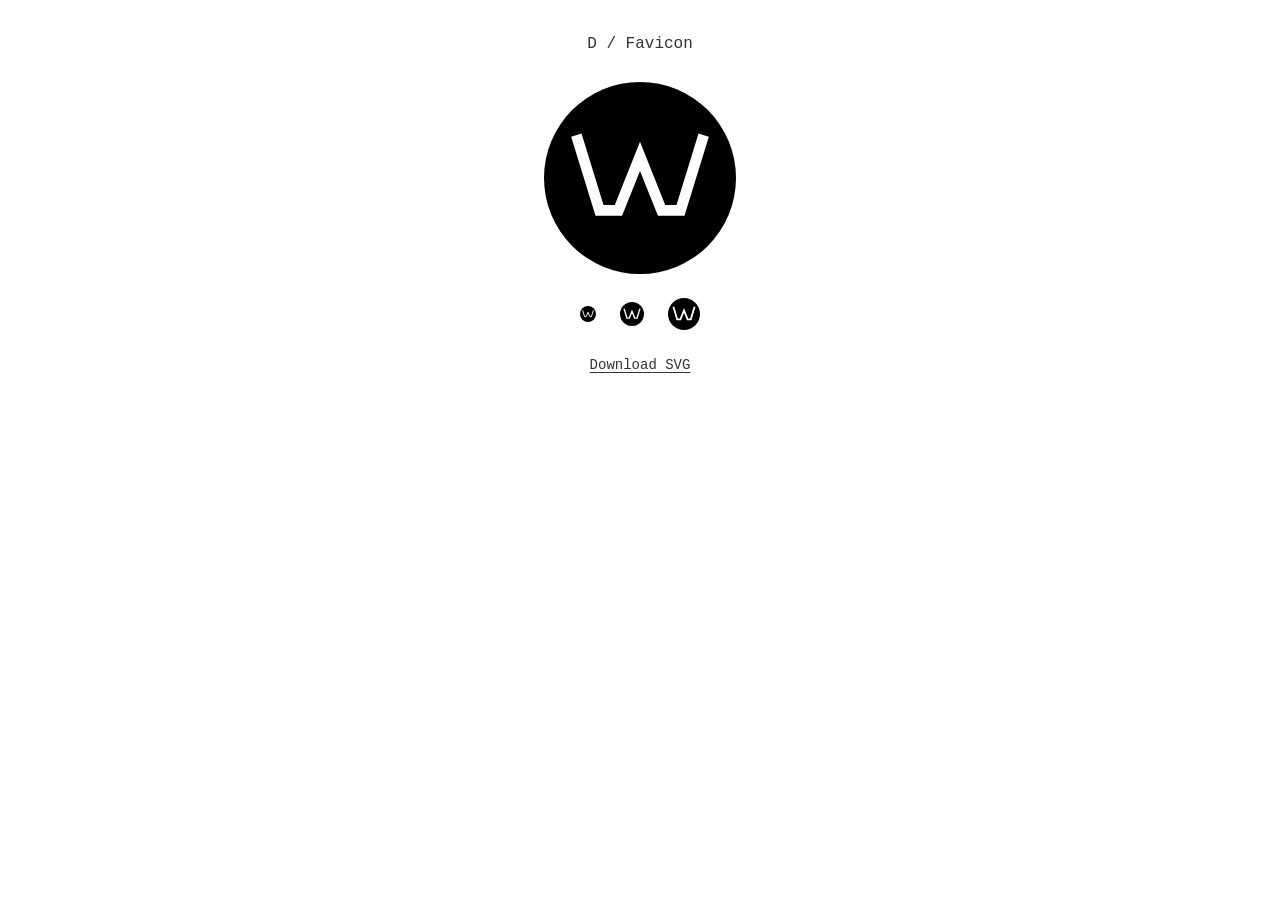
<file: brand/favicon-preview.html>
<!doctype html>
<html lang="en">
<head>
  <meta charset="utf-8">
  <meta name="viewport" content="width=device-width, initial-scale=1">
  <meta name="robots" content="noindex">
  <meta name="color-scheme" content="light">
  <title>D favicon | Wayner Barrios</title>
  <link rel="icon" type="image/svg+xml" href="/favicon.svg?v=07017545d8dc">
  <style>
    :root { color-scheme: light; }
    body { margin: 0; padding: 2rem; background: #fff; color: #333; font: .875rem/1.6 Consolas, "Liberation Mono", Menlo, monospace; }
    main { display: flex; flex-direction: column; align-items: center; gap: 1.5rem; }
    h1 { margin: 0; font-size: 1rem; font-weight: 400; }
    img { display: block; }
    .sizes { display: flex; align-items: center; gap: 1.5rem; }
    a { color: inherit; text-underline-offset: .2em; }
    a:focus-visible { outline: 2px solid #333; outline-offset: 4px; }
  </style>
</head>
<body>
  <main>
    <h1>D / Favicon</h1>
    <img src="/favicon.svg?v=07017545d8dc" width="192" height="192" alt="White trace W inside a black circle">
    <div class="sizes" aria-label="Favicon at 16, 24, and 32 pixels"><img src="/favicon.svg?v=07017545d8dc" width="16" height="16" alt="16px"><img src="/favicon.svg?v=07017545d8dc" width="24" height="24" alt="24px"><img src="/favicon.svg?v=07017545d8dc" width="32" height="32" alt="32px"></div>
    <a href="w-trace-circle.svg" download>Download SVG</a>
  </main>
</body>
</html>
</file>
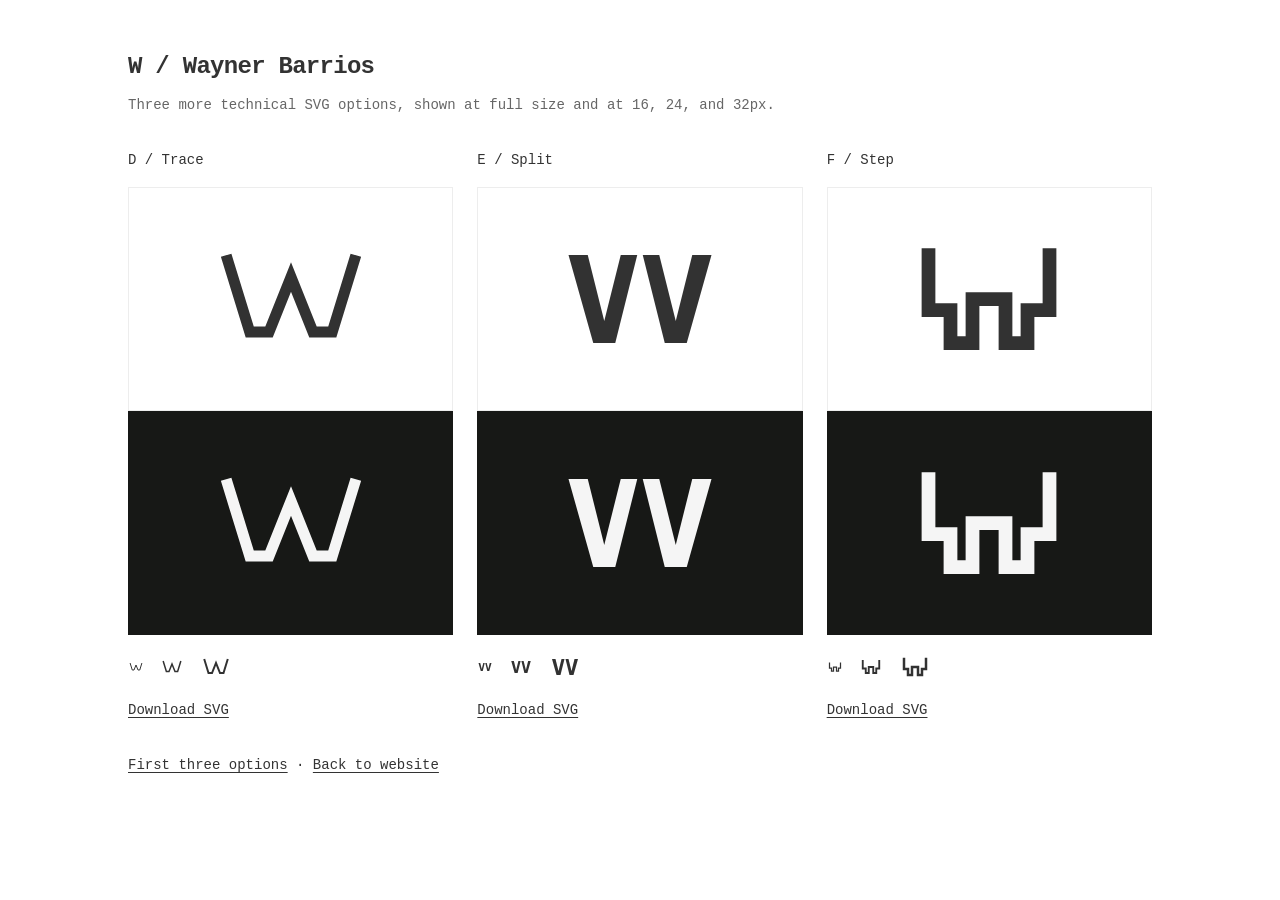
<file: brand/options-2.html>
<!doctype html>
<html lang="en">
<head>
  <meta charset="utf-8">
  <meta name="viewport" content="width=device-width, initial-scale=1">
  <meta name="robots" content="noindex">
  <meta name="color-scheme" content="light">
  <title>Technical W logo variants | Wayner Barrios</title>
  <link rel="icon" type="image/svg+xml" href="/favicon.svg?v=07017545d8dc">
  <style>
    :root { color-scheme: light; --paper: #fff; --ink: #333; --muted: #666; --dark: #171816; --line: #ededed; --space: 1.5rem; }
    * { box-sizing: border-box; }
    body { margin: 0; padding: 3rem; background: var(--paper); color: var(--ink); font: .875rem/1.6 Consolas, "Liberation Mono", Menlo, monospace; }
    main { max-width: 64rem; margin-inline: auto; }
    h1 { margin: 0 0 .5rem; font-size: 1.5rem; letter-spacing: -.03em; }
    p { margin: 0 0 2rem; color: var(--muted); }
    .variants { display: grid; grid-template-columns: repeat(3, minmax(0, 1fr)); gap: var(--space); }
    article { min-width: 0; }
    h2 { margin: 0 0 1rem; font-size: .875rem; font-weight: 400; }
    .swatch { display: grid; place-items: center; height: 14rem; border: 1px solid var(--line); }
    .swatch img { display: block; width: 11rem; height: 11rem; filter: brightness(0); opacity: .8; }
    .swatch.dark { border-color: var(--dark); background: var(--dark); }
    .swatch.dark img { filter: brightness(0) invert(.96); opacity: 1; }
    .sizes { display: flex; align-items: center; gap: 1rem; min-height: 4rem; }
    .sizes img { display: block; filter: brightness(0); opacity: .8; }
    a { color: inherit; text-decoration-thickness: 1px; text-underline-offset: .2em; }
    a:focus-visible { outline: 2px solid var(--ink); outline-offset: 4px; }
    footer { margin-top: 2rem; }
    @media (max-width: 42rem) { body { padding: var(--space); } .variants { grid-template-columns: 1fr; } }
  </style>
</head>
<body>
  <main>
    <h1>W / Wayner Barrios</h1>
    <p>Three more technical SVG options, shown at full size and at 16, 24, and 32px.</p>
    <div class="variants">
      <article aria-labelledby="trace-title">
        <h2 id="trace-title">D / Trace</h2>
        <div class="swatch"><img src="w-trace.svg" alt="Geometric W with flat steps"></div>
        <div class="swatch dark"><img src="w-trace.svg" alt="Trace W in light ink on dark"></div>
        <div class="sizes" aria-label="Trace W at small sizes"><img src="w-trace.svg" width="16" height="16" alt="16px"><img src="w-trace.svg" width="24" height="24" alt="24px"><img src="w-trace.svg" width="32" height="32" alt="32px"></div>
        <a href="w-trace.svg" download>Download SVG</a>
      </article>
      <article aria-labelledby="split-title">
        <h2 id="split-title">E / Split</h2>
        <div class="swatch"><img src="w-split.svg" alt="W formed from two separated geometric V shapes"></div>
        <div class="swatch dark"><img src="w-split.svg" alt="Split W in light ink on dark"></div>
        <div class="sizes" aria-label="Split W at small sizes"><img src="w-split.svg" width="16" height="16" alt="16px"><img src="w-split.svg" width="24" height="24" alt="24px"><img src="w-split.svg" width="32" height="32" alt="32px"></div>
        <a href="w-split.svg" download>Download SVG</a>
      </article>
      <article aria-labelledby="step-title">
        <h2 id="step-title">F / Step</h2>
        <div class="swatch"><img src="w-step.svg" alt="Stepped W drawn on a square grid"></div>
        <div class="swatch dark"><img src="w-step.svg" alt="Stepped W in light ink on dark"></div>
        <div class="sizes" aria-label="Stepped W at small sizes"><img src="w-step.svg" width="16" height="16" alt="16px"><img src="w-step.svg" width="24" height="24" alt="24px"><img src="w-step.svg" width="32" height="32" alt="32px"></div>
        <a href="w-step.svg" download>Download SVG</a>
      </article>
    </div>
    <footer><a href="preview.html">First three options</a> · <a href="/">Back to website</a></footer>
  </main>
</body>
</html>
</file>
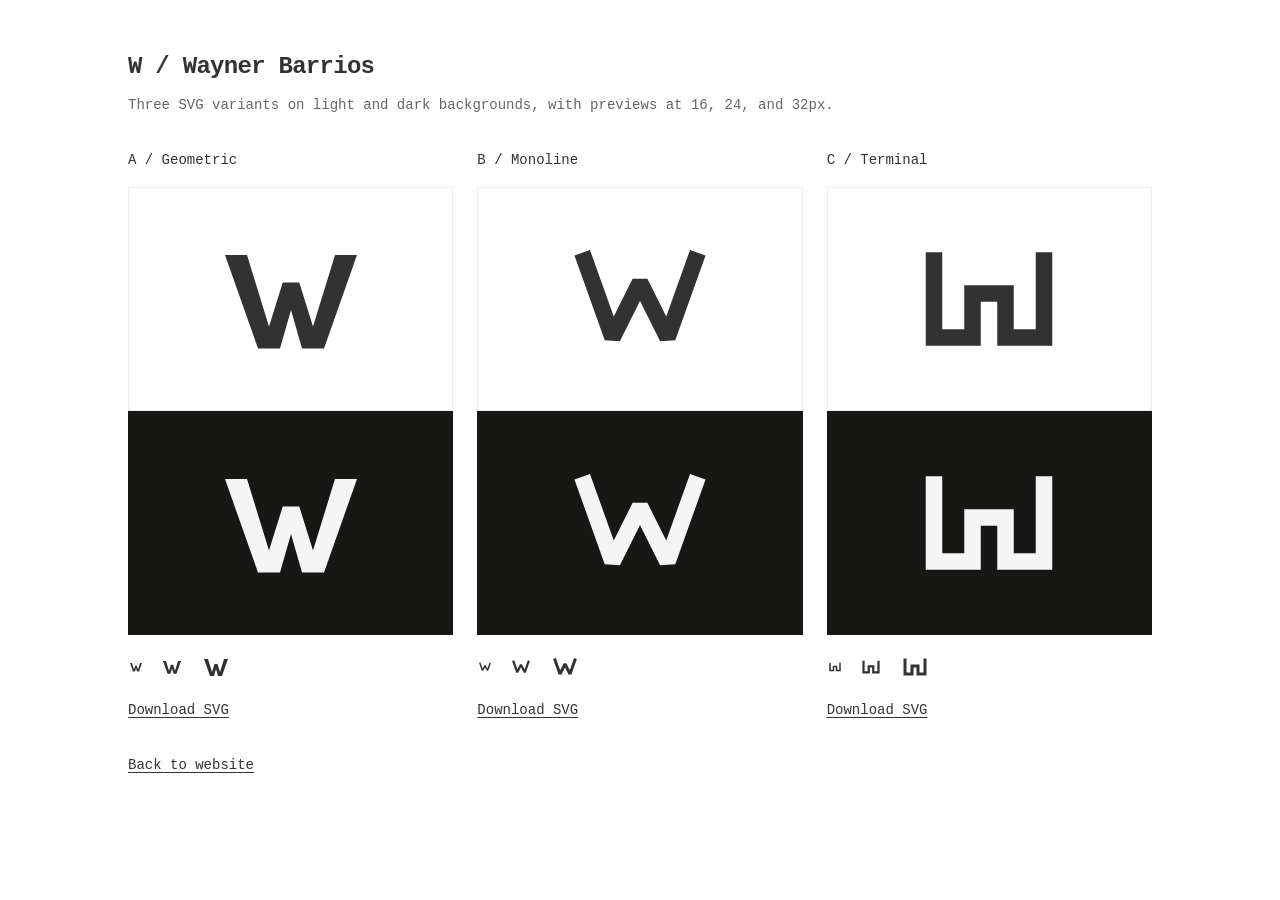
<file: brand/preview.html>
<!doctype html>
<html lang="en">
<head>
  <meta charset="utf-8">
  <meta name="viewport" content="width=device-width, initial-scale=1">
  <meta name="robots" content="noindex">
  <meta name="color-scheme" content="light">
  <title>W logo variants | Wayner Barrios</title>
  <link rel="icon" type="image/svg+xml" href="/favicon.svg?v=07017545d8dc">
  <style>
    :root { color-scheme: light; --paper: #fff; --ink: #333; --muted: #666; --dark: #171816; --line: #ededed; --space: 1.5rem; }
    * { box-sizing: border-box; }
    body { margin: 0; padding: 3rem; background: var(--paper); color: var(--ink); font: .875rem/1.6 Consolas, "Liberation Mono", Menlo, monospace; }
    main { max-width: 64rem; margin-inline: auto; }
    h1 { margin: 0 0 .5rem; font-size: 1.5rem; letter-spacing: -.03em; }
    p { margin: 0 0 2rem; color: var(--muted); }
    .variants { display: grid; grid-template-columns: repeat(3, minmax(0, 1fr)); gap: var(--space); }
    article { min-width: 0; }
    h2 { margin: 0 0 1rem; font-size: .875rem; font-weight: 400; }
    .swatch { display: grid; place-items: center; height: 14rem; border: 1px solid var(--line); }
    .swatch img { display: block; width: 11rem; height: 11rem; filter: brightness(0); opacity: .8; }
    .swatch.dark { border-color: var(--dark); background: var(--dark); }
    .swatch.dark img { filter: brightness(0) invert(.96); opacity: 1; }
    .sizes { display: flex; align-items: center; gap: 1rem; min-height: 4rem; }
    .sizes img { display: block; filter: brightness(0); opacity: .8; }
    a { color: inherit; text-decoration-thickness: 1px; text-underline-offset: .2em; }
    a:focus-visible { outline: 2px solid var(--ink); outline-offset: 4px; }
    footer { margin-top: 2rem; }
    @media (max-width: 42rem) { body { padding: var(--space); } .variants { grid-template-columns: 1fr; } }
  </style>
</head>
<body>
  <main>
    <h1>W / Wayner Barrios</h1>
    <p>Three SVG variants on light and dark backgrounds, with previews at 16, 24, and 32px.</p>
    <div class="variants">
      <article aria-labelledby="geometric-title">
        <h2 id="geometric-title">A / Geometric</h2>
        <div class="swatch"><img src="w-geometric.svg" alt="Geometric W with flat terminals"></div>
        <div class="swatch dark"><img src="w-geometric.svg" alt="Geometric W in light ink on dark"></div>
        <div class="sizes" aria-label="Geometric W at small sizes"><img src="w-geometric.svg" width="16" height="16" alt="16px"><img src="w-geometric.svg" width="24" height="24" alt="24px"><img src="w-geometric.svg" width="32" height="32" alt="32px"></div>
        <a href="w-geometric.svg" download>Download SVG</a>
      </article>
      <article aria-labelledby="monoline-title">
        <h2 id="monoline-title">B / Monoline</h2>
        <div class="swatch"><img src="w-monoline.svg" alt="Thin W drawn with one continuous line"></div>
        <div class="swatch dark"><img src="w-monoline.svg" alt="Monoline W in light ink on dark"></div>
        <div class="sizes" aria-label="Monoline W at small sizes"><img src="w-monoline.svg" width="16" height="16" alt="16px"><img src="w-monoline.svg" width="24" height="24" alt="24px"><img src="w-monoline.svg" width="32" height="32" alt="32px"></div>
        <a href="w-monoline.svg" download>Download SVG</a>
      </article>
      <article aria-labelledby="terminal-title">
        <h2 id="terminal-title">C / Terminal</h2>
        <div class="swatch"><img src="w-terminal.svg" alt="Squared W made from horizontal and vertical lines"></div>
        <div class="swatch dark"><img src="w-terminal.svg" alt="Terminal W in light ink on dark"></div>
        <div class="sizes" aria-label="Terminal W at small sizes"><img src="w-terminal.svg" width="16" height="16" alt="16px"><img src="w-terminal.svg" width="24" height="24" alt="24px"><img src="w-terminal.svg" width="32" height="32" alt="32px"></div>
        <a href="w-terminal.svg" download>Download SVG</a>
      </article>
    </div>
    <footer><a href="/">Back to website</a></footer>
  </main>
</body>
</html>
</file>
<file: style.css>
:root {
  color-scheme: light;
  --paper: #fff;
  --ink: #333;
  --muted: #606060;
  --line: #b1b1b1;
  --focus: #333;
  --font-mono: Consolas, "Liberation Mono", Menlo, monospace;
  --content: 37.5rem;
  --space-1: .25rem;
  --space-2: .5rem;
  --space-3: .75rem;
  --space-4: 1rem;
  --space-5: 1.5rem;
  --space-6: 2rem;
  --space-7: 3rem;
  --space-8: 4rem;
}

*, *::before, *::after { box-sizing: border-box; }
html { scroll-padding-top: var(--space-5); }

body {
  margin: 0;
  padding: var(--space-8) var(--space-5);
  background: var(--paper);
  color: var(--ink);
  font-family: var(--font-mono);
  font-size: .875rem;
  line-height: 1.6;
  -webkit-font-smoothing: antialiased;
  overflow-wrap: anywhere;
}

main, .site-header, .site-footer {
  width: 100%;
  max-width: var(--content);
  margin-inline: auto;
}

a {
  color: inherit;
  text-decoration: underline;
  text-decoration-color: var(--line);
  text-decoration-thickness: 1px;
  text-underline-offset: .2em;
}

a:hover { text-decoration-color: var(--ink); }
a:focus-visible, summary:focus-visible {
  outline: 2px solid var(--focus);
  outline-offset: 4px;
}

.skip-link {
  position: absolute;
  top: var(--space-4);
  left: var(--space-4);
  padding: var(--space-2) var(--space-3);
  background: var(--paper);
  transform: translateY(-200%);
}
.skip-link:focus { transform: translateY(0); }

h1, h2, h3 {
  color: var(--ink);
  font-family: inherit;
  line-height: 1.3;
  text-wrap: balance;
}
h1 {
  margin: 0 0 var(--space-5);
  font-size: 1.875rem;
  font-weight: 700;
  letter-spacing: -.04em;
}
h2 { margin: 0 0 var(--space-4); font-size: 1.125rem; }
h3 { margin: 0 0 var(--space-2); font-size: 1rem; }
p { margin: 0 0 var(--space-4); }
ul, ol { padding-inline-start: var(--space-6); }
img { max-width: 100%; height: auto; }

/* Compact profile, with the same nested-list structure as the reference. */
.profile { padding-inline: var(--space-6); }
.profile h1 { margin-inline-start: var(--space-2); }
.profile-navigation { margin: 0 0 var(--space-5) var(--space-2); }
.profile-list { margin: 0; padding-inline-start: var(--space-5); }
.profile-list > li { margin-block-end: var(--space-5); }
.profile-list > li:last-child { margin-block-end: 0; }
.profile-list p { margin: 0; }
.profile-list ul { margin-block: var(--space-2) 0; }
.profile-list ul li { margin-block: var(--space-1); }

/* Collection and project pages retain their complete, searchable content. */
.site-header {
  display: flex;
  flex-wrap: wrap;
  justify-content: space-between;
  align-items: baseline;
  gap: var(--space-4);
  margin-block-end: var(--space-7);
}
.wordmark { font-weight: 700; }
.site-header nav, .site-footer > div, .text-links, .breadcrumbs {
  display: flex;
  flex-wrap: wrap;
  align-items: baseline;
  gap: var(--space-2) var(--space-4);
}
.site-header nav, .breadcrumbs, .guide-kicker, .guide-byline,
.publication-meta, .authors, .publication-kicker, .section-note,
.project-proof, .project-tag, .site-footer { font-size: .8125rem; }
.breadcrumbs { margin-block-end: var(--space-5); }
.page-intro, .collection-context, .content-section { margin-block-end: var(--space-7); }
.page-intro > p:last-child, .case-copy > p:last-child { margin-block-end: 0; }
.guide-kicker, .guide-byline, .authors, .section-note,
.publication-meta, .project-proof, .project-tag, .site-footer { color: var(--muted); }
.guide-links { margin-block-start: var(--space-5); }
.section-heading { margin-block-end: var(--space-5); }
.section-title-line + .section-title-line::before { content: " "; }
.section-note { margin-block-start: var(--space-3); }
.publication, .project { margin-block-end: var(--space-6); }
.publication-meta { display: flex; gap: var(--space-2); margin-block-end: var(--space-2); }
.publication-kicker { margin-block-end: var(--space-2); }
.authors { margin-block-end: var(--space-2); }
.author-self { font-weight: 700; }
.text-links { margin-block-start: var(--space-3); }
.text-links .arrow-icon { display: none; }
.project { display: block; }
a.project { text-decoration: none; }
.project-copy, .project-name, .project-description { display: block; }
.project-name { margin: 0 0 var(--space-2); font-size: 1rem; font-weight: 700; }
a.project .project-name {
  text-decoration: underline;
  text-decoration-color: var(--line);
  text-decoration-thickness: 1px;
  text-underline-offset: .2em;
}
a.project:hover .project-name { text-decoration-color: var(--ink); }
.project-tag { font-weight: 400; }
.project-description { margin-block-end: var(--space-3); }
.project-proof { display: flex; flex-wrap: wrap; gap: var(--space-1) var(--space-2); margin-block-start: var(--space-3); }
.project-proof small { font-size: inherit; }
.project-proof small + .project-stat { margin-inline-start: var(--space-2); }
.all-publications { display: flex; flex-wrap: wrap; justify-content: space-between; gap: var(--space-2); }
.all-publications > span + span { color: var(--muted); }
.availability { margin-block: var(--space-7); }
.availability p { color: var(--muted); }
.availability .arrow-icon { display: none; }
.site-footer { margin-block-start: var(--space-7); }
.site-footer p { margin-block-end: var(--space-3); }
.site-footer > div { gap: var(--space-2) var(--space-3); }

@media (max-width: 40rem) {
  body { padding: var(--space-7) var(--space-5); }
  .profile { padding-inline: 0; }
  .profile h1 { margin-inline-start: 0; }
  .profile-navigation { margin-inline-start: 0; }
  .profile-list { padding-inline-start: var(--space-5); }
}

@media (prefers-reduced-motion: reduce) {
  html { scroll-behavior: auto; }
}
</file>
<file: blog/exact-cuda-projections/article.css>
.kernel-post .page-intro { margin-bottom: 2.5rem; }
.kernel-post .guide-kicker { margin-bottom: .75rem; }
.kernel-post .guide-byline { margin-top: 1.25rem; }
.kernel-post section { margin-bottom: 2.5rem; }
.kernel-post h2 { margin-bottom: 1rem; }
.kernel-post figure { margin: 1.75rem 0 2rem; }
.kernel-post figcaption, .chart-detail, .chart-note { font-size: .75rem; color: var(--muted); line-height: 1.6; }
.kernel-post figcaption { margin-top: .75rem; }
.kernel-post .formula { font-size: .9375rem; text-align: center; margin: 1.5rem 0; }
.kernel-post code { font-family: inherit; font-size: .8125rem; }
.kernel-post pre { margin: 1.25rem 0; padding: 1rem; border: 1px solid #dedede; background: #fafafa; overflow-x: auto; line-height: 1.65; }
.kernel-post pre code { font-size: .75rem; white-space: pre; overflow-wrap: normal; }
.code-label { margin-bottom: -.75rem; font-size: .6875rem; color: var(--muted); }
.chart-controls { display: flex; flex-wrap: wrap; align-items: end; gap: .75rem 1.25rem; margin: 1rem 0; }
.chart-controls label { display: grid; gap: .25rem; font-size: .75rem; }
.chart-controls select { font: inherit; font-size: .75rem; padding: .35rem 1.6rem .35rem .5rem; color: var(--ink); background: white; border: 1px solid var(--line); border-radius: 0; }
.chart-controls select:focus-visible, .chart-point:focus-visible { outline: 2px solid var(--focus); outline-offset: 3px; }
.plot { width: 100%; position: relative; }
.plot svg { display: block; width: 100%; height: auto; overflow: visible; font-family: var(--font-mono); }
.plot text { fill: var(--ink); }
.plot .tick { font-size: 10px; fill: var(--muted); }
.plot .shape-label { font-size: 11px; }
.plot .grid-line { stroke: #e8e8e8; stroke-width: .7; }
.plot .zero-line { stroke: #999; stroke-width: .8; }
.plot .threshold { stroke: #777; stroke-width: .8; stroke-dasharray: 4 4; }
.plot .interval { stroke-width: 1.1; }
.plot .chart-point { cursor: crosshair; }
.plot .chart-point { transition: opacity .12s ease; }
.plot.has-active .chart-point { opacity: .22; }
.plot.has-active .chart-point.is-active { opacity: 1; }
.plot .chart-point.is-active .interval { stroke: #23617d; stroke-width: 1.8; }
.plot .chart-point.is-active .point-marker { stroke: #23617d; }
.plot .chart-point.is-active circle.point-marker { fill: #23617d; }
.plot .row-highlight { fill: #f6f8f9; }
.plot .hover-guide { stroke: #7d9aa7; stroke-width: .8; stroke-dasharray: 2 3; }
.chart-tooltip { position: absolute; z-index: 5; width: 252px; max-width: 100%; padding: .8rem .9rem; border: 1px solid #b9b9b9; background: #fff; box-shadow: 0 5px 18px #00000014; pointer-events: none; font-size: .6875rem; line-height: 1.5; }
.chart-tooltip[hidden] { display: none; }
.tooltip-title { font-size: .6875rem; color: var(--muted); margin-bottom: .3rem; }
.tooltip-gain { font-size: 1.125rem; line-height: 1.3; color: var(--ink); }
.tooltip-ci { color: var(--muted); margin: .2rem 0 .65rem; }
.tooltip-metrics { display: grid; grid-template-columns: 1fr auto; column-gap: .65rem; row-gap: .2rem; margin: 0 0 .6rem; }
.tooltip-metrics dt, .tooltip-metrics dd { margin: 0; }
.tooltip-metrics dd { text-align: right; }
.tooltip-vendor, .tooltip-status, .tooltip-hint { overflow-wrap: anywhere; color: var(--muted); }
.tooltip-status { margin-top: .35rem; color: var(--ink); }
.tooltip-hint { margin-top: .5rem; font-size: .625rem; }
.chart-legend { display: flex; flex-wrap: wrap; gap: .3rem 1rem; font-size: .6875rem; color: var(--muted); margin: .5rem 0; }
.chart-legend span { display: inline-flex; gap: .35rem; align-items: center; }
.chart-legend i { display: inline-block; width: .5rem; height: .5rem; border-radius: 50%; background: var(--dot, #333); }
.chart-detail { display: block; min-height: 3.25rem; padding-top: .5rem; border-top: 1px solid #dedede; }
.chart-note { margin-top: .5rem; }
.data-links { display: flex; flex-wrap: wrap; gap: .5rem 1rem; font-size: .75rem; margin: 1.5rem 0; }
.kernel-post details { margin: 1.25rem 0; }
.kernel-post summary { cursor: pointer; font-size: .8125rem; }
.table-scroll { overflow-x: auto; margin-top: 1rem; }
.kernel-post table { width: 100%; border-collapse: collapse; font-size: .6875rem; line-height: 1.5; }
.kernel-post th, .kernel-post td { text-align: right; padding: .55rem .35rem; border-bottom: 1px solid #e4e4e4; white-space: nowrap; }
.kernel-post th:first-child, .kernel-post td:first-child { text-align: left; }
.kernel-post th { font-weight: normal; color: var(--muted); }
.kernel-post .scope { color: var(--muted); font-size: .8125rem; }
.kernel-post .closing-links { margin-top: 1.5rem; }
@media (max-width: 40rem) {
  .chart-controls { gap: .75rem; }
  .kernel-post pre { padding: .75rem; }
  .kernel-post h1 { font-size: 1.7rem; }
  .plot .shape-label { font-size: 12px; }
  .plot .tick { font-size: 11px; }
}
@media (prefers-reduced-motion: reduce) {
  .plot .chart-point { transition: none; }
}
</file>
